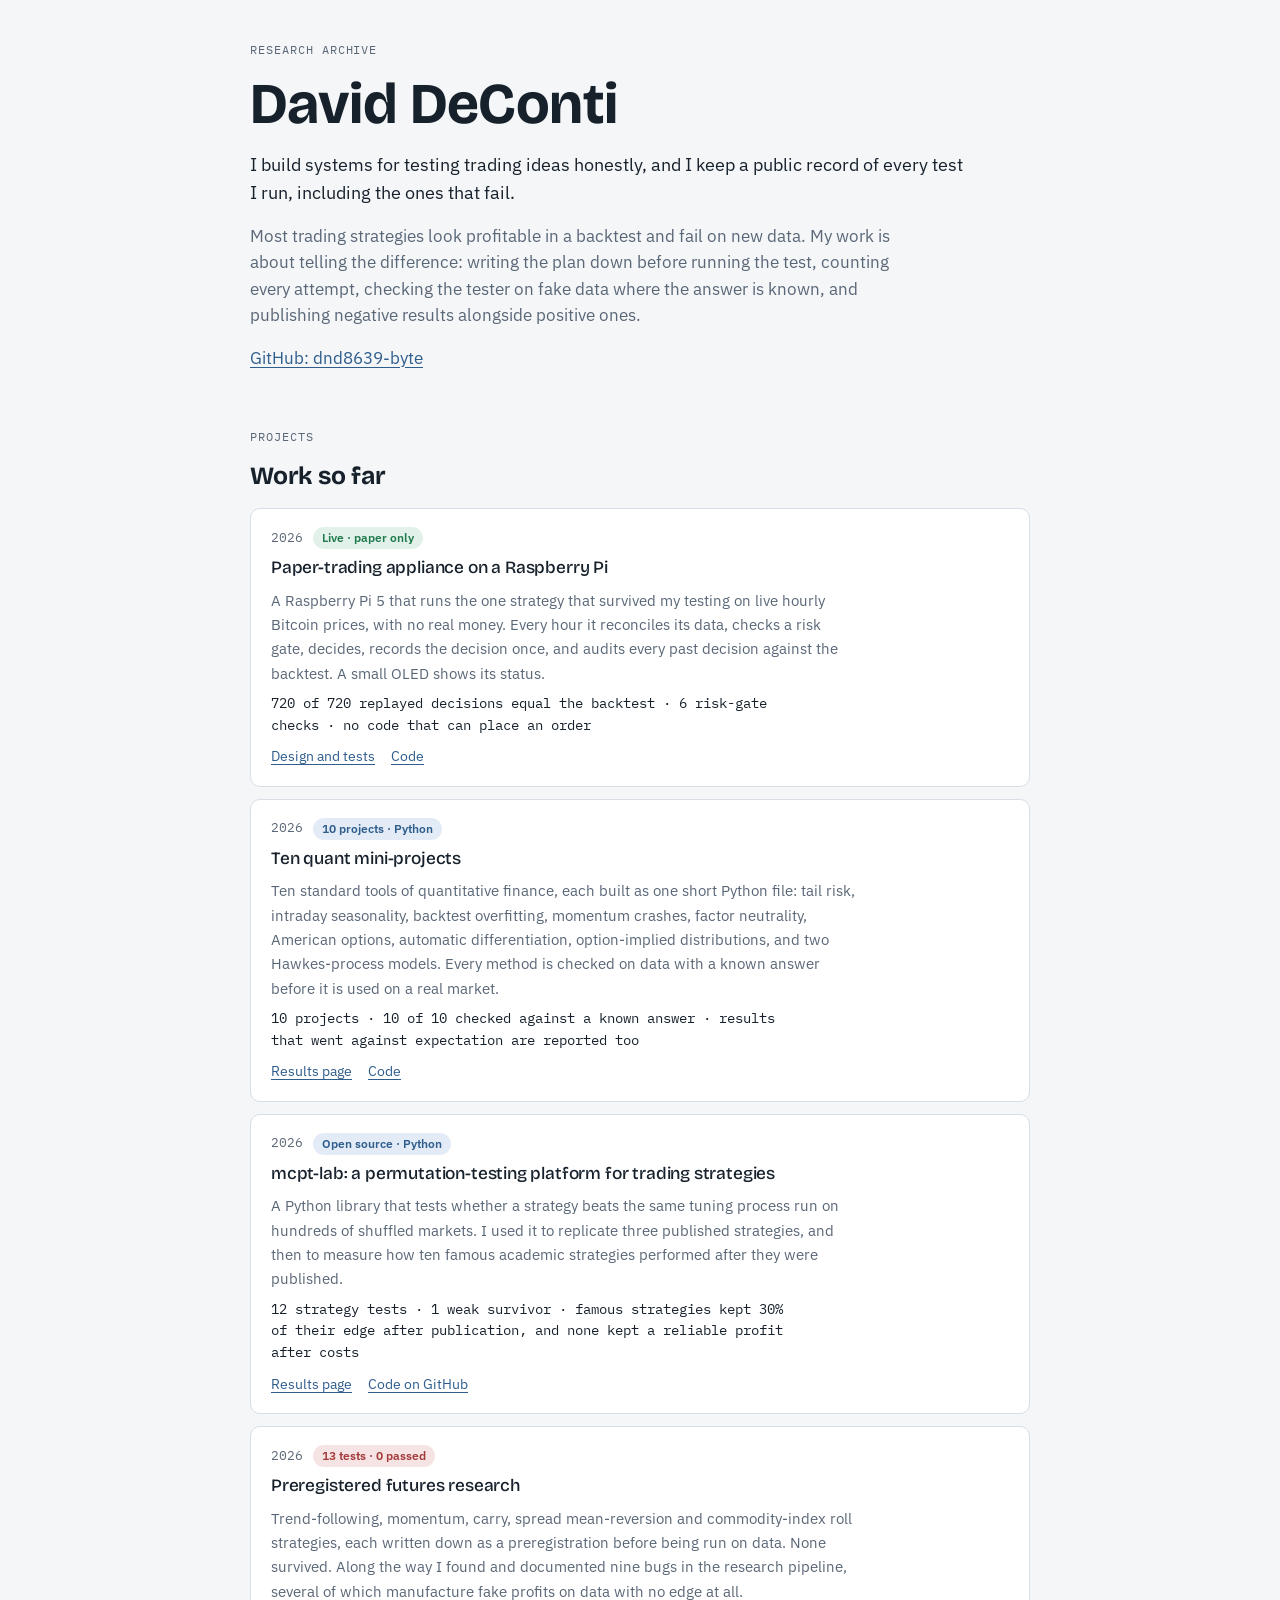
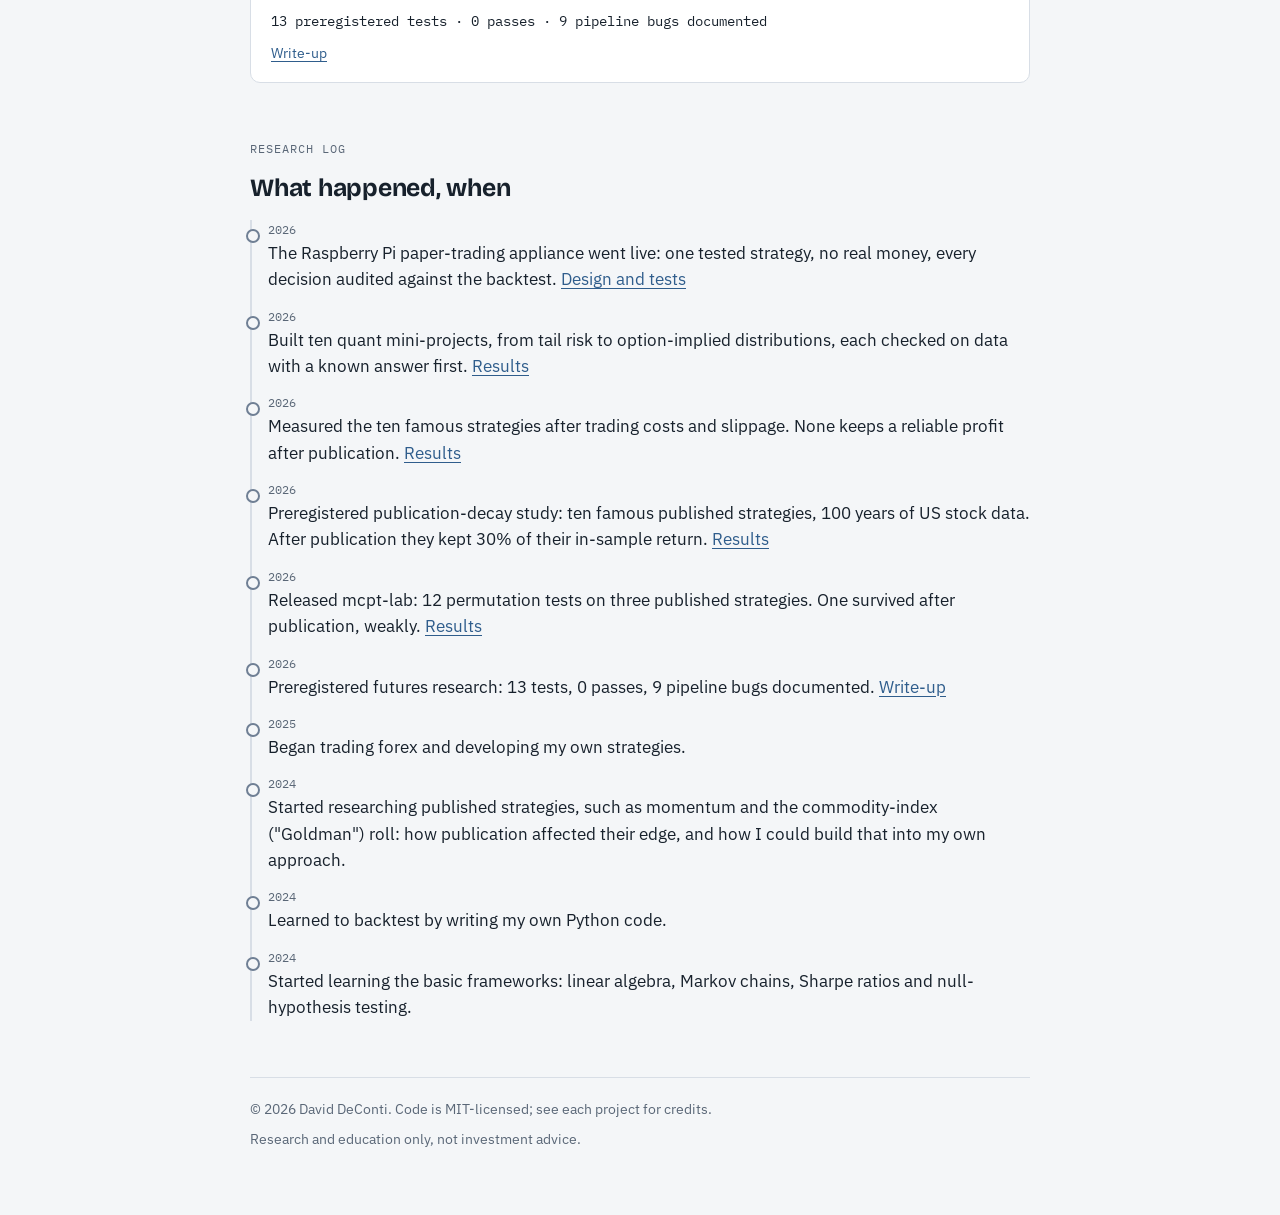
<file: index.html>
<!doctype html>
<html lang="en">
<head>
<meta charset="utf-8">
<meta name="viewport" content="width=device-width,initial-scale=1">
<title>David DeConti · Research archive</title>
<meta name="description" content="David DeConti's research archive: tools for testing trading strategies honestly, and a record of every test, including the failures.">
<link rel="preconnect" href="https://fonts.googleapis.com">
<link rel="preconnect" href="https://fonts.gstatic.com" crossorigin>
<link rel="stylesheet" href="https://fonts.googleapis.com/css2?family=Bricolage+Grotesque:opsz,wght@12..96,500;12..96,700&family=IBM+Plex+Mono:wght@400;500&family=IBM+Plex+Sans:ital,wght@0,400;0,500;0,600;1,400&display=swap">
<link rel="stylesheet" href="assets/site.css">
</head>
<body>
<main>
  <header style="display:flex;flex-direction:column;gap:16px">
    <div class="eyebrow">Research archive</div>
    <h1>David DeConti</h1>
    <!-- EDIT: add a sentence about yourself here (school, interests) whenever you like. -->
    <p class="lede">I build systems for testing trading ideas honestly, and I keep a public record of every test I run, including the ones that fail.</p>
    <p class="muted">Most trading strategies look profitable in a backtest and fail on new data. My work is about telling the difference: writing the plan down before running the test, counting every attempt, checking the tester on fake data where the answer is known, and publishing negative results alongside positive ones.</p>
    <p><a href="https://github.com/dnd8639-byte">GitHub: dnd8639-byte</a></p>
  </header>

  <section aria-labelledby="proj-h">
    <div class="eyebrow">Projects</div>
    <h2 id="proj-h">Work so far</h2>
    <ul class="projects">
      <!-- To add a project: copy one <li class="project"> block, paste it at the top, and edit it.
           New project pages go in their own folder; start from _template/index.html. -->
      <li class="project">
        <div class="meta"><span class="mono">2026</span><span class="pill pass">Live · paper only</span></div>
        <h3><a href="paper-trader/">Paper-trading appliance on a Raspberry Pi</a></h3>
        <p>A Raspberry Pi 5 that runs the one strategy that survived my testing on live hourly Bitcoin prices, with no real money. Every hour it reconciles its data, checks a risk gate, decides, records the decision once, and audits every past decision against the backtest. A small OLED shows its status.</p>
        <p class="stat">720 of 720 replayed decisions equal the backtest · 6 risk-gate checks · no code that can place an order</p>
        <div class="links"><a href="paper-trader/">Design and tests</a><a href="https://github.com/dnd8639-byte/dnd8639-byte.github.io/tree/main/paper-trader/code">Code</a></div>
      </li>
      <li class="project">
        <div class="meta"><span class="mono">2026</span><span class="pill info">10 projects · Python</span></div>
        <h3><a href="quant-projects/">Ten quant mini-projects</a></h3>
        <p>Ten standard tools of quantitative finance, each built as one short Python file: tail risk, intraday seasonality, backtest overfitting, momentum crashes, factor neutrality, American options, automatic differentiation, option-implied distributions, and two Hawkes-process models. Every method is checked on data with a known answer before it is used on a real market.</p>
        <p class="stat">10 projects · 10 of 10 checked against a known answer · results that went against expectation are reported too</p>
        <div class="links"><a href="quant-projects/">Results page</a><a href="https://github.com/dnd8639-byte/dnd8639-byte.github.io/tree/main/quant-projects/code">Code</a></div>
      </li>
      <li class="project">
        <div class="meta"><span class="mono">2026</span><span class="pill info">Open source · Python</span></div>
        <h3><a href="mcpt-lab/">mcpt-lab: a permutation-testing platform for trading strategies</a></h3>
        <p>A Python library that tests whether a strategy beats the same tuning process run on hundreds of shuffled markets. I used it to replicate three published strategies, and then to measure how ten famous academic strategies performed after they were published.</p>
        <p class="stat">12 strategy tests · 1 weak survivor · famous strategies kept 30% of their edge after publication, and none kept a reliable profit after costs</p>
        <div class="links"><a href="mcpt-lab/">Results page</a><a href="https://github.com/dnd8639-byte/mcpt-lab">Code on GitHub</a></div>
      </li>
      <li class="project">
        <div class="meta"><span class="mono">2026</span><span class="pill fail">13 tests · 0 passed</span></div>
        <h3><a href="futures-research/">Preregistered futures research</a></h3>
        <p>Trend-following, momentum, carry, spread mean-reversion and commodity-index roll strategies, each written down as a preregistration before being run on data. None survived. Along the way I found and documented nine bugs in the research pipeline, several of which manufacture fake profits on data with no edge at all.</p>
        <p class="stat">13 preregistered tests · 0 passes · 9 pipeline bugs documented</p>
        <div class="links"><a href="futures-research/">Write-up</a></div>
      </li>
    </ul>
  </section>

  <section aria-labelledby="log-h">
    <div class="eyebrow">Research log</div>
    <h2 id="log-h">What happened, when</h2>
    <!-- To add an entry: copy one <li> and put it at the top. Newest first. -->
    <ol class="log" reversed>
      <li><time datetime="2026">2026</time>The Raspberry Pi paper-trading appliance went live: one tested strategy, no real money, every decision audited against the backtest. <a href="paper-trader/">Design and tests</a></li>
      <li><time datetime="2026">2026</time>Built ten quant mini-projects, from tail risk to option-implied distributions, each checked on data with a known answer first. <a href="quant-projects/">Results</a></li>
      <li><time datetime="2026">2026</time>Measured the ten famous strategies after trading costs and slippage. None keeps a reliable profit after publication. <a href="mcpt-lab/#decay-h">Results</a></li>
      <li><time datetime="2026">2026</time>Preregistered publication-decay study: ten famous published strategies, 100 years of US stock data. After publication they kept 30% of their in-sample return. <a href="mcpt-lab/#decay-h">Results</a></li>
      <li><time datetime="2026">2026</time>Released mcpt-lab: 12 permutation tests on three published strategies. One survived after publication, weakly. <a href="mcpt-lab/">Results</a></li>
      <li><time datetime="2026">2026</time>Preregistered futures research: 13 tests, 0 passes, 9 pipeline bugs documented. <a href="futures-research/">Write-up</a></li>
      <li><time datetime="2025">2025</time>Began trading forex and developing my own strategies.</li>
      <li><time datetime="2024">2024</time>Started researching published strategies, such as momentum and the commodity-index ("Goldman") roll: how publication affected their edge, and how I could build that into my own approach.</li>
      <li><time datetime="2024">2024</time>Learned to backtest by writing my own Python code.</li>
      <li><time datetime="2024">2024</time>Started learning the basic frameworks: linear algebra, Markov chains, Sharpe ratios and null-hypothesis testing.</li>
    </ol>
  </section>

  <footer>
    <p>© 2026 David DeConti. Code is MIT-licensed; see each project for credits.</p>
    <p>Research and education only, not investment advice.</p>
  </footer>
</main>
</body>
</html>
</file>
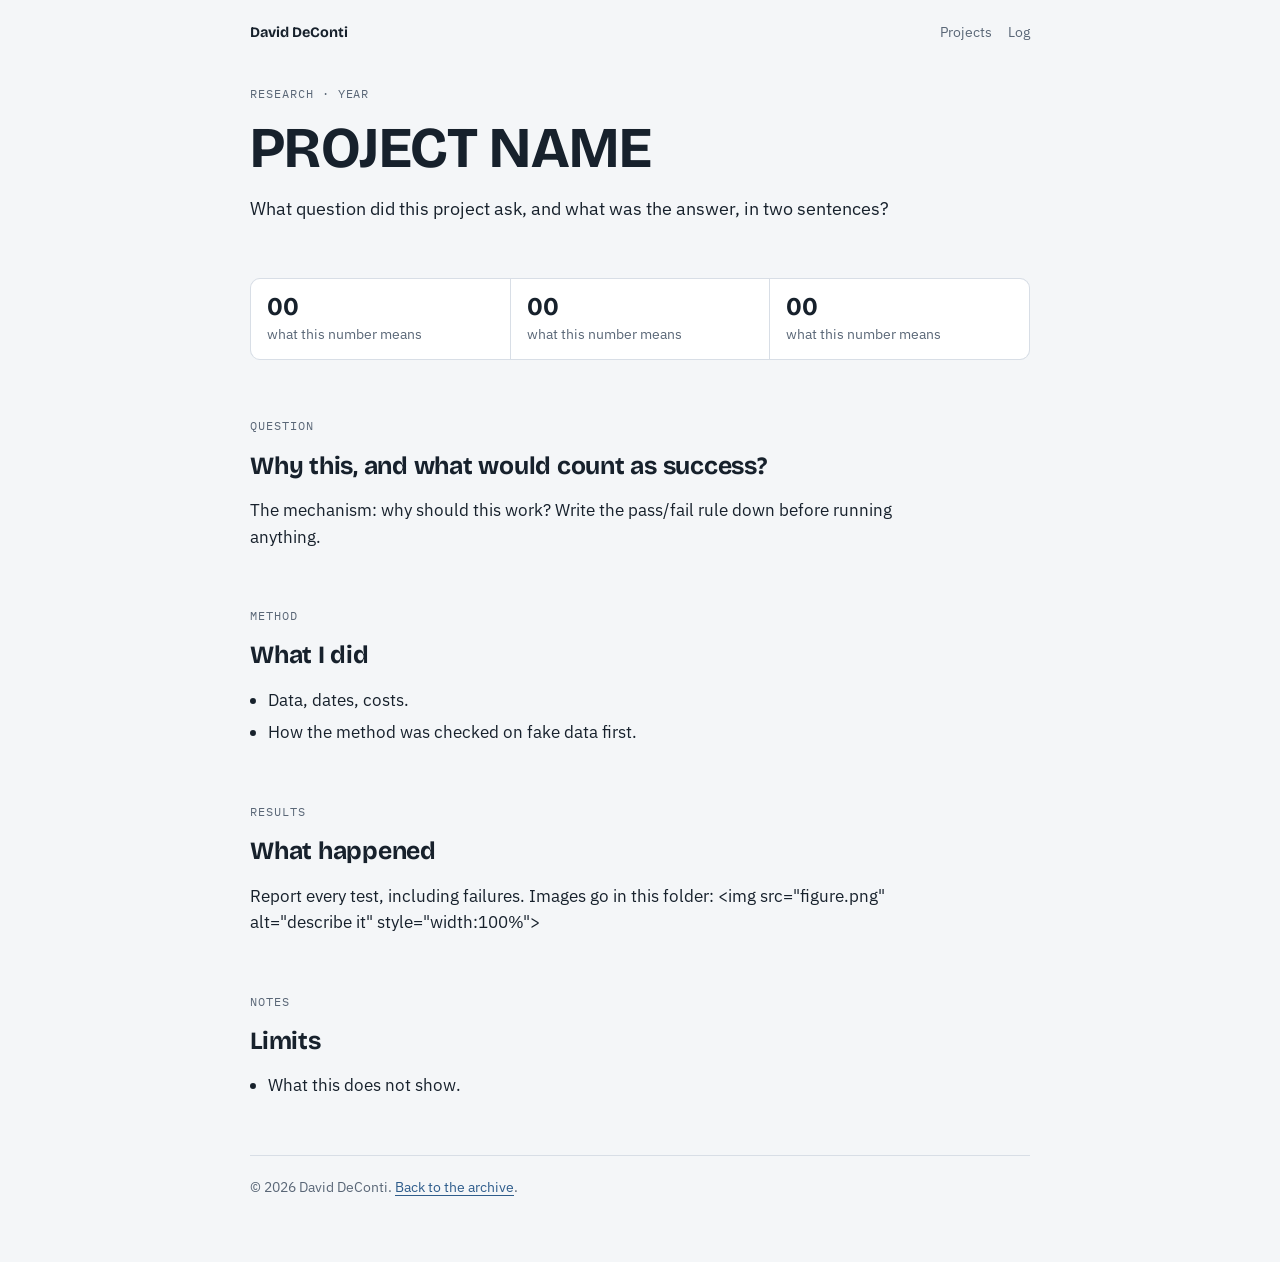
<file: _template/index.html>
<!doctype html>
<html lang="en">
<head>
<meta charset="utf-8">
<meta name="viewport" content="width=device-width,initial-scale=1">
<!-- EDIT: page title and one-sentence description -->
<title>PROJECT NAME · David DeConti</title>
<meta name="description" content="One sentence about this project.">
<link rel="preconnect" href="https://fonts.googleapis.com">
<link rel="preconnect" href="https://fonts.gstatic.com" crossorigin>
<link rel="stylesheet" href="https://fonts.googleapis.com/css2?family=Bricolage+Grotesque:opsz,wght@12..96,500;12..96,700&family=IBM+Plex+Mono:wght@400;500&family=IBM+Plex+Sans:ital,wght@0,400;0,500;0,600;1,400&display=swap">
<link rel="stylesheet" href="../assets/site.css">
</head>
<body>
<div class="topbar"><a href="../">David DeConti</a><nav><a href="../#proj-h">Projects</a><a href="../#log-h">Log</a></nav></div>
<main>
  <header style="display:flex;flex-direction:column;gap:16px">
    <div class="eyebrow">Research · YEAR</div>
    <h1>PROJECT NAME</h1>
    <p class="lede">What question did this project ask, and what was the answer, in two sentences?</p>
  </header>

  <!-- Optional: three headline numbers -->
  <div class="facts">
    <div class="fact"><b class="mono">00</b><span>what this number means</span></div>
    <div class="fact"><b class="mono">00</b><span>what this number means</span></div>
    <div class="fact"><b class="mono">00</b><span>what this number means</span></div>
  </div>

  <section aria-labelledby="q-h">
    <div class="eyebrow">Question</div>
    <h2 id="q-h">Why this, and what would count as success?</h2>
    <p>The mechanism: why should this work? Write the pass/fail rule down before running anything.</p>
  </section>

  <section aria-labelledby="m-h">
    <div class="eyebrow">Method</div>
    <h2 id="m-h">What I did</h2>
    <ul class="plain">
      <li>Data, dates, costs.</li>
      <li>How the method was checked on fake data first.</li>
    </ul>
  </section>

  <section aria-labelledby="r-h">
    <div class="eyebrow">Results</div>
    <h2 id="r-h">What happened</h2>
    <p>Report every test, including failures. Images go in this folder: &lt;img src="figure.png" alt="describe it" style="width:100%"&gt;</p>
  </section>

  <section aria-labelledby="l-h">
    <div class="eyebrow">Notes</div>
    <h2 id="l-h">Limits</h2>
    <ul class="plain"><li>What this does not show.</li></ul>
  </section>

  <footer>
    <p>© 2026 David DeConti. <a href="../">Back to the archive</a>.</p>
  </footer>
</main>
</body>
</html>
</file>
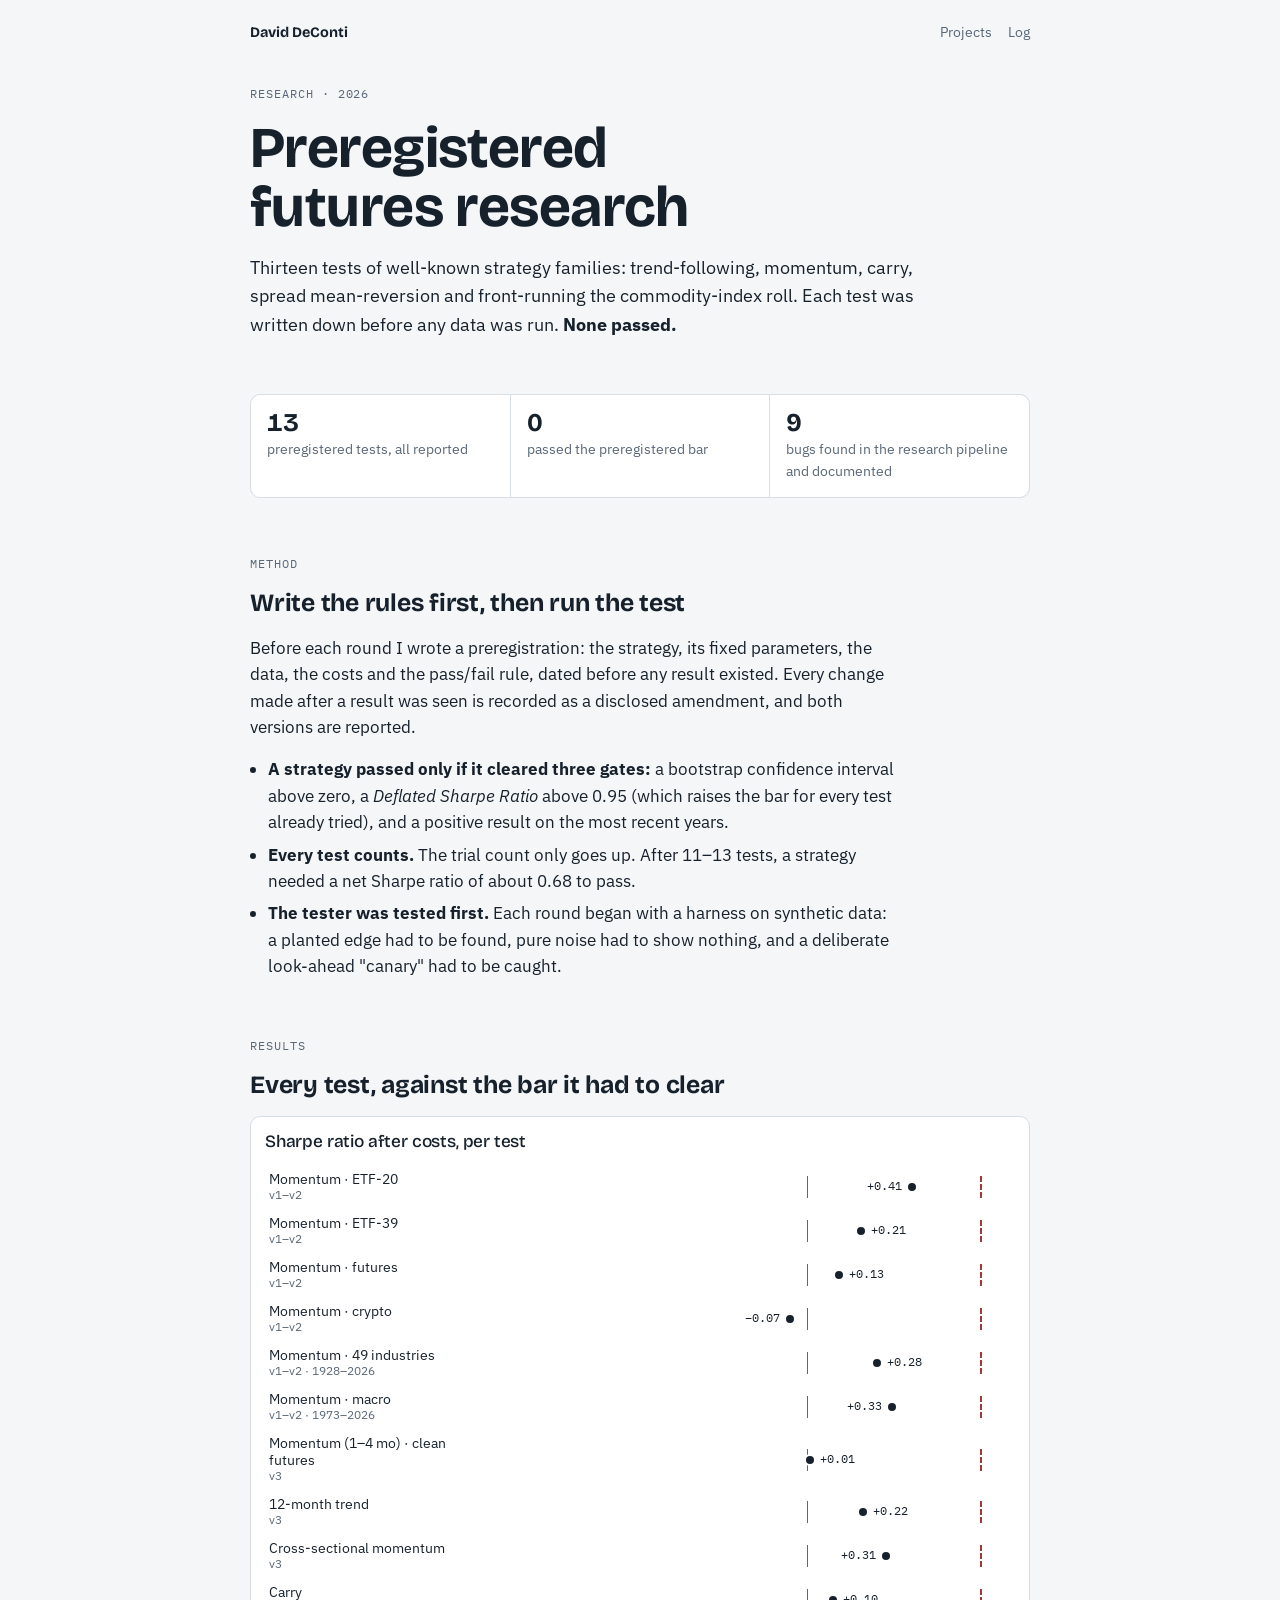
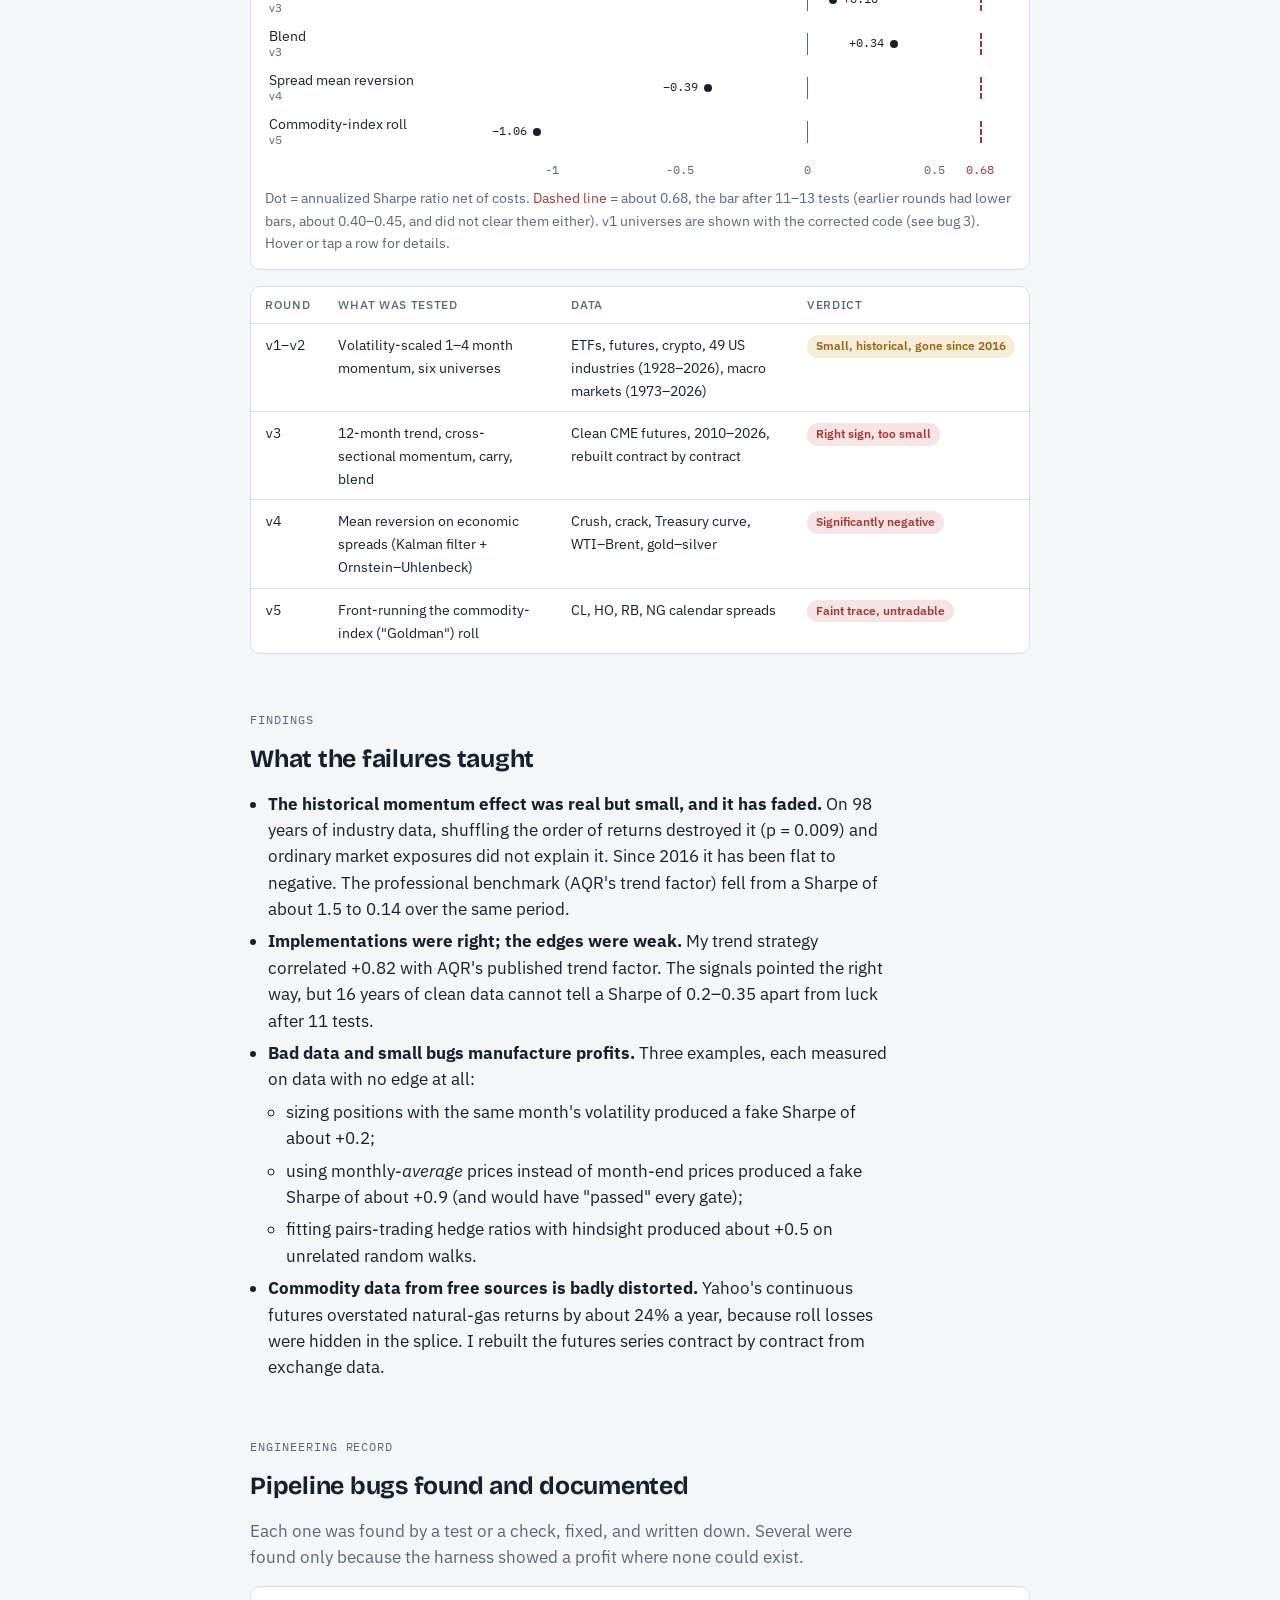
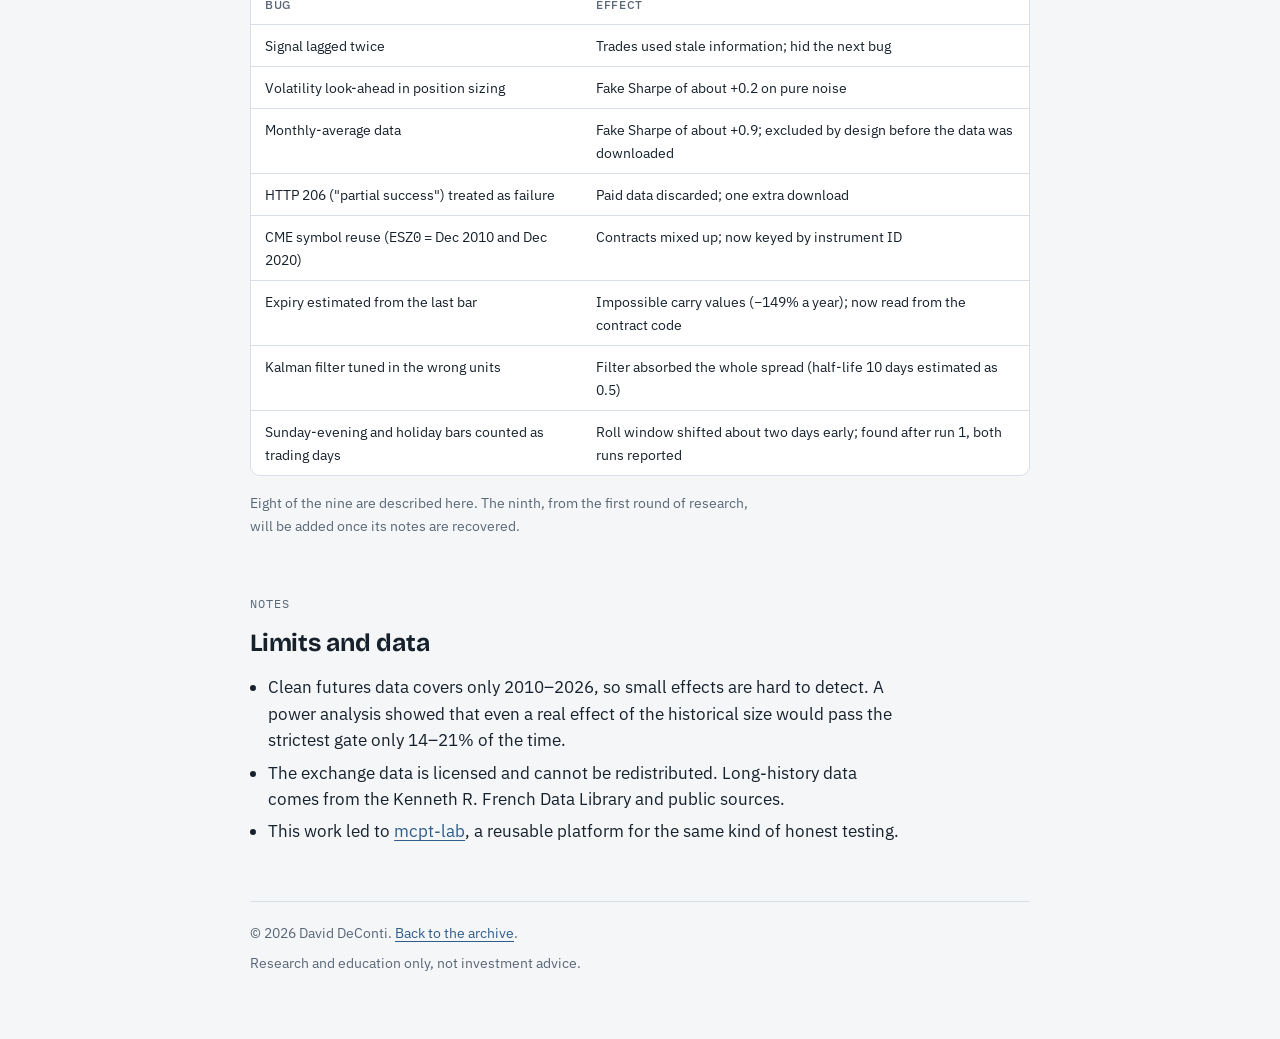
<file: futures-research/index.html>
<!doctype html>
<html lang="en">
<head>
<meta charset="utf-8">
<meta name="viewport" content="width=device-width,initial-scale=1">
<title>Preregistered futures research · David DeConti</title>
<meta name="description" content="Thirteen preregistered tests of trend, momentum, carry, spread and roll strategies on futures and long-history data. None passed. Nine pipeline bugs documented.">
<link rel="preconnect" href="https://fonts.googleapis.com">
<link rel="preconnect" href="https://fonts.gstatic.com" crossorigin>
<link rel="stylesheet" href="https://fonts.googleapis.com/css2?family=Bricolage+Grotesque:opsz,wght@12..96,500;12..96,700&family=IBM+Plex+Mono:wght@400;500&family=IBM+Plex+Sans:ital,wght@0,400;0,500;0,600;1,400&display=swap">
<link rel="stylesheet" href="../assets/site.css">
<style>
.srows{display:flex;flex-direction:column;gap:2px;margin-top:4px}
.srow{display:grid;grid-template-columns:minmax(150px,220px) 1fr;gap:12px;align-items:center;padding:5px 4px;border-radius:6px;outline:none}
.srow:hover,.srow:focus-visible{background:var(--accent-soft)}
.srow .nm{font-size:.86rem;line-height:1.25}
.srow .nm small{display:block;color:var(--muted);font-size:.74rem}
.track{position:relative;height:22px}
.track .zero{position:absolute;top:0;bottom:0;width:1px;background:var(--muted)}
.track .bar{position:absolute;top:0;bottom:0;width:0;border-left:2px dashed var(--fail)}
.track .dot{position:absolute;top:50%;width:12px;height:12px;margin:-6px 0 0 -6px;border-radius:50%;background:var(--ink);border:2px solid var(--surface)}
.track .val{position:absolute;top:1px;font-family:var(--mono);font-size:.72rem;color:var(--ink);white-space:nowrap}
.axis{display:grid;grid-template-columns:minmax(150px,220px) 1fr;gap:12px;padding:0 4px}
.axis .ticks{position:relative;height:18px;font-family:var(--mono);font-size:.72rem;color:var(--muted)}
.axis .ticks span{position:absolute;transform:translateX(-50%)}
@media (max-width:640px){.srow,.axis{grid-template-columns:1fr;gap:2px}.axis>div:first-child{display:none}}
</style>
</head>
<body>
<div class="topbar"><a href="../">David DeConti</a><nav><a href="../#proj-h">Projects</a><a href="../#log-h">Log</a></nav></div>
<main>
  <header style="display:flex;flex-direction:column;gap:16px">
    <div class="eyebrow">Research · 2026</div>
    <h1>Preregistered futures research</h1>
    <p class="lede">Thirteen tests of well-known strategy families: trend-following, momentum, carry, spread mean-reversion and front-running the commodity-index roll. Each test was written down before any data was run. <strong>None passed.</strong></p>
  </header>

  <div class="facts">
    <div class="fact"><b class="mono">13</b><span>preregistered tests, all reported</span></div>
    <div class="fact"><b class="mono">0</b><span>passed the preregistered bar</span></div>
    <div class="fact"><b class="mono">9</b><span>bugs found in the research pipeline and documented</span></div>
  </div>

  <section aria-labelledby="how-h">
    <div class="eyebrow">Method</div>
    <h2 id="how-h">Write the rules first, then run the test</h2>
    <p>Before each round I wrote a preregistration: the strategy, its fixed parameters, the data, the costs and the pass/fail rule, dated before any result existed. Every change made after a result was seen is recorded as a disclosed amendment, and both versions are reported.</p>
    <ul class="plain">
      <li><strong>A strategy passed only if it cleared three gates:</strong> a bootstrap confidence interval above zero, a <em>Deflated Sharpe Ratio</em> above 0.95 (which raises the bar for every test already tried), and a positive result on the most recent years.</li>
      <li><strong>Every test counts.</strong> The trial count only goes up. After 11–13 tests, a strategy needed a net Sharpe ratio of about 0.68 to pass.</li>
      <li><strong>The tester was tested first.</strong> Each round began with a harness on synthetic data: a planted edge had to be found, pure noise had to show nothing, and a deliberate look-ahead "canary" had to be caught.</li>
    </ul>
  </section>

  <section aria-labelledby="res-h">
    <div class="eyebrow">Results</div>
    <h2 id="res-h">Every test, against the bar it had to clear</h2>
    <div class="chart">
      <h3>Sharpe ratio after costs, per test</h3>
      <div class="srows" id="srows" role="list"></div>
      <div class="axis"><div></div><div class="ticks" id="ticks"></div></div>
      <div class="tip" id="stip" hidden></div>
      <div class="caption">Dot = annualized Sharpe ratio net of costs. <span style="color:var(--fail)">Dashed line</span> = about 0.68, the bar after 11–13 tests (earlier rounds had lower bars, about 0.40–0.45, and did not clear them either). v1 universes are shown with the corrected code (see bug 3). Hover or tap a row for details.</div>
    </div>
    <div class="tablewrap"><table>
      <thead><tr><th>Round</th><th>What was tested</th><th>Data</th><th>Verdict</th></tr></thead>
      <tbody>
        <tr><td class="mono">v1–v2</td><td>Volatility-scaled 1–4 month momentum, six universes</td><td>ETFs, futures, crypto, 49 US industries (1928–2026), macro markets (1973–2026)</td><td><span class="pill warn">Small, historical, gone since 2016</span></td></tr>
        <tr><td class="mono">v3</td><td>12-month trend, cross-sectional momentum, carry, blend</td><td>Clean CME futures, 2010–2026, rebuilt contract by contract</td><td><span class="pill fail">Right sign, too small</span></td></tr>
        <tr><td class="mono">v4</td><td>Mean reversion on economic spreads (Kalman filter + Ornstein–Uhlenbeck)</td><td>Crush, crack, Treasury curve, WTI–Brent, gold–silver</td><td><span class="pill fail">Significantly negative</span></td></tr>
        <tr><td class="mono">v5</td><td>Front-running the commodity-index ("Goldman") roll</td><td>CL, HO, RB, NG calendar spreads</td><td><span class="pill fail">Faint trace, untradable</span></td></tr>
      </tbody>
    </table></div>
  </section>

  <section aria-labelledby="learn-h">
    <div class="eyebrow">Findings</div>
    <h2 id="learn-h">What the failures taught</h2>
    <ul class="plain">
      <li><strong>The historical momentum effect was real but small, and it has faded.</strong> On 98 years of industry data, shuffling the order of returns destroyed it (p = 0.009) and ordinary market exposures did not explain it. Since 2016 it has been flat to negative. The professional benchmark (AQR's trend factor) fell from a Sharpe of about 1.5 to 0.14 over the same period.</li>
      <li><strong>Implementations were right; the edges were weak.</strong> My trend strategy correlated +0.82 with AQR's published trend factor. The signals pointed the right way, but 16 years of clean data cannot tell a Sharpe of 0.2–0.35 apart from luck after 11 tests.</li>
      <li><strong>Bad data and small bugs manufacture profits.</strong> Three examples, each measured on data with no edge at all:
        <ul class="plain" style="margin-top:6px">
          <li>sizing positions with the same month's volatility produced a fake Sharpe of about +0.2;</li>
          <li>using monthly-<em>average</em> prices instead of month-end prices produced a fake Sharpe of about +0.9 (and would have "passed" every gate);</li>
          <li>fitting pairs-trading hedge ratios with hindsight produced about +0.5 on unrelated random walks.</li>
        </ul>
      </li>
      <li><strong>Commodity data from free sources is badly distorted.</strong> Yahoo's continuous futures overstated natural-gas returns by about 24% a year, because roll losses were hidden in the splice. I rebuilt the futures series contract by contract from exchange data.</li>
    </ul>
  </section>

  <section aria-labelledby="bugs-h">
    <div class="eyebrow">Engineering record</div>
    <h2 id="bugs-h">Pipeline bugs found and documented</h2>
    <p class="muted">Each one was found by a test or a check, fixed, and written down. Several were found only because the harness showed a profit where none could exist.</p>
    <div class="tablewrap"><table>
      <thead><tr><th>Bug</th><th>Effect</th></tr></thead>
      <tbody>
        <tr><td>Signal lagged twice</td><td>Trades used stale information; hid the next bug</td></tr>
        <tr><td>Volatility look-ahead in position sizing</td><td>Fake Sharpe of about +0.2 on pure noise</td></tr>
        <tr><td>Monthly-average data</td><td>Fake Sharpe of about +0.9; excluded by design before the data was downloaded</td></tr>
        <tr><td>HTTP 206 ("partial success") treated as failure</td><td>Paid data discarded; one extra download</td></tr>
        <tr><td>CME symbol reuse (<span class="mono">ESZ0</span> = Dec 2010 and Dec 2020)</td><td>Contracts mixed up; now keyed by instrument ID</td></tr>
        <tr><td>Expiry estimated from the last bar</td><td>Impossible carry values (−149% a year); now read from the contract code</td></tr>
        <tr><td>Kalman filter tuned in the wrong units</td><td>Filter absorbed the whole spread (half-life 10 days estimated as 0.5)</td></tr>
        <tr><td>Sunday-evening and holiday bars counted as trading days</td><td>Roll window shifted about two days early; found after run 1, both runs reported</td></tr>
      </tbody>
    </table></div>
    <p class="caption">Eight of the nine are described here. The ninth, from the first round of research, will be added once its notes are recovered.</p>
  </section>

  <section aria-labelledby="notes-h">
    <div class="eyebrow">Notes</div>
    <h2 id="notes-h">Limits and data</h2>
    <ul class="plain">
      <li>Clean futures data covers only 2010–2026, so small effects are hard to detect. A power analysis showed that even a real effect of the historical size would pass the strictest gate only 14–21% of the time.</li>
      <li>The exchange data is licensed and cannot be redistributed. Long-history data comes from the Kenneth R. French Data Library and public sources.</li>
      <li>This work led to <a href="../mcpt-lab/">mcpt-lab</a>, a reusable platform for the same kind of honest testing.</li>
    </ul>
  </section>

  <footer>
    <p>© 2026 David DeConti. <a href="../">Back to the archive</a>.</p>
    <p>Research and education only, not investment advice.</p>
  </footer>
</main>
<script>
// Net Sharpe per preregistered test. Source: RESULTS_v2.md ... RESULTS_v5.md
const TESTS = [
  ["v1–v2", "Momentum · ETF-20", "", 0.411, "v1 universe, rerun with corrected (causal) code"],
  ["v1–v2", "Momentum · ETF-39", "", 0.213, "v1 universe, corrected code"],
  ["v1–v2", "Momentum · futures", "", 0.127, "v1 universe, corrected code"],
  ["v1–v2", "Momentum · crypto", "", -0.065, "v1 universe, corrected code"],
  ["v1–v2", "Momentum · 49 industries", "1928–2026", 0.275, "95% CI +0.05 to +0.50; Deflated Sharpe 0.70 (needed 0.95); −0.14 since 2016"],
  ["v1–v2", "Momentum · macro", "1973–2026", 0.334, "95% CI +0.06 to +0.60; Deflated Sharpe 0.80; −0.35 since 2016"],
  ["v3", "Momentum (1–4 mo) · clean futures", "", 0.01, "Same strategy on clean CME data: gone"],
  ["v3", "12-month trend", "", 0.22, "+0.42 before costs; correlates +0.82 with AQR's trend factor"],
  ["v3", "Cross-sectional momentum", "", 0.31, "+0.50 before costs"],
  ["v3", "Carry", "", 0.10, "+0.40 before costs"],
  ["v3", "Blend", "", 0.34, "Best of the round; needed about 0.68"],
  ["v4", "Spread mean reversion", "", -0.39, "−0.07 before costs; significantly negative after"],
  ["v5", "Commodity-index roll", "", -1.06, "+0.18 before costs; the corrected run (run 1: −1.76)"],
];
const lo = -1.2, hi = 0.8, BAR = 0.68, pct = v => (v - lo) / (hi - lo) * 100;
const box = document.getElementById("srows"), tip = document.getElementById("stip"), wrap = box.parentElement;
const fmt = v => (v >= 0 ? "+" : "−") + Math.abs(v).toFixed(2);
TESTS.forEach(([round, name, sub, v, note]) => {
  const r = document.createElement("div"); r.className = "srow"; r.tabIndex = 0; r.setAttribute("role", "listitem");
  r.setAttribute("aria-label", `${round} ${name}: Sharpe ${fmt(v)}. ${note}`);
  const right = v < 0 || v > 0.3;     // label left of the dot when it would hit the zero line or the bar
  r.innerHTML = `<div class="nm">${name}<small>${round}${sub ? " · " + sub : ""}</small></div>
    <div class="track"><div class="zero" style="left:${pct(0)}%"></div><div class="bar" style="left:${pct(BAR)}%"></div>
    <div class="dot" style="left:${pct(v)}%"></div>
    <span class="val" style="${right ? `right:calc(${100 - pct(v)}% + 10px)` : `left:calc(${pct(v)}% + 10px)`}">${fmt(v)}</span></div>`;
  const show = e => {
    tip.innerHTML = `<b>${name}</b> · ${round}<br><span class="mono">net Sharpe ${fmt(v)}</span><br>${note}`;
    tip.hidden = false;
    const wb = wrap.getBoundingClientRect(), rb = r.getBoundingClientRect();
    const x = (e && e.clientX ? e.clientX : rb.left + 60) - wb.left, y = (e && e.clientY ? e.clientY : rb.bottom - 8) - wb.top;
    tip.style.left = Math.max(4, Math.min(wrap.clientWidth - tip.offsetWidth - 4, x + 14)) + "px";
    tip.style.top = (y + 14) + "px";
  };
  r.addEventListener("pointermove", show); r.addEventListener("focus", () => show());
  r.addEventListener("pointerleave", () => tip.hidden = true); r.addEventListener("blur", () => tip.hidden = true);
  box.appendChild(r);
});
const ticks = document.getElementById("ticks");
[-1, -0.5, 0, 0.5].forEach(v => ticks.insertAdjacentHTML("beforeend", `<span style="left:${pct(v)}%">${v}</span>`));
ticks.insertAdjacentHTML("beforeend", `<span style="left:${pct(BAR)}%;color:var(--fail)">0.68</span>`);
</script>
</body>
</html>
</file>
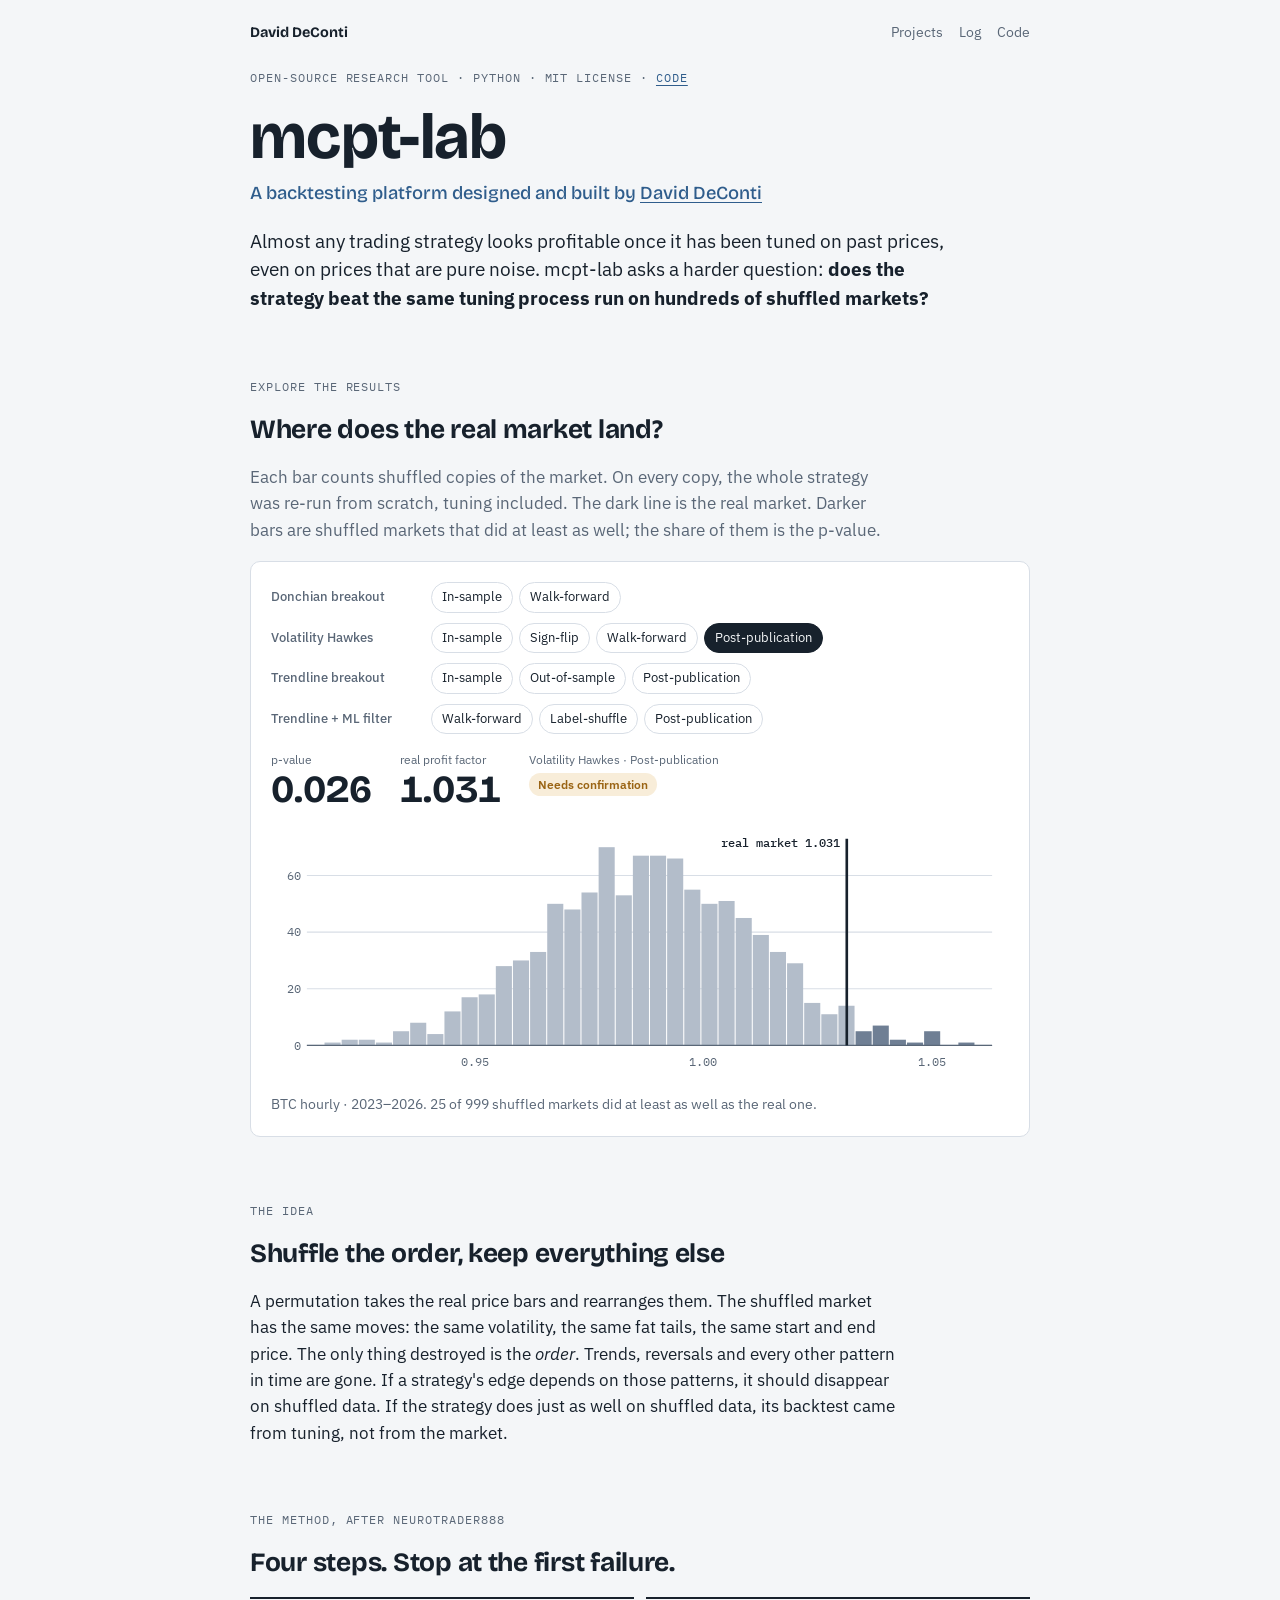
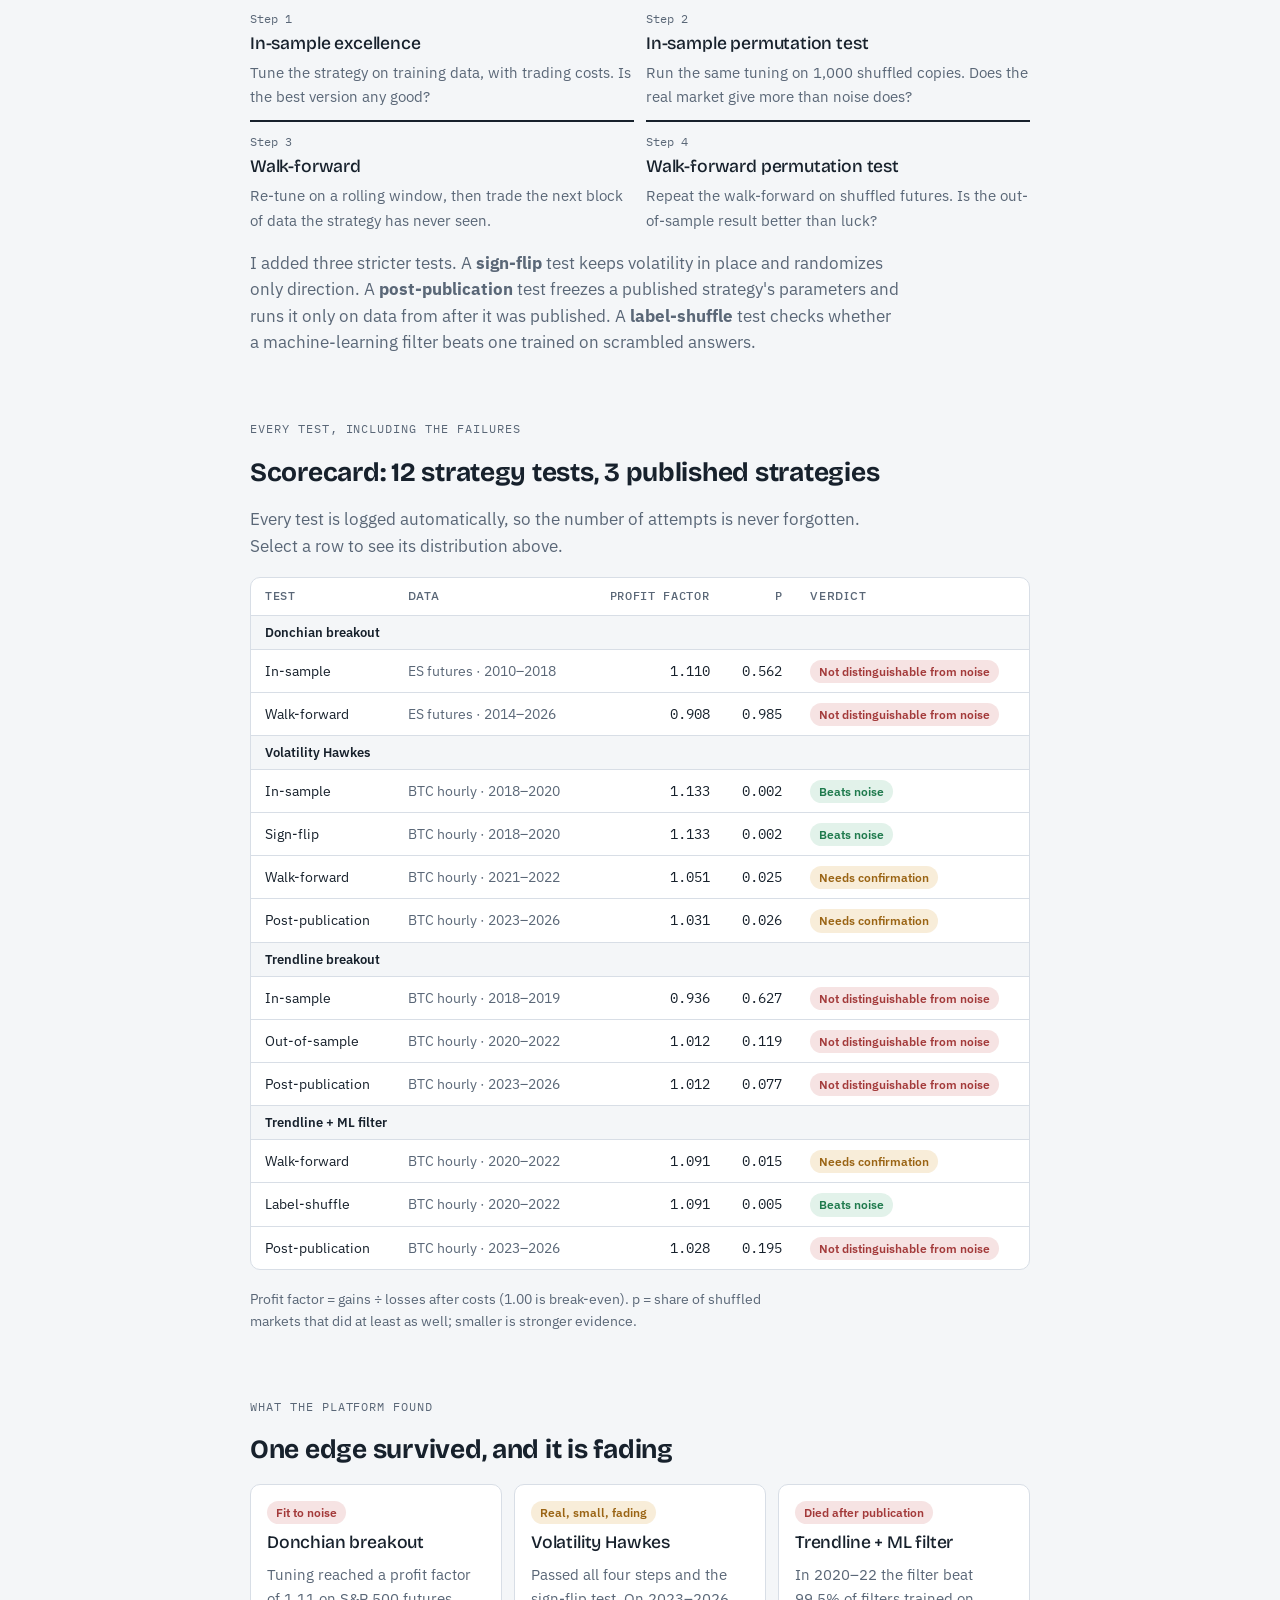
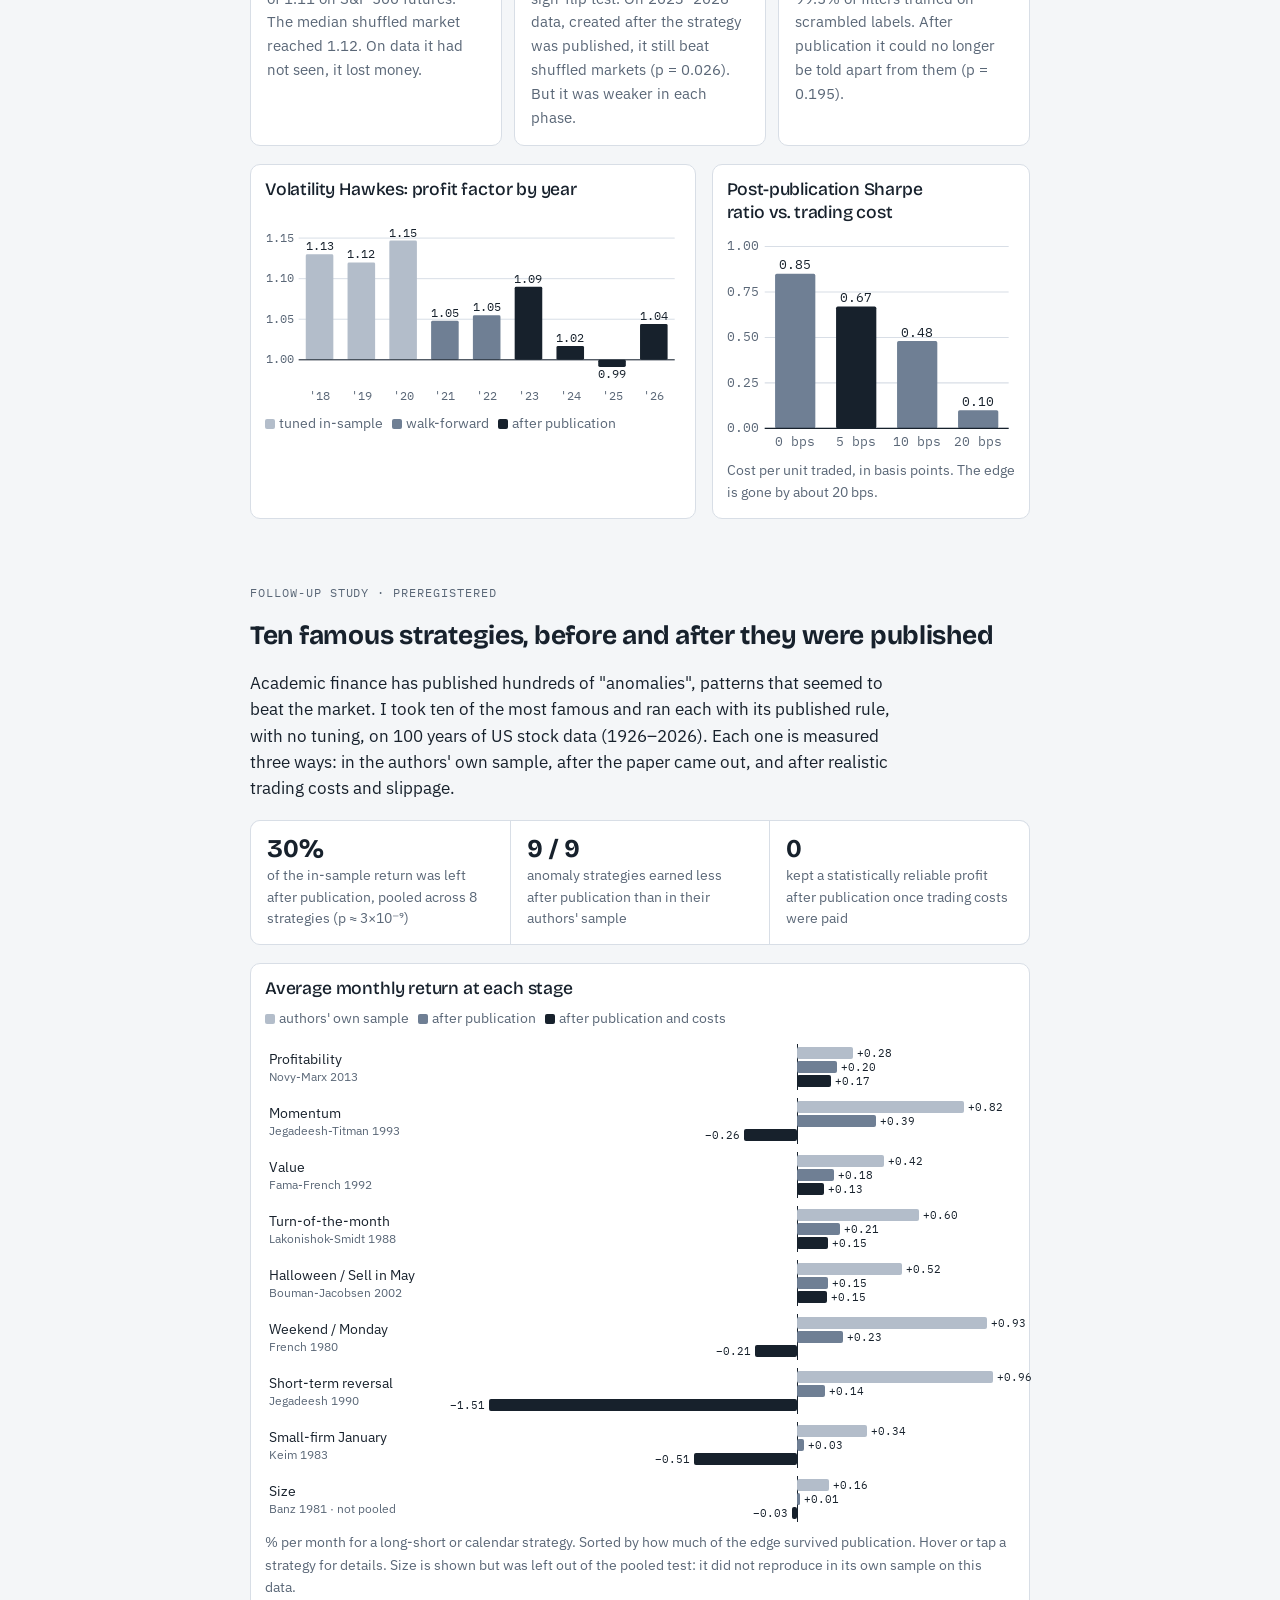
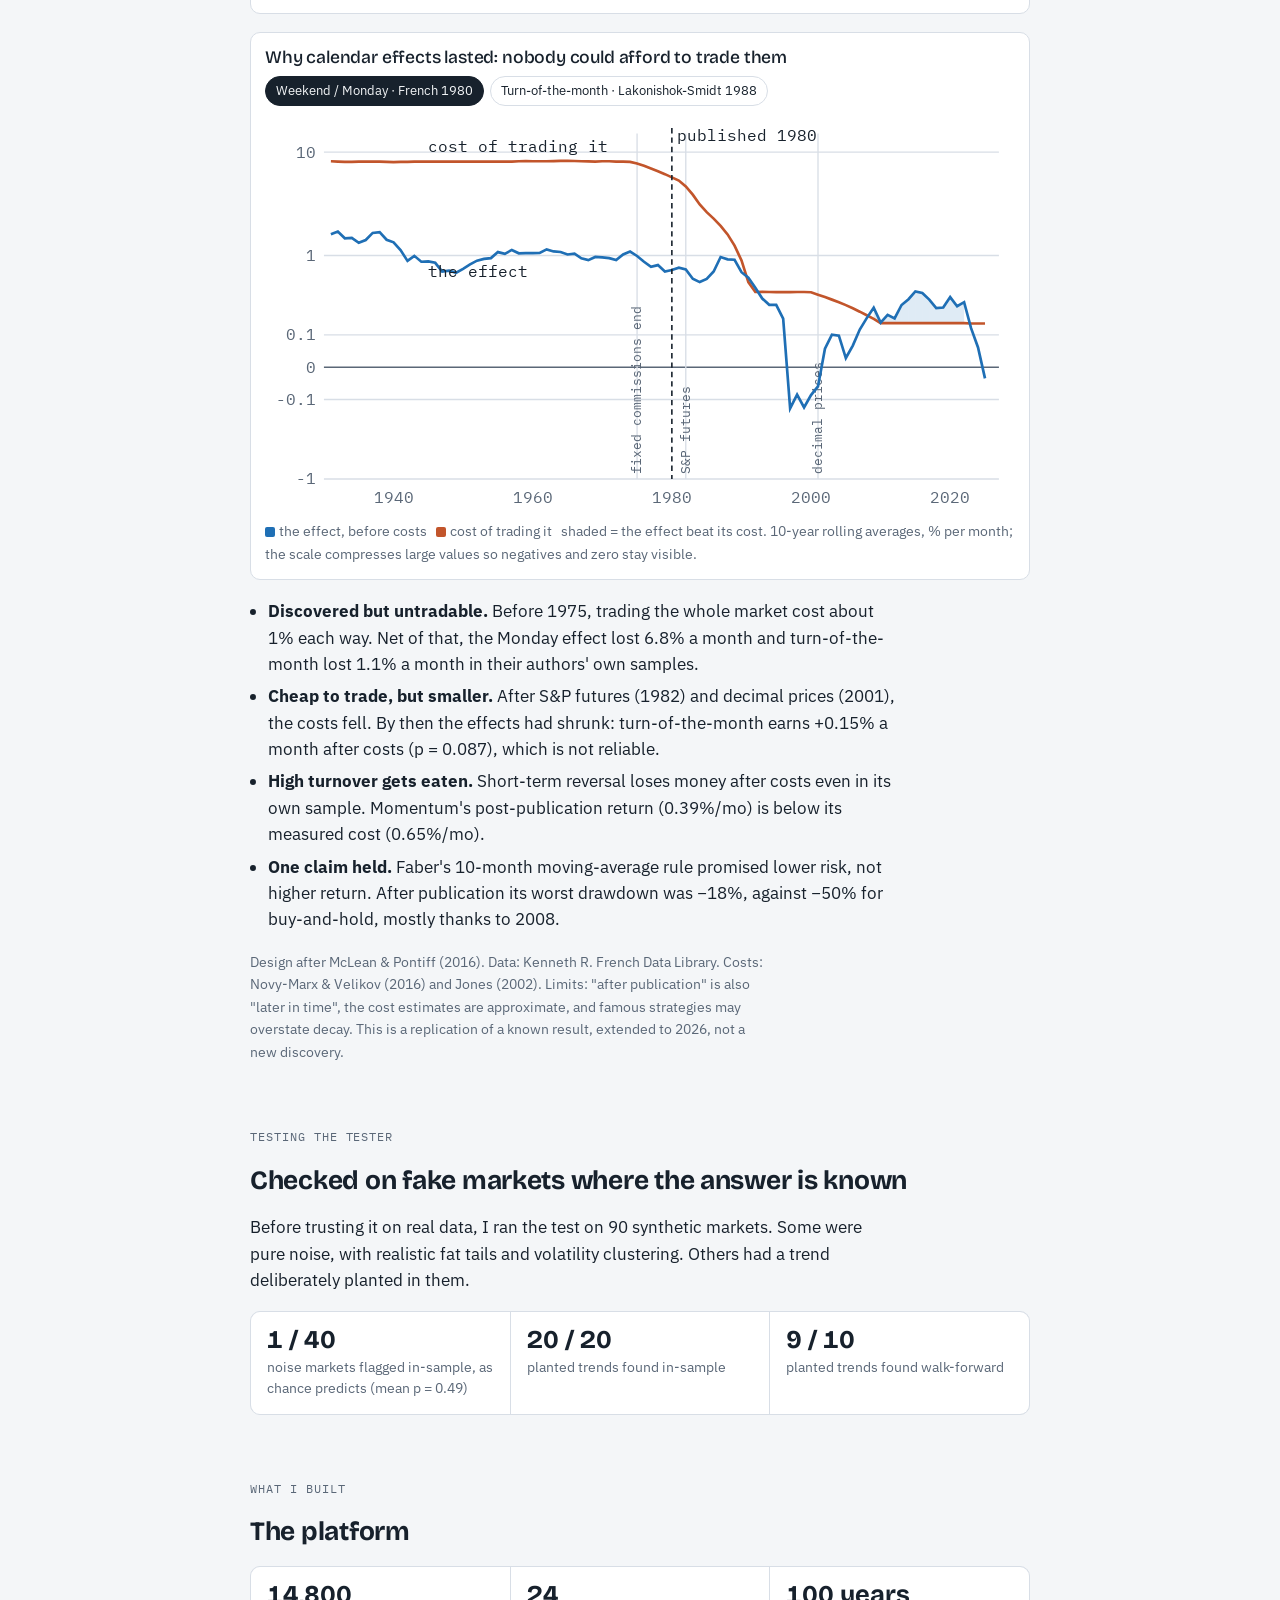
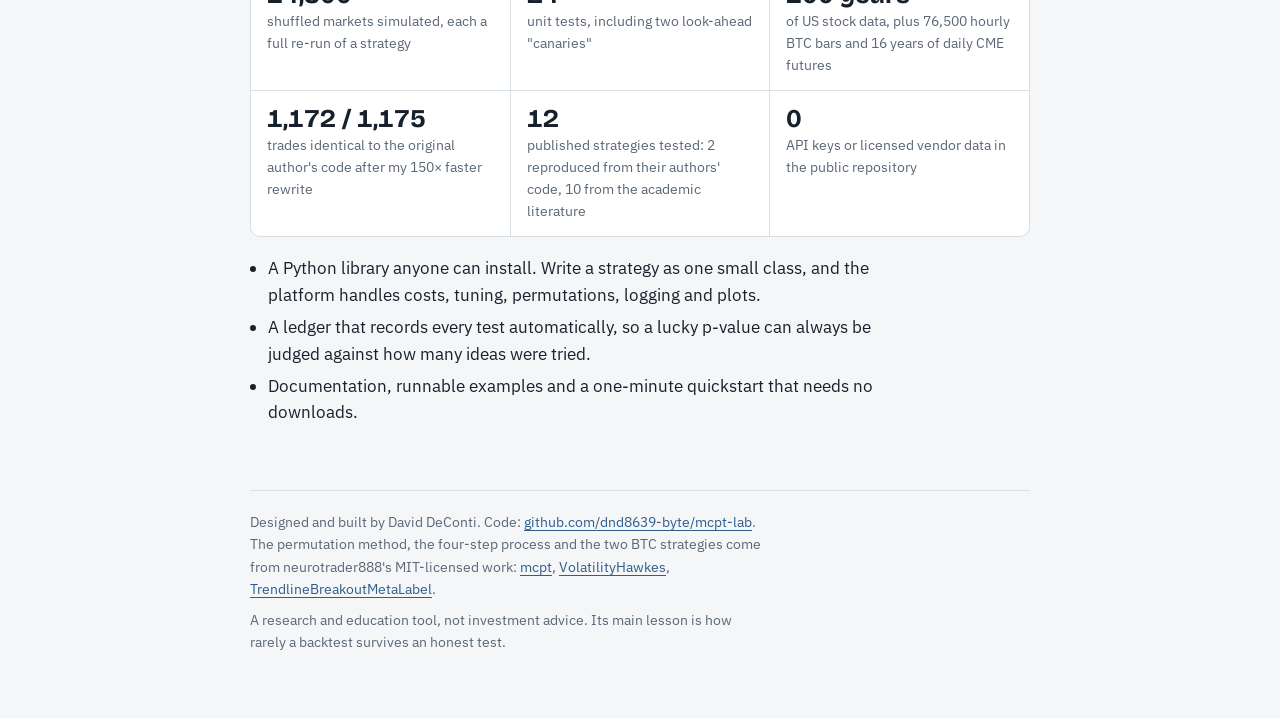
<file: mcpt-lab/index.html>
<!doctype html>
<html lang="en">
<head>
<meta charset="utf-8">
<meta name="viewport" content="width=device-width,initial-scale=1">
<title>mcpt-lab · David DeConti</title>
<meta name="description" content="mcpt-lab: a permutation-testing platform for trading strategies, with 12 strategy tests and a preregistered study of how ten famous published strategies decayed after publication.">
<link rel="stylesheet" href="../assets/site.css">
<link rel="preconnect" href="https://fonts.googleapis.com">
<link rel="preconnect" href="https://fonts.gstatic.com" crossorigin>
<link rel="stylesheet" href="https://fonts.googleapis.com/css2?family=Bricolage+Grotesque:opsz,wght@12..96,500;12..96,700&family=IBM+Plex+Mono:wght@400;500&family=IBM+Plex+Sans:ital,wght@0,400;0,500;0,600;1,400&display=swap">
<style>
:root{
  --paper:#F4F6F8; --surface:#FFFFFF; --ink:#17212C; --muted:#5A6777; --rule:#D8DEE6;
  --noise:#B3BDCA; --noise-hot:#6F7F94; --accent:#2F5D8C; --accent-soft:#E3ECF6;
  --pass:#1F7A4D; --pass-bg:#E2F2EA; --warn:#9A6414; --warn-bg:#F8EDD9; --fail:#A33A3A; --fail-bg:#F6E3E3;
  --display:"Bricolage Grotesque", "Avenir Next", "Segoe UI", sans-serif;
  --body:"IBM Plex Sans", "Helvetica Neue", Arial, sans-serif;
  --mono:"IBM Plex Mono", ui-monospace, "SF Mono", Menlo, monospace;
}
@media (prefers-color-scheme: dark){
  :root:not([data-theme="light"]){
    color-scheme:dark;
    --paper:#0F141B; --surface:#161E29; --ink:#E6EBF1; --muted:#95A2B3; --rule:#283341;
    --noise:#3E4B5D; --noise-hot:#8494AA; --accent:#86AEDB; --accent-soft:#1C2A3B;
    --pass:#5CC08D; --pass-bg:#16291F; --warn:#E3AE55; --warn-bg:#2D2413; --fail:#E57C7C; --fail-bg:#301A1B;
  }
}
:root[data-theme="dark"]{
  color-scheme:dark;
  --paper:#0F141B; --surface:#161E29; --ink:#E6EBF1; --muted:#95A2B3; --rule:#283341;
  --noise:#3E4B5D; --noise-hot:#8494AA; --accent:#86AEDB; --accent-soft:#1C2A3B;
  --pass:#5CC08D; --pass-bg:#16291F; --warn:#E3AE55; --warn-bg:#2D2413; --fail:#E57C7C; --fail-bg:#301A1B;
}
*{box-sizing:border-box}
body{background:var(--paper);color:var(--ink);font-family:var(--body);font-size:16.5px;line-height:1.6;padding-inline:20px}
main{max-width:780px;margin:0 auto;padding-block:48px 64px;display:flex;flex-direction:column;gap:64px}
h1,h2,h3{font-family:var(--display);text-wrap:balance;margin:0;letter-spacing:-0.01em}
h1{font-size:clamp(2.6rem,7vw,4rem);line-height:1;font-weight:700}
h2{font-size:1.65rem;line-height:1.2;font-weight:700}
h3{font-size:1.1rem;font-weight:500}
p{margin:0;max-width:65ch}
a{color:var(--accent);text-underline-offset:3px}
a:focus-visible,button:focus-visible{outline:2px solid var(--accent);outline-offset:2px}
.eyebrow{font-family:var(--mono);font-size:.75rem;letter-spacing:.08em;text-transform:uppercase;color:var(--muted)}
.mono{font-family:var(--mono);font-variant-numeric:tabular-nums}
section{display:flex;flex-direction:column;gap:18px}
.lede{font-size:1.2rem;line-height:1.5;color:var(--ink)}
.muted{color:var(--muted)}
header{display:flex;flex-direction:column;gap:18px}
.byline{font-family:var(--display);font-size:1.15rem;font-weight:500;color:var(--accent);margin-top:-8px}

/* explorer */
.lab{background:var(--surface);border:1px solid var(--rule);border-radius:10px;padding:20px;display:flex;flex-direction:column;gap:16px}
.picker{display:flex;flex-direction:column;gap:10px}
.prow{display:grid;grid-template-columns:150px 1fr;gap:10px;align-items:baseline}
.prow .g{font-size:.82rem;color:var(--muted);font-weight:500}
.chips{display:flex;flex-wrap:wrap;gap:6px}
.chip{font:inherit;font-size:.8rem;padding:4px 10px;border-radius:999px;border:1px solid var(--rule);background:transparent;color:var(--ink);cursor:pointer}
.chip:hover{border-color:var(--accent)}
.chip[aria-pressed="true"]{background:var(--ink);color:var(--paper);border-color:var(--ink)}
.readout{display:flex;flex-wrap:wrap;gap:8px 28px;align-items:baseline}
.readout .big{font-family:var(--display);font-size:2.4rem;font-weight:700;line-height:1}
.readout .k{font-size:.78rem;color:var(--muted)}
.hist{width:100%;height:auto;display:block}
.hist text{font-family:var(--mono);font-size:11px;fill:var(--muted)}
.hist .reallab{fill:var(--ink);font-weight:500}
.caption{font-size:.88rem;color:var(--muted)}
.key{display:inline-block;width:10px;height:10px;border-radius:2px;vertical-align:-1px;margin-right:4px}

.pill{display:inline-block;font-size:.75rem;font-weight:600;padding:2px 9px;border-radius:999px;white-space:nowrap}
.pill.pass{color:var(--pass);background:var(--pass-bg)}
.pill.warn{color:var(--warn);background:var(--warn-bg)}
.pill.fail{color:var(--fail);background:var(--fail-bg)}

/* steps */
ol.steps{list-style:none;margin:0;padding:0;display:grid;grid-template-columns:repeat(2,1fr);gap:12px}
ol.steps li{border-top:2px solid var(--ink);padding-top:10px;display:flex;flex-direction:column;gap:4px}
ol.steps .n{font-family:var(--mono);font-size:.78rem;color:var(--muted)}
ol.steps p{font-size:.95rem;color:var(--muted)}

/* table */
.tablewrap{overflow-x:auto;border:1px solid var(--rule);border-radius:10px;background:var(--surface)}
table{border-collapse:collapse;width:100%;min-width:600px;font-size:.9rem}
th,td{text-align:left;padding:9px 14px;border-bottom:1px solid var(--rule);vertical-align:baseline}
th{font-size:.72rem;letter-spacing:.06em;text-transform:uppercase;color:var(--muted);font-weight:500}
td.num{font-family:var(--mono);text-align:right;font-variant-numeric:tabular-nums}
th.num{text-align:right}
tr.grp td{background:var(--paper);font-weight:600;font-size:.82rem;padding-block:6px}
tbody tr:last-child td{border-bottom:0}
tr.row{cursor:pointer}
tr.row:hover td{background:var(--accent-soft)}

/* findings */
.cards{display:grid;grid-template-columns:repeat(3,1fr);gap:12px}
.card{border:1px solid var(--rule);border-radius:10px;padding:16px;background:var(--surface);display:flex;flex-direction:column;gap:8px}
.card p{font-size:.93rem;color:var(--muted)}
.card .pill{align-self:flex-start}
.charts{display:grid;grid-template-columns:1.4fr 1fr;gap:16px}
.chart{background:var(--surface);border:1px solid var(--rule);border-radius:10px;padding:14px;display:flex;flex-direction:column;gap:6px}
.chart svg{width:100%;height:auto;display:block}
.chart text{font-family:var(--mono);font-size:10.5px;fill:var(--muted)}
.chart .v{fill:var(--ink)}
.facts{display:grid;grid-template-columns:repeat(3,1fr);gap:1px;background:var(--rule);border:1px solid var(--rule);border-radius:10px;overflow:hidden}
.fact{background:var(--surface);padding:14px 16px;display:flex;flex-direction:column;gap:2px}
.fact b{font-family:var(--display);font-size:1.6rem;font-weight:700;line-height:1.1}
.fact span{font-size:.85rem;color:var(--muted)}
ul.plain{margin:0;padding-left:1.1em;display:flex;flex-direction:column;gap:6px;max-width:65ch}
footer{border-top:1px solid var(--rule);padding-top:20px;font-size:.88rem;color:var(--muted);display:flex;flex-direction:column;gap:8px}
@media (max-width:640px){
  .prow{grid-template-columns:1fr;gap:4px}
  ol.steps,.cards,.charts{grid-template-columns:1fr}
  .facts{grid-template-columns:1fr 1fr}
  main{gap:52px;padding-block:32px 48px}
}
:root{--effect:#1f6fb5;--cost:#c2552b}
@media (prefers-color-scheme: dark){:root:not([data-theme="light"]){--effect:#4a8fd0;--cost:#d8703f}}
:root[data-theme="dark"]{--effect:#4a8fd0;--cost:#d8703f}
.chart{position:relative}
.drows{display:flex;flex-direction:column;gap:2px;margin-top:6px}
.drow{display:grid;grid-template-columns:minmax(120px,190px) 1fr;gap:12px;align-items:center;padding:6px 4px;border-radius:6px;cursor:default;outline:none}
.drow:hover,.drow:focus-visible{background:var(--accent-soft)}
.drow .nm{font-size:.88rem;line-height:1.25}
.drow .nm small{display:block;color:var(--muted);font-size:.76rem}
.dbars{position:relative;display:flex;flex-direction:column;gap:2px}
.dbar{position:relative;height:12px}
.dbar i{position:absolute;top:0;height:12px;border-radius:2px}
.dbar span{position:absolute;top:-2px;font-family:var(--mono);font-size:.7rem;color:var(--ink);white-space:nowrap}
.zero{position:absolute;top:-3px;bottom:-3px;width:1px;background:var(--ink)}
.tip{position:absolute;z-index:5;pointer-events:none;background:var(--surface);border:1px solid var(--rule);border-radius:8px;padding:8px 10px;font-size:.8rem;line-height:1.45;box-shadow:0 4px 14px rgba(0,0,0,.12);max-width:260px}
.tip b{font-weight:600}
.tip .mono{font-size:.76rem}
#cal text{font-family:var(--mono);font-size:12px;fill:var(--muted)}
#cal .lbl{fill:var(--ink)}
@media (max-width:640px){.drow{grid-template-columns:1fr;gap:4px}}

@media (prefers-reduced-motion:no-preference){ .hist rect{transition:y .25s ease,height .25s ease} }
</style>
<style>body{padding-inline:16px}main{padding-top:24px}</style>
</head>
<body>
<div class="topbar"><a href="../">David DeConti</a><nav><a href="../#proj-h">Projects</a><a href="../#log-h">Log</a><a href="https://github.com/dnd8639-byte/mcpt-lab">Code</a></nav></div>
<main>
  <header>
    <div class="eyebrow">Open-source research tool · Python · MIT license · <a href="https://github.com/dnd8639-byte/mcpt-lab">code</a></div>
    <h1>mcpt-lab</h1>
    <p class="byline">A backtesting platform designed and built by <a href="../" style="color:inherit">David DeConti</a></p>
    <p class="lede">Almost any trading strategy looks profitable once it has been tuned on past prices, even on prices that are pure noise. mcpt-lab asks a harder question: <strong>does the strategy beat the same tuning process run on hundreds of shuffled markets?</strong></p>
  </header>

  <section aria-labelledby="lab-h">
    <div class="eyebrow">Explore the results</div>
    <h2 id="lab-h">Where does the real market land?</h2>
    <p class="muted">Each bar counts shuffled copies of the market. On every copy, the whole strategy was re-run from scratch, tuning included. The dark line is the real market. Darker bars are shuffled markets that did at least as well; the share of them is the p-value.</p>
    <div class="lab">
      <div class="picker" id="picker"></div>
      <div class="readout" id="readout"></div>
      <svg class="hist" id="hist" viewBox="0 0 700 240" role="img" aria-label="Histogram of shuffled-market results with the real result marked"></svg>
      <div class="caption" id="cap"></div>
    </div>
  </section>

  <section aria-labelledby="why-h">
    <div class="eyebrow">The idea</div>
    <h2 id="why-h">Shuffle the order, keep everything else</h2>
    <p>A permutation takes the real price bars and rearranges them. The shuffled market has the same moves: the same volatility, the same fat tails, the same start and end price. The only thing destroyed is the <em>order</em>. Trends, reversals and every other pattern in time are gone. If a strategy's edge depends on those patterns, it should disappear on shuffled data. If the strategy does just as well on shuffled data, its backtest came from tuning, not from the market.</p>
  </section>

  <section aria-labelledby="steps-h">
    <div class="eyebrow">The method, after neurotrader888</div>
    <h2 id="steps-h">Four steps. Stop at the first failure.</h2>
    <ol class="steps">
      <li><span class="n">Step 1</span><h3>In-sample excellence</h3><p>Tune the strategy on training data, with trading costs. Is the best version any good?</p></li>
      <li><span class="n">Step 2</span><h3>In-sample permutation test</h3><p>Run the same tuning on 1,000 shuffled copies. Does the real market give more than noise does?</p></li>
      <li><span class="n">Step 3</span><h3>Walk-forward</h3><p>Re-tune on a rolling window, then trade the next block of data the strategy has never seen.</p></li>
      <li><span class="n">Step 4</span><h3>Walk-forward permutation test</h3><p>Repeat the walk-forward on shuffled futures. Is the out-of-sample result better than luck?</p></li>
    </ol>
    <p class="muted">I added three stricter tests. A <strong>sign-flip</strong> test keeps volatility in place and randomizes only direction. A <strong>post-publication</strong> test freezes a published strategy's parameters and runs it only on data from after it was published. A <strong>label-shuffle</strong> test checks whether a machine-learning filter beats one trained on scrambled answers.</p>
  </section>

  <section aria-labelledby="score-h">
    <div class="eyebrow">Every test, including the failures</div>
    <h2 id="score-h">Scorecard: 12 strategy tests, 3 published strategies</h2>
    <p class="muted">Every test is logged automatically, so the number of attempts is never forgotten. Select a row to see its distribution above.</p>
    <div class="tablewrap"><table>
      <thead><tr><th>Test</th><th>Data</th><th class="num">Profit factor</th><th class="num">p</th><th>Verdict</th></tr></thead>
      <tbody id="score"></tbody>
    </table></div>
    <p class="caption">Profit factor = gains ÷ losses after costs (1.00 is break-even). p = share of shuffled markets that did at least as well; smaller is stronger evidence.</p>
  </section>

  <section aria-labelledby="find-h">
    <div class="eyebrow">What the platform found</div>
    <h2 id="find-h">One edge survived, and it is fading</h2>
    <div class="cards">
      <div class="card"><span class="pill fail">Fit to noise</span><h3>Donchian breakout</h3><p>Tuning reached a profit factor of 1.11 on S&amp;P 500 futures. The median shuffled market reached 1.12. On data it had not seen, it lost money.</p></div>
      <div class="card"><span class="pill warn">Real, small, fading</span><h3>Volatility Hawkes</h3><p>Passed all four steps and the sign-flip test. On 2023–2026 data, created after the strategy was published, it still beat shuffled markets (p = 0.026). But it was weaker in each phase.</p></div>
      <div class="card"><span class="pill fail">Died after publication</span><h3>Trendline + ML filter</h3><p>In 2020–22 the filter beat 99.5% of filters trained on scrambled labels. After publication it could no longer be told apart from them (p = 0.195).</p></div>
    </div>
    <div class="charts">
      <div class="chart">
        <h3>Volatility Hawkes: profit factor by year</h3>
        <svg id="years" viewBox="0 0 420 200" role="img" aria-label="Profit factor by year, 2018 to 2026"></svg>
        <div class="caption"><span class="key" style="background:var(--noise)"></span>tuned in-sample &nbsp; <span class="key" style="background:var(--noise-hot)"></span>walk-forward &nbsp; <span class="key" style="background:var(--ink)"></span>after publication</div>
      </div>
      <div class="chart">
        <h3>Post-publication Sharpe ratio vs. trading cost</h3>
        <svg id="costs" viewBox="0 0 260 200" role="img" aria-label="Sharpe ratio at 0, 5, 10 and 20 basis points of cost"></svg>
        <div class="caption">Cost per unit traded, in basis points. The edge is gone by about 20 bps.</div>
      </div>
    </div>
  </section>

  <section aria-labelledby="decay-h">
    <div class="eyebrow">Follow-up study · preregistered</div>
    <h2 id="decay-h">Ten famous strategies, before and after they were published</h2>
    <p>Academic finance has published hundreds of "anomalies", patterns that seemed to beat the market. I took ten of the most famous and ran each with its published rule, with no tuning, on 100 years of US stock data (1926–2026). Each one is measured three ways: in the authors' own sample, after the paper came out, and after realistic trading costs and slippage.</p>
    <div class="facts">
      <div class="fact"><b class="mono" id="f-pooled">30%</b><span>of the in-sample return was left after publication, pooled across 8 strategies (p ≈ 3×10⁻⁹)</span></div>
      <div class="fact"><b class="mono">9 / 9</b><span>anomaly strategies earned less after publication than in their authors' sample</span></div>
      <div class="fact"><b class="mono">0</b><span>kept a statistically reliable profit after publication once trading costs were paid</span></div>
    </div>
    <div class="chart dchart">
      <h3>Average monthly return at each stage</h3>
      <div class="caption"><span class="key" style="background:var(--noise)"></span>authors' own sample &nbsp; <span class="key" style="background:var(--noise-hot)"></span>after publication &nbsp; <span class="key" style="background:var(--ink)"></span>after publication and costs</div>
      <div id="decay" class="drows" role="list"></div>
      <div class="tip" id="dtip" hidden></div>
      <div class="caption">% per month for a long-short or calendar strategy. Sorted by how much of the edge survived publication. Hover or tap a strategy for details. Size is shown but was left out of the pooled test: it did not reproduce in its own sample on this data.</div>
    </div>
    <div class="chart">
      <h3>Why calendar effects lasted: nobody could afford to trade them</h3>
      <div class="chips" id="calpick"></div>
      <svg id="cal" viewBox="0 0 560 300" role="img" aria-label="Rolling 10-year size of a calendar effect compared with the cost of trading it, 1935 to 2026"></svg>
      <div class="tip" id="ctip" hidden></div>
      <div class="caption"><span class="key" style="background:var(--effect)"></span>the effect, before costs &nbsp; <span class="key" style="background:var(--cost)"></span>cost of trading it &nbsp; shaded = the effect beat its cost. 10-year rolling averages, % per month; the scale compresses large values so negatives and zero stay visible.</div>
    </div>
    <ul class="plain">
      <li><strong>Discovered but untradable.</strong> Before 1975, trading the whole market cost about 1% each way. Net of that, the Monday effect lost 6.8% a month and turn-of-the-month lost 1.1% a month in their authors' own samples.</li>
      <li><strong>Cheap to trade, but smaller.</strong> After S&amp;P futures (1982) and decimal prices (2001), the costs fell. By then the effects had shrunk: turn-of-the-month earns +0.15% a month after costs (p = 0.087), which is not reliable.</li>
      <li><strong>High turnover gets eaten.</strong> Short-term reversal loses money after costs even in its own sample. Momentum's post-publication return (0.39%/mo) is below its measured cost (0.65%/mo).</li>
      <li><strong>One claim held.</strong> Faber's 10-month moving-average rule promised lower risk, not higher return. After publication its worst drawdown was −18%, against −50% for buy-and-hold, mostly thanks to 2008.</li>
    </ul>
    <p class="caption">Design after McLean &amp; Pontiff (2016). Data: Kenneth R. French Data Library. Costs: Novy-Marx &amp; Velikov (2016) and Jones (2002). Limits: "after publication" is also "later in time", the cost estimates are approximate, and famous strategies may overstate decay. This is a replication of a known result, extended to 2026, not a new discovery.</p>
  </section>

  <section aria-labelledby="val-h">
    <div class="eyebrow">Testing the tester</div>
    <h2 id="val-h">Checked on fake markets where the answer is known</h2>
    <p>Before trusting it on real data, I ran the test on 90 synthetic markets. Some were pure noise, with realistic fat tails and volatility clustering. Others had a trend deliberately planted in them.</p>
    <div class="facts">
      <div class="fact"><b class="mono">1 / 40</b><span>noise markets flagged in-sample, as chance predicts (mean p = 0.49)</span></div>
      <div class="fact"><b class="mono">20 / 20</b><span>planted trends found in-sample</span></div>
      <div class="fact"><b class="mono">9 / 10</b><span>planted trends found walk-forward</span></div>
    </div>
  </section>

  <section aria-labelledby="built-h">
    <div class="eyebrow">What I built</div>
    <h2 id="built-h">The platform</h2>
    <div class="facts">
      <div class="fact"><b class="mono">14,800</b><span>shuffled markets simulated, each a full re-run of a strategy</span></div>
      <div class="fact"><b class="mono">24</b><span>unit tests, including two look-ahead "canaries"</span></div>
      <div class="fact"><b class="mono">100 years</b><span>of US stock data, plus 76,500 hourly BTC bars and 16 years of daily CME futures</span></div>
      <div class="fact"><b class="mono">1,172 / 1,175</b><span>trades identical to the original author's code after my 150× faster rewrite</span></div>
      <div class="fact"><b class="mono">12</b><span>published strategies tested: 2 reproduced from their authors' code, 10 from the academic literature</span></div>
      <div class="fact"><b class="mono">0</b><span>API keys or licensed vendor data in the public repository</span></div>
    </div>
    <ul class="plain">
      <li>A Python library anyone can install. Write a strategy as one small class, and the platform handles costs, tuning, permutations, logging and plots.</li>
      <li>A ledger that records every test automatically, so a lucky p-value can always be judged against how many ideas were tried.</li>
      <li>Documentation, runnable examples and a one-minute quickstart that needs no downloads.</li>
    </ul>
  </section>

  <footer>
    <p>Designed and built by David DeConti. Code: <a href="https://github.com/dnd8639-byte/mcpt-lab">github.com/dnd8639-byte/mcpt-lab</a>. The permutation method, the four-step process and the two BTC strategies come from neurotrader888's MIT-licensed work: <a href="https://github.com/neurotrader888/mcpt">mcpt</a>, <a href="https://github.com/neurotrader888/VolatilityHawkes">VolatilityHawkes</a>, <a href="https://github.com/neurotrader888/TrendlineBreakoutMetaLabel">TrendlineBreakoutMetaLabel</a>.</p>
    <p>A research and education tool, not investment advice. Its main lesson is how rarely a backtest survives an honest test.</p>
  </footer>
</main>

<script>
const TESTS = [{"group":"Donchian breakout","label":"In-sample","market":"ES futures \u00b7 2010\u20132018","real":1.1104,"null":[1.0707,1.1611,1.1294,1.1622,1.1712,1.0935,1.1417,1.0938,1.0922,1.1034,1.2302,1.0828,1.125,1.2566,1.1631,1.1347,1.1126,1.0494,1.1259,1.1587,1.095,1.0701,1.1477,1.1682,1.0754,1.0878,1.0933,1.0831,1.1572,1.0701,1.1106,1.0956,1.1457,1.1043,1.0979,1.1609,1.1231,1.0841,1.1068,1.0842,1.1327,1.1046,1.1168,1.0997,1.0827,1.0717,1.0939,1.0306,1.1089,1.1615,1.0756,1.1864,1.1772,1.1395,1.0998,1.0707,1.1459,1.2657,1.1961,1.151,1.1436,1.1533,1.1403,1.215,1.1087,1.1375,1.0826,1.1703,1.1143,1.0554,1.0141,1.2254,1.0919,1.1842,1.1578,1.2335,1.1315,1.1357,1.1501,1.1118,1.0725,1.1305,1.1102,1.1078,1.1223,1.1509,1.1231,1.1682,1.1988,1.1317,1.1405,1.0892,1.0489,1.1569,1.0836,1.1383,1.0735,1.062,1.1379,1.0958,1.1504,1.0817,1.084,1.1347,1.106,1.2601,1.1563,1.0577,1.1579,1.2199,1.0996,1.1074,1.204,1.1284,1.1985,1.0454,1.2077,1.1075,1.1607,1.2089,1.1197,1.0855,1.0816,1.124,1.2205,1.198,1.126,1.1616,1.1396,1.1326,1.2042,1.1944,1.136,1.0595,1.1098,1.1094,1.1064,1.1157,1.1698,1.0645,1.1279,1.1607,1.2171,1.1253,1.141,1.1031,1.2599,1.0988,1.1054,1.1809,1.1559,1.1019,1.2241,1.0895,1.0848,1.1792,1.0888,1.1243,1.139,1.1211,1.0881,1.1267,1.1638,1.0769,1.1731,1.0984,1.1232,1.1017,1.0648,1.1252,1.1824,1.0925,1.0799,1.0894,1.0951,1.1252,1.1259,1.0995,1.0976,1.0965,1.0929,1.0244,1.1737,1.0698,1.1063,1.0731,1.0785,1.0968,1.0936,1.1185,1.1304,1.1049,1.1169,1.1581,1.1013,1.176,1.1192,1.073,1.1147,1.0633,1.0791,1.214,1.1867,1.1878,1.079,1.1085,1.1349,1.2097,1.1197,1.1537,1.132,1.1292,1.0926,1.103,1.1269,1.0621,1.1679,1.1209,1.0653,1.1121,1.1346,1.0542,1.2068,1.1511,1.1765,1.143,1.1225,1.1886,1.1055,1.0764,1.159,1.1331,1.0694,1.1106,1.1869,1.1011,1.1928,1.1375,1.1339,1.1906,1.1661,1.0956,1.1368,1.1413,1.1365,1.1011,1.0943,1.165,1.0774,1.1328,1.1103,1.0827,1.1786,1.1585,1.1133,1.1795,1.0759,1.102,1.0942,1.0739,1.0234,1.0985,1.126,1.0615,1.1562,1.1255,1.1524,1.1728,1.1332,1.1288,1.0701,1.1848,1.1251,1.0446,1.0572,1.2159,1.1618,1.1083,1.1432,1.0355,1.1161,1.0824,1.2036,1.1019,1.0174,1.094,1.1059,1.0835,1.1284,1.091,1.1053,1.1189,1.0751,1.166,1.1596,1.1467,1.1849,1.1561,1.2203,1.1158,1.1112,1.086,1.121,1.1122,1.1049,1.1082,1.1567,1.0903,1.1838,1.0605,1.0499,1.1229,1.0375,1.1425,1.1012,1.1426,1.1712,1.087,1.2607,1.1015,1.1075,1.035,1.1334,1.0786,1.1018,1.1786,1.1662,1.1662,1.1594,1.0722,1.1903,1.1014,1.1526,1.0471,1.1194,1.1495,1.1249,1.0747,1.1302,1.0965,1.0996,1.2239,1.154,1.1418,1.1125,1.1024,1.0923,1.0903,1.185,1.1513,1.0705,1.1174,1.1573,1.11,1.1397,1.0467,1.1051,1.1292,1.0693,1.0979,1.0703,1.1257,1.1676,1.1581,1.0425,1.1316,1.1061,1.0729,1.0662,1.1322,1.1173,1.0557,1.0874,1.0454,1.1617,1.1998,1.1598,1.1456,1.1954,1.1125,1.1313,1.0992,1.1179,1.158,1.0784,1.178,1.0863,1.0713,1.0929,1.102,1.1091,1.1363,1.2333,1.1438,1.0856,1.066,1.0901,1.1072,1.0781,1.2129,1.0828,1.2181,1.1646,1.1215,1.1472,1.0488,1.1796,1.128,1.1338,1.0938,1.0643,1.0838,1.0762,1.2313,1.1572,1.041,1.1794,1.1539,1.1108,1.1094,1.1907,1.1573,1.1899,1.1571,1.0865,1.0998,1.1607,1.1293,1.1127,1.0374,1.1945,1.0976,1.1004,1.1068,1.0828,1.0669,1.1165,1.0514,1.173,1.0454,1.0786,1.1846,1.0555,1.1237,1.1054,1.0751,1.1205,1.1022,1.1048,1.1124,1.115,1.1547,1.0657,1.0931,1.0632,1.0834,1.1676,1.1681,1.0831,1.2385,1.1111,1.0734,1.1807,1.145,1.1843,1.1366,1.1305,1.1086,1.1319,1.1465,1.1491,1.1388,1.1168,1.1724,1.199,1.1233,1.0904,1.0526,1.1187,1.1697,1.1876,1.0289,1.1192,1.0667,1.1398,1.1516,1.0682,1.0997,1.1403,1.1688,1.1043,1.0879,1.132,1.146,1.0963,1.0691,1.0759,1.1829,1.153,1.1039,1.1192,1.141,1.1492,1.0378,1.1491,1.11,1.1269,1.1171,1.1351,1.0859,1.0963,1.1795,1.1118,1.0786,1.1037,1.1764,1.0682,1.097,1.1599,1.1686,1.1679,1.1067,1.2713,1.038,1.1051,1.0854,1.1031,1.1228,1.1544,1.0766,1.1264,1.198,1.1282,1.0707,1.1474,1.1211,1.0691,1.1395,1.0866,1.1407,1.1049,1.1421,1.0995,1.0938,1.0783,1.1746,1.1054,1.0798,1.1101,1.0835,1.1585,1.0759,1.0433,1.0989,1.1353,1.1356,1.1453,1.1649,1.1886,1.1866,1.0982,1.2113,1.1475,1.1349,1.1076,1.2169,1.0834,1.1276,1.1037,1.1588,1.0232,1.1913,1.2173,1.0808,1.143,1.1448,1.1555,1.1149,1.1269,1.0872,1.12,1.1837,1.0927,1.1282,1.1339,1.1204,1.1692,1.121,1.2028,1.097,1.115,1.1901,1.1323,1.1563,1.1688,1.2516,1.154,1.0899,1.0623,1.2001,1.2305,1.1161,1.0694,1.1106,1.1342,1.1063,1.0859,1.0689,1.1614,1.166,1.0695,1.1587,1.0803,1.1336,1.0994,1.09,1.0988,1.1934,1.1111,1.1547,1.1337,1.1394,1.1088,1.1074,1.211,1.1397,1.2514,1.1005,1.1102,1.1258,1.1472,1.056,1.0962,1.094,1.1472,1.0885,1.1973,1.1094,1.0479,1.079,1.0823,1.1514,1.1553,1.064,1.1791,1.061,1.1487,1.1756,1.1234,1.1113,1.1055,1.1281,1.1242,1.1748,1.0769,1.0448,1.0441,1.1637,1.1088,1.0687,1.0953,1.1096,1.0672,1.1002,1.1492,1.0864,1.0997,1.1592,1.0881,1.1127,1.0782,1.1443,1.076,1.1049,1.1338,1.0497,1.1349,1.1627,1.1042,1.0979,1.1568,1.134,1.0492,1.129,1.1635,1.099,1.1258,1.1141,1.0792,1.1466,1.1996,1.1543,1.1349,1.1345,1.0529,1.1676,1.0931,1.1182,1.1744,1.0381,1.0872,1.0627,1.0419,1.1559,1.0758,1.1806,1.1013,1.1143,1.065,1.1588,1.1607,1.1882,1.1474,1.0948,1.1806,1.0886,1.0446,1.0678,1.0866,1.1046,1.0725,1.0961,1.1523,1.1968,1.0823,1.0862,1.0706,1.154,1.1064,1.0999,1.1082,1.1023,1.1355,1.1857,1.0901,1.138,1.1584,1.1109,1.0536,1.0824,1.1267,1.1609,1.0938,1.1822,1.1977,1.0898,1.1105,1.1998,1.1019,1.1503,1.0828,1.1874,1.0015,1.1066,1.1451,1.1834,1.0663,1.0975,1.2898,1.1734,1.1119,1.154,1.2526,1.1002,1.0891,1.1646,1.1236,1.0606,1.089,1.1137,1.1789,1.2074,1.0142,1.1095,1.1324,1.0721,1.1082,1.0932,1.149,1.0732,1.0857,1.0576,1.1457,1.1335,1.1558,1.0972,1.2125,1.047,1.0739,1.0186,1.1291,1.1522,1.1268,1.1154,1.0958,1.1075,1.2145,1.0668,1.2239,1.0802,1.1214,1.1471,1.0948,1.0942,1.1714,1.1017,1.1198,1.2363,1.0831,1.0657,1.1355,1.1038,1.0986,1.0864,1.187,1.1041,1.0546,1.0836,1.0742,1.0602,1.0903,1.0815,1.1588,1.0755,1.1407,1.0783,1.0779,1.1124,1.1537,1.1045,1.2383,1.1134,1.0563,1.0674,1.1424,1.102,1.1005,1.1065,1.1159,1.1759,1.1488,1.1185,1.1452,1.1216,1.1085,1.1628,1.1489,1.1523,1.0821,1.1821,1.1185,1.1434,1.1693,1.1119,1.0795,1.0762,1.1273,1.1635,1.1119,1.0591,1.1948,1.1124,1.1649,1.0854,1.1153,1.206,1.0905,1.1112,1.1603,1.0643,1.1312,1.1174,1.1207,1.124,1.1328,1.2094,1.1056,1.1393,1.0853,1.1995,1.1057,1.1503,1.121,1.1343,1.0701,1.2661,1.1174,1.0929,1.1193,1.0885,1.096,1.1339,1.1387,1.1577,1.1194,1.0679,1.0596,1.1047,1.1239,1.123,1.2004,1.2123,1.1366,1.0508,1.1875,1.1389,1.0675,1.1392,1.0969,1.1149,1.1483,1.1176,1.0838,1.1413,1.0503,1.0886,1.1571,1.0643,1.1519,1.0979,1.0686,1.1592,1.0694,1.1119,1.1269,1.1963,1.115,1.1394,1.0938,1.0703,1.1191,1.1138,1.0923,1.1986,1.149,1.1155,1.1004,1.1321,1.1017,1.1,1.1938,1.1456,1.1249,1.1655,1.1456,1.0558,1.1144,1.207,1.1675,1.0456,1.0832,1.1287,1.0843,1.0643,1.1423,1.1304,1.0948,1.1213,1.1534,1.2005,1.1497,1.1083,1.1006,1.1382,1.1778,1.1667,1.1202,1.1126,1.151,1.0458,1.1167,1.1158,1.0941,1.0862,1.1594,1.1656,1.1248,1.1488,1.115,1.0414,1.1256,1.1478,1.1588,1.1327,1.1254,1.101,1.0991,1.2149,1.1732,1.0991,1.109,1.0755,1.0692,1.1574,1.2363,1.1324,1.0656,1.1396,1.0151]},{"group":"Donchian breakout","label":"Walk-forward","market":"ES futures \u00b7 2014\u20132026","real":0.9083,"null":[1.1324,1.029,1.0796,1.0015,1.0374,1.0363,1.0604,1.0651,1.0741,1.0389,0.9906,1.0233,1.0367,0.9359,1.1242,1.0702,0.9016,1.1137,0.998,1.0335,0.9658,0.9956,1.016,0.9884,1.0355,1.0507,1.0158,1.018,1.0486,1.0706,1.0321,0.9415,1.0426,1.0676,1.0822,0.9556,1.0287,1.1261,1.0832,1.0104,1.1384,1.0738,0.9771,0.9688,0.9679,1.0678,0.9721,1.0517,1.0803,0.9633,0.9856,1.0131,1.1044,0.9738,1.0102,0.9938,1.0051,1.0193,1.0602,1.074,1.1076,1.0778,1.0437,1.0615,1.0898,0.9781,0.9807,1.0602,0.9749,1.0073,0.9685,1.0198,1.1966,1.0554,1.0164,1.0488,0.9808,1.0005,1.042,1.063,1.0719,1.0371,0.9842,0.964,0.9515,1.1111,1.0291,1.0764,1.0626,1.0094,1.0608,0.9572,1.0955,1.0286,1.0847,1.016,1.0681,1.1022,0.9138,0.9006,1.0346,0.9372,1.0329,1.0245,1.0423,1.0723,0.9897,1.1014,0.9878,1.0499,1.0305,1.0273,1.0617,1.0726,0.9809,0.9909,1.025,1.0705,0.933,1.0867,1.0334,1.04,0.9983,1.0414,1.0187,1.0659,0.9787,0.981,0.9368,0.9605,0.9904,0.9413,1.0884,0.9932,1.1326,0.9547,1.0105,0.9564,1.0158,1.0671,1.0595,1.0556,1.0286,1.0621,1.0714,0.9811,1.0928,0.9462,0.9638,1.0086,1.0968,0.984,0.9586,1.113,1.0015,0.9896,1.0821,1.0993,1.1191,1.0427,1.1559,1.064,1.0287,0.8734,1.1268,1.0359,1.1188,1.0413,0.9779,1.0024,0.9755,1.0444,0.9884,0.9759,1.0422,0.9375,1.0797,1.0591,1.01,1.0055,1.0604,0.9656,1.1685,1.0171,0.9975,0.9852,1.1506,1.0474,1.0814,1.0185,1.1121,1.1371,1.083,1.0784,1.056,0.989,1.1341,1.1278,1.0044]},{"group":"Volatility Hawkes","label":"In-sample","market":"BTC hourly \u00b7 2018\u20132020","real":1.1325,"null":[1.0633,1.0586,1.0172,1.0464,1.0637,1.0695,1.0201,1.0428,1.0658,0.9779,1.0331,1.0417,1.0253,1.0593,1.0642,1.0124,1.0345,1.0354,1.0273,1.0213,1.0257,1.0276,1.0519,1.0463,1.0305,1.0327,1.035,1.0045,1.0161,1.0209,1.0303,1.0092,1.0229,1.072,1.0975,1.0102,1.0373,1.0928,1.0419,1.0206,1.0226,1.0485,1.0226,1.0204,1.0243,1.0553,0.9834,1.0087,1.0675,1.0181,1.0338,1.0331,1.0916,1.0386,1.0271,1.0564,1.0248,0.998,1.0454,1.0667,1.0329,0.9988,1.0774,1.0474,1.0466,1.0308,1.0292,1.0354,1.0582,1.0773,1.0505,1.0532,1.0512,1.0243,1.006,1.037,1.027,1.0747,1.0271,1.0267,1.0309,1.0518,1.0132,0.999,1.056,1.0294,1.0328,1.0447,1.0392,0.9932,1.0347,0.9931,1.0124,1.0186,1.0033,1.0081,1.0702,1.0265,1.0859,1.0131,1.0404,1.0329,1.0323,1.0057,1.0177,1.0821,1.0102,1.0205,1.0213,1.0083,1.0475,1.0119,0.9895,1.0344,1.0274,0.9965,1.0415,1.0499,1.0081,1.0563,1.0124,1.0156,0.987,1.0071,1.0309,1.0609,1.0431,1.0503,1.0214,1.0261,1.0409,1.0408,1.0495,1.0117,1.0232,1.0746,1.0266,1.0188,1.0426,1.0696,1.0538,1.024,1.0073,1.0395,0.9859,1.0373,1.0537,1.0269,1.021,1.0272,1.0161,1.0286,1.0972,1.0251,1.0573,1.0296,1.0527,1.0006,1.0259,1.0152,1.0237,1.01,1.052,1.0435,1.0233,1.0334,1.0499,1.0357,1.0485,1.0459,1.0028,1.049,1.0349,1.0507,1.013,1.0465,1.0783,1.0299,1.0368,1.025,1.0373,1.0098,1.0457,1.0475,1.0422,1.0554,1.0626,1.0248,1.0309,1.0068,1.0396,1.0429,1.049,1.0451,1.0109,1.047,1.0048,1.0029,1.0448,1.0147,1.0471,1.0574,1.0055,1.0791,1.0219,1.0436,1.055,1.0226,1.0778,1.0299,1.0532,1.0568,0.9986,1.0596,1.0269,1.0219,1.0446,1.0542,1.0395,1.0062,1.0355,1.0019,0.9985,1.0729,1.0291,1.0243,1.0701,1.0134,1.0255,1.0207,1.0246,1.0178,1.0962,1.0474,1.0465,1.0191,1.0234,0.9909,1.0415,1.0363,1.0293,1.0597,1.0744,1.0752,1.0139,1.0363,1.0208,1.042,1.0415,1.04,1.0429,0.9964,1.0609,0.9994,1.0187,1.0665,1.0371,1.025,1.0639,1.0168,1.0385,1.0315,1.0003,1.0075,1.0106,1.0325,0.997,1.0217,1.0258,1.0436,1.0449,0.9993,1.0722,1.0253,1.0613,1.0381,1.0331,1.0108,1.053,1.0501,1.0062,1.0195,1.0434,1.027,1.0437,1.0619,1.0253,1.0315,1.0101,1.0242,1.013,1.0489,1.0036,1.0609,0.9964,1.0298,1.03,1.0463,1.0483,0.9993,1.097,1.0968,1.0137,1.0647,1.0141,0.9967,1.0089,1.0034,1.0455,1.0332,1.0003,1.0439,1.0503,1.0536,1.0405,1.0426,1.0301,1.0098,1.0259,1.026,1.0095,1.0034,1.0174,0.9673,1.0389,1.0327,1.0477,1.0147,1.0357,1.0348,1.0624,0.9894,1.0783,0.9987,1.0703,1.0315,1.0492,1.0257,1.0264,1.0233,1.0499,1.0298,1.0295,1.0196,1.0335,1.0853,1.0389,1.0822,1.0656,1.0428,1.0414,1.0353,1.0471,1.0387,1.0384,1.0473,1.0296,1.0814,1.0557,1.0165,1.0427,0.9977,1.0308,1.0923,1.0251,1.0237,1.078,1.0008,1.0284,1.0263,1.0235,1.0438,1.0325,1.0702,1.0627,1.0535,1.0277,1.0471,1.0344,1.0317,1.0671,0.9956,1.0517,1.0074,1.0349,1.0378,1.0529,1.0086,1.0218,1.0342,1.0423,1.0191,1.0517,1.0438,1.04,1.0722,1.028,1.0224,1.0077,1.0502,1.0647,1.021,1.0607,1.0738,1.0282,1.0227,1.0476,1.0159,1.0161,1.0551,1.0281,1.0546,1.0511,1.0128,1.0476,1.0433,1.0379,1.0703,1.0215,1.0303,1.0383,1.0134,1.0276,1.0342,1.0337,1.0154,1.0568,1.0561,1.0406,1.0135,1.0086,1.0559,1.0241,1.0301,1.0618,1.0378,1.0356,1.0526,1.0471,1.0499,1.0277,1.0291,1.0313,1.0233,1.0776,1.0242,1.0018,1.035,1.0139,1.0038,1.0205,1.034,1.0424,1.0286,1.0415,1.0092,1.0533,1.0381,1.0367,1.0078,1.0437,1.0579,0.9962,1.0513,1.0107,1.004,1.0381,1.0223,1.064,1.0278,1.0293,1.0712,1.0231,1.043,1.0394,1.0434,0.9881,1.021,1.0081,1.0083,1.0377,1.0004,1.0219,1.0652,1.0308,1.0394,1.0256,1.0465,1.0307,1.0859,1.0281,1.0393,1.068,1.0579,1.0233,1.0104,1.0429,1.0752,1.0223,1.0323,0.99,1.0592,1.0649,0.9999,1.0071,1.041,1.0724,1.0655,1.0776,1.0288,1.0604,1.1023,1.0452,1.1401,1.0327,1.0163,1.0369,1.0107,1.0639,1.0694,1.0222,1.0489,1.0887,1.0373,1.0456,1.03,1.0216,1.0259,1.0054,1.0286,1.0619,1.0221,0.992,1.0563,1.0827,1.047,1.0635,1.0925,1.0551,1.0233,1.0165,1.024,1.0193,1.0813,0.9957,1.0111,1.0602,1.0752,1.0016,1.0575,1.0304,1.0316,1.0205,1.0577,1.0401,1.0246,1.0239,1.0277,1.0327,1.0231,1.086,1.0286,1.0447,1.0815,1.0668,1.063,1.0173,1.0817,1.0772,1.0625,1.0521,1.065,1.0199,1.0182,1.0765,0.9732,1.0532,1.1077,1.0327,1.0715,1.0633,1.069,1.0378,1.0646,1.0697,1.0709,0.9994,1.0338,1.0671,0.9928,1.0495,0.9729,1.0378,1.0016,1.0474,1.0191,1.0161,1.0511,1.0047,1.0377,1.0366,1.0108,1.0126,1.0133,1.0364,1.0005,1.0034,1.0194,1.0242,1.0174,0.9922,1.0656,1.022,1.0522,1.0741,0.9984,1.0115,1.0739,1.0286,0.9985,1.025,0.9983,1.004,1.0329,1.0583,1.0148,1.0354,1.0155,1.0355,1.0278,1.054,1.042,1.0235,1.0517,1.0236,1.0703,1.0656,1.0376,1.0745,1.0186,1.0319,1.0509,1.0703,1.0159,1.0457,1.0543,1.049,1.0727,0.9964,1.0387,1.0153,1.023,0.9949,0.9699,1.0154,1.0499,1.0052,1.0249,1.0371,1.0476,1.0542,1.0454,1.0267,1.0481,1.0453,1.0604,1.0124,1.0705,1.0507,1.041,1.0442,1.0679,1.0282,1.0547,0.9964,1.0608,1.0535,1.0558,0.9927,1.0173,1.0494,1.0554,1.0476,0.9991,1.0527,1.0213,1.0128,1.0235,1.0496,1.031,1.0569,1.0436,1.0446,1.0394,1.009,1.0451,1.0254,1.0458,1.0379,1.0203,1.0431,1.0283,1.042,1.0176,1.0605,1.024,1.0329,1.0235,1.0253,1.0264,1.025,1.062,1.0345,1.0959,1.0682,1.0088,1.0623,0.9837,1.0279,1.0264,1.0049,1.0506,1.0466,1.0488,1.0737,1.0197,1.01,1.0184,1.0057,1.0093,1.0555,1.0058,1.049,1.0102,1.0453,1.0728,1.0153,1.0261,1.0715,1.021,0.9956,1.0787,1.0905,0.9743,1.0247,1.0724,1.0465,1.0462,1.0493,1.0377,1.0791,1.0298,0.9984,1.0042,1.0343,1.0413,1.0392,0.9975,1.0613,1.0205,1.0414,0.9979,1.062,1.0107,1.0436,1.0311,1.0076,1.0049,1.0154,1.0003,0.9684,1.0696,1.0375,1.014,1.0455,1.0245,1.0134,1.0246,1.0461,1.0859,1.0402,1.0346,0.9896,1.0615,1.0698,1.0301,1.0184,1.0221,0.9883,1.064,1.088,1.0005,1.0342,1.0526,1.0234,1.0555,1.0278,1.0679,1.0266,1.0428,1.0404,1.0139,1.0447,1.09,1.0212,1.0494,1.0918,1.0248,1.0542,1.0609,1.0188,1.0552,1.0589,1.0366,1.014,1.0274,1.0483,1.0234,1.0428,1.0472,1.0252,0.9927,1.0074,1.0385,1.0101,1.0662,1.0106,1.0403,0.9927,0.982,1.0081,1.0005,1.0727,0.9885,1.0736,1.0047,1.0561,1.0214,1.02,1.0473,0.9827,1.049,1.0244,1.0014,1.0456,1.0133,1.0075,1.0299,1.0501,1.0298,1.0788,1.0562,1.0601,1.0173,1.0254,1.028,1.0108,0.9797,1.0311,1.0295,1.0395,1.0327,1.0011,1.0321,1.0416,1.054,1.0518,1.0225,1.0273,1.0487,1.0824,1.021,1.0591,1.0363,1.0199,1.0266,1.0027,1.038,1.0099,1.0503,1.0276,1.029,1.0126,1.0547,1.0305,1.0136,1.0143,1.0499,1.0126,1.0171,1.0097,1.0212,1.0863,1.0618,1.0088,1.0506,1.0572,1.0468,1.0398,1.0023,1.0367,1.0434,1.0466,1.0047,1.0148,1.0523,1.0418,1.0864,1.037,1.0437,0.9962,1.0659,1.0309,1.0443,1.0127,1.0065,1.0115,1.0081,1.0288,1.0376,1.0519,1.0202,1.003,1.013,1.0232,1.0346,1.0365,1.0655,1.0047,1.0308,1.0562,1.0045,1.0324,1.0693,1.0415,1.059,1.0149,1.0151,1.0436,1.009,1.0372,1.0028,1.0224,1.0455,1.0864,1.1,1.0365,1.0394,1.0143,0.9816,1.0294,1.0087,1.0374,1.0667,1.0403,1.0602,1.0684,1.0255,1.0521,1.0072,1.0548,1.0291,1.0504,0.9849,1.0191,1.0191,1.0306,1.005,1.0368,1.0006,1.0128,1.0557,1.0716,1.0332,1.0308,1.0567,1.0187,1.0276,1.0145,1.0475,1.0362,1.0444,1.0684,1.019,1.0287,1.028,1.0704,1.0392,1.0308,1.0757,1.0576,1.022,1.0163,1.0509,1.0433,1.0557,1.004,1.0258,1.0096]},{"group":"Volatility Hawkes","label":"Sign-flip","market":"BTC hourly \u00b7 2018\u20132020","real":1.1325,"null":[1.069,1.04,1.022,1.0818,1.0812,1.0514,1.0136,1.0406,1.0414,1.0745,0.9762,1.0377,1.0701,0.9968,1.0636,1.019,0.9938,1.0052,1.0348,1.0298,1.0441,1.0579,1.0243,1.0619,1.0243,1.0564,1.0058,1.0667,1.0635,1.0235,1.0447,1.0455,1.0455,0.9957,1.071,1.0374,1.03,1.0078,1.0213,1.0602,1.0427,1.0355,1.0609,1.0915,1.0621,1.0184,1.0312,1.0727,1.0765,1.0291,1.0754,1.0944,1.0597,1.0462,0.9867,1.0072,1.0069,1.0069,1.0397,1.0775,1.0382,0.9956,1.0032,1.02,1.0273,1.027,1.044,1.0331,1.0333,1.0097,1.0064,1.0571,1.0602,1.0448,1.0676,1.1138,1.0349,1.0375,1.1485,1.0504,1.04,1.0833,1.0302,1.0453,1.0306,1.0211,1.0291,1.051,1.0783,1.0302,1.036,1.0328,0.9928,1.0666,0.9775,1.0466,1.0175,1.0267,1.0048,1.0634,1.0818,1.0231,1.0256,1.0305,1.0465,1.0445,1.0446,1.0461,1.1026,1.0243,1.0153,1.0517,1.0436,1.0536,1.0054,1.0155,1.0478,1.0677,1.0636,1.0324,1.0183,1.0134,1.0792,1.021,0.989,1.05,1.0334,1.0235,1.0236,1.0695,1.012,1.0574,1.0491,1.0368,1.0376,1.0213,1.0498,1.0847,1.0325,0.9878,1.0072,1.0486,1.0371,0.9867,1.0323,1.0867,1.0384,1.0021,1.0303,1.016,1.0664,1.0382,1.0324,1.0293,1.0443,1.048,1.0459,1.0439,1.0243,1.0338,1.025,1.0381,1.09,1.1008,1.0699,1.0167,1.0429,1.0475,1.0179,1.0724,1.0514,1.0149,1.0365,1.0153,1.0425,1.0435,1.0855,1.0284,1.0331,1.0853,1.027,1.021,1.1042,1.077,1.0558,1.0351,1.0729,1.0576,1.0018,1.0225,1.0154,1.0625,1.0592,1.009,1.0374,1.0188,1.0104,1.0429,1.084,1.0368,1.0289,1.081,1.049,1.049,1.051,1.029,1.0085,1.0295,1.0351,1.0502,1.0561,1.078,1.0646,1.0656,1.0229,1.0283,1.0233,1.0467,1.0797,1.0249,1.0668,1.0193,1.0115,0.9904,1.0417,1.0478,1.0398,1.055,1.0455,1.0469,1.0589,1.0372,1.042,1.009,1.0326,1.0529,1.0509,1.0557,1.0237,0.9993,1.0143,1.0646,1.0376,1.0502,1.0461,1.0298,1.0083,1.0254,1.0296,1.0144,1.0484,1.0469,1.0617,1.0248,1.0498,1.0068,1.0186,1.0423,1.0192,1.0245,1.0057,1.0391,1.0308,1.0227,1.05,1.0296,1.0371,1.0472,1.0233,1.0433,1.0413,1.0402,1.0197,1.0797,1.0622,1.0269,1.0397,1.0521,1.0427,0.9987,1.0418,1.0781,1.0319,1.0381,1.0439,1.0665,1.0172,1.0576,1.0399,1.0529,1.0129,1.0607,1.0501,1.0672,1.0476,0.998,1.0418,1.0431,1.0367,1.0821,1.0643,1.0492,1.0433,1.0255,1.0256,1.0625,1.0377,1.0519,1.0314,1.064,1.0574,1.044,1.0581,1.0652,1.0139,1.0829,1.0553,1.0471,1.0098,1.0311,1.0328,1.0104,1.0619,1.0561,1.0658,1.0093,1.0868,1.0119,1.0411,1.044,1.028,1.06,1.0435,1.0545,1.0109,1.0353,1.0829,1.0744,1.0111,1.0446,1.0182,1.0524,1.0062,1.1039,1.0188,1.0306,1.0533,1.0309,1.0498,1.0018,1.0299,1.0019,1.0638,1.0357,1.0313,0.9845,1.0577,1.0708,1.0498,1.0418,1.0411,1.0324,0.9716,1.0201,1.0365,1.0024,1.0063,1.0879,1.0163,1.103,0.9902,1.0531,1.0633,1.036,1.0319,1.0291,1.0622,1.0574,1.0343,1.0086,1.0415,1.0314,1.0535,1.0521,1.0057,1.0106,1.0557,1.0315,1.0336,1.0137,1.0418,1.0837,1.0046,1.0587,1.0895,1.051,1.0382,1.0981,1.0251,1.0611,1.0307,1.0656,1.0489,1.0523,1.0395,1.0207,1.0123,1.0168,1.0444,1.0188,1.0685,1.0445,1.0583,1.0351,1.0006,1.0175,1.0265,1.0184,1.0142,1.0509,1.0789,1.0054,1.0216,1.0314,1.0524,1.0388,1.0242,1.0183,1.0655,1.0191,1.0044,1.0312,1.0282,1.0553,1.0302,1.0352,1.0715,1.0438,1.0364,1.0505,1.0072,1.1022,1.0531,1.0338,1.0013,1.0317,1.0552,1.0478,1.0468,1.0425,1.0322,1.0123,1.0385,1.0426,1.0635,1.123,1.0847,1.0747,1.0506,1.0491,1.041,1.0116,1.0173,1.0165,1.0731,1.0043,1.045,1.0593,1.0322,1.01,1.0048,1.0123,1.0355,1.0311,1.0299,1.0171,1.091,1.0274,0.9992,1.036,1.0111,1.0595,1.0008,1.0467,1.0355,1.0303,1.0815,0.9974,1.0409,1.0528,1.0156,1.019,1.0323,1.0359,1.0795,1.0548,1.044,1.0217,1.0303,1.0418,1.018,0.9954,1.017,1.0186,1.0602,1.0545,1.0268,1.0255,1.0452,1.0309,1.0486,1.0589,1.0493,1.0548,1.0294,1.0516,1.0616,1.0822,1.0384,1.0604,1.0285,1.0689,1.0219,0.9944,1.038,1.0151,1.0756,1.044,1.0509,1.018,1.0461,1.0221,1.0296,1.0686,1.0698,1.0769,1.0297,1.032,1.0083,1.0187,1.0007,1.0898,1.034,1.0151,1.0601,1.0018,1.0309,1.0487,1.0549,1.0723,1.0593,1.0463,1.0082,1.0692,1.0682,1.1019,1.0328,1.0254,1.0547,1.0782,0.9935,1.0918,1.0602,1.0515,1.0547,1.0204,0.9976,1.0508,1.0802,1.0253,1.0572,1.0258,1.0041,1.0397,1.0424,1.0542,1.0534,1.0405,1.0792,1.0782,1.0563,1.0053,1.0037,1.0158,1.0414,1.0319,1.0703,1.0087,1.0361,1.0558,1.0446,1.0563,1.0332,1.0392,1.0441,1.0534,1.054,1.1009,1.0563,1.0426,0.9958,1.0261,1.0341,1.0404,1.0606,1.015,0.9914,1.03,1.0413,1.039,1.0364,1.0608,1.0477,1.0467,1.0411,1.0262,1.0689,1.0484,1.0623,1.0192,1.0479,1.0892,1.026,1.0641,1.0717,1.0163,1.0528,1.0196,1.0313,1.0867,1.0438,1.0081,1.0218,1.0364,1.0311,1.032,1.0043,0.9944,1.0615,0.9984,1.0596,1.0498,1.0633,1.0464,1.0711,1.0296,1.0371,1.0318,0.9915,1.0365,1.028,1.0435,1.0448,1.0329,1.0327,1.0652,1.0305,1.0161,1.0839,1.0559,1.0468,1.0165,1.0361,1.071,1.06,1.0391,1.0252,0.9883,1.0284,1.0614,1.0094,1.0553,1.0335,1.0627,1.0176,1.0274,1.0312,1.0455,0.9885,1.0621,1.0342,1.0153,1.0144,1.0462,1.0193,1.0345,1.0681,1.022,1.0396,1.09,1.0522,1.0652,1.0098,1.0656,1.0049,1.0311,1.062,1.0256,1.0081,1.1249,1.0546,0.9955,1.0283,1.0597,1.0459,1.0278,1.0237,1.0405,1.0388,1.074,1.056,1.0528,1.029,0.9913,1.0403,1.023,1.0055,1.0304,1.033,1.0378,1.0465,1.0321,1.0428,1.0192,1.039,1.0122,1.0645,1.0617,1.032,1.0843,1.0021,1.0888,1.0234,1.0362,1.0554,1.0374,1.0206,1.0003,1.0621,1.0331,1.0187,1.0686,1.0542,1.0754,1.0162,1.0119,1.0234,1.091,1.0094,1.0248,1.0696,1.0551,1.0807,1.0486,1.0458,1.0908,1.0672,1.0498,1.0628,1.0585,1.0616,1.053,1.0332,1.0266,1.0209,1.065,1.0522,1.0223,1.0362,1.019,1.0319,1.0618,1.0914,0.987,1.0321,1.0399,1.027,1.0441,1.0732,1.0378,1.0194,1.0652,1.0287,1.0856,1.0147,1.0207,1.042,1.066,1.0267,1.0889,1.0579,1.0361,1.0544,1.0666,1.0311,1.0397,1.0463,1.0291,1.0082,1.0375,1.0509,0.9774,1.0585,1.0154,1.049,1.0568,1.0388,1.0531,1.0255,1.0747,1.0068,1.0859,0.9971,1.0739,1.0477,1.026,0.997,1.0673,1.0336,1.0278,1.0455,1.0183,1.0252,1.0538,1.0518,1.0173,1.0494,1.0316,1.0809,1.0113,1.0272,1.0146,1.0047,0.9979,1.0298,1.063,1.0594,1.0361,1.0323,1.0542,1.0057,0.9963,1.0008,1.0251,1.013,1.0603,1.0261,1.0316,1.0544,1.0125,1.0244,1.0229,1.0572,1.0467,1.043,1.0306,1.0641,1.0748,1.0447,1.0261,1.0257,1.0759,1.0342,1.0748,1.0692,1.0335,1.0656,1.0169,1.029,1.0435,1.0033,1.0433,1.0381,1.0609,1.0415,1.0759,1.0421,1.0857,1.0346,1.042,1.0446,1.0194,1.059,1.0006,1.0068,1.018,1.0153,1.0553,1.0087,1.0853,1.0783,1.0365,1.0167,1.0607,1.0329,1.0467,1.0525,1.0174,1.0507,1.0289,0.9906,1.0238,1.0069,1.0498,1.0352,1.0097,1.019,1.0554,1.0174,1.0241,1.038,1.0592,1.0008,1.0601,1.0512,1.0629,1.0162,1.0358,1.0421,1.0141,1.0151,1.0156,1.0757,1.0747,1.0163,0.9948,1.0337,1.0589,1.0472,0.9857,1.0361,1.0822,1.0474,1.0424,1.0212,0.983,1.0104,1.0547,0.9955,1.0251,1.0006,0.9912,1.0416,1.0355,1.0149,1.0653,1.0565,1.0093,1.01,1.0231,1.0428,1.0294,1.0356,1.0489,1.0358,1.0422,1.0714,1.016,1.01,1.0336,1.0391,1.031,1.0318,1.0085,1.04,1.0501,1.0427,1.0016,1.0257,1.046,0.9951,1.0714,1.0397,1.013,1.0371,1.0471,1.0651,1.0222,0.9922,0.9962,1.0474,1.0138,1.0285,1.0963,1.0227,1.045,1.0994,1.0667,1.0246,1.0254,1.0399,1.0296,1.0828,1.0313,1.0084,1.0544,1.0873,1.0331,1.0655]},{"group":"Volatility Hawkes","label":"Walk-forward","market":"BTC hourly \u00b7 2021\u20132022","real":1.0511,"null":[1.0184,1.0512,0.9713,1.0175,0.9747,0.9681,1.0083,0.9739,0.9512,0.9877,1.0171,1.0146,1.0141,0.9834,1.0399,0.9593,0.9895,0.9886,0.995,0.9698,1.0041,0.9798,0.9661,1.0348,0.9931,1.0115,0.9598,1.0618,0.9824,1.0213,0.9502,1.0154,0.9554,0.9874,0.9215,1.0276,0.989,0.9402,1.0198,1.0588,1.0097,0.9823,0.9888,0.9862,0.9924,0.999,0.9692,0.9735,0.9838,0.9649,0.9801,1.0376,0.983,1.0264,1.0415,1.0052,0.9581,1.0351,0.9777,1.0012,0.9758,1.0107,1.0082,0.9554,1.0072,0.9916,0.9081,0.9945,1.0233,1.0064,1.0111,1.0046,1.0299,1.0236,1.0149,0.9942,1.0215,0.9799,0.9606,1.0219,0.9895,0.9949,1.0075,1.039,1.002,1.0219,0.9785,1.0252,1.012,1.0696,1.0254,0.9994,0.9608,0.9573,1.0238,1.0481,1.0266,0.9183,0.9602,0.9234,0.9493,1.0146,0.9661,0.9271,1.0224,1.0024,0.969,1.0167,0.9963,1.0072,0.9605,0.9284,1.0367,1.0362,0.9703,1.0134,1.0135,1.0013,0.942,1.0287,0.9449,1.0177,0.9974,0.9814,0.9897,0.9848,0.9636,0.9647,0.9719,1.0095,1.0329,1.0289,1.0361,0.9714,0.9862,0.9885,0.9935,0.9514,1.0179,0.9825,1.0397,1.0077,1.0186,0.976,0.9922,0.9881,0.9762,0.9557,0.943,1.0157,0.9483,0.9546,0.9834,0.9775,0.9457,1.0327,1.0493,0.9286,1.006,1.0219,1.012,1.0256,1.0409,0.9719,0.962,0.9347,0.98,0.9705,1.0004,1.0278,1.0338,0.9894,0.9748,1.037,1.0452,0.9703,0.9925,0.9976,1.0101,0.9614,0.9592,1.0354,0.9522,0.985,1.0138,0.9496,1.005,1.0163,0.9788,0.9879,0.9985,0.976,1.049,0.994,0.9878,1.0029,0.9954,1.0109,1.0223]},{"group":"Volatility Hawkes","label":"Post-publication","market":"BTC hourly \u00b7 2023\u20132026","real":1.0314,"null":[0.9887,0.9635,0.9702,0.974,0.9858,0.9812,0.978,0.9803,1.0095,0.9466,0.9818,1.0092,0.9844,1.0108,1.0093,0.9804,0.9707,0.9878,1.0079,0.9437,0.9894,0.9865,0.9967,0.9793,0.9648,0.9524,0.9625,0.9776,1.0091,1.0188,0.9899,0.9689,0.9984,1.0012,0.9682,0.9851,0.9991,0.9849,0.9754,0.9796,0.9881,1.0101,0.9846,1.0179,0.9731,0.9781,0.966,0.9374,0.9943,0.985,0.9647,0.9974,0.9998,0.9796,1.0149,0.9855,0.9838,0.9635,0.9861,0.9911,0.9925,0.9885,1.0209,1.0113,0.979,0.9788,1.0239,0.9901,0.9734,0.9731,0.9989,0.983,0.9734,1.0067,0.9736,1.0106,0.9326,0.9673,0.9898,0.9724,0.9914,0.9936,0.9958,0.9673,1.0269,0.9908,1.0067,1.0295,0.9924,0.9846,0.9688,0.9994,0.9772,0.945,0.957,0.9558,0.9498,0.9905,0.9671,0.9773,0.9548,0.967,0.9474,0.9794,1.0037,0.9888,0.9596,1.0214,0.9858,0.9983,1.0208,0.9728,0.9495,0.9845,1.0399,0.9887,0.9381,1.0004,0.9677,1.013,0.988,1.0089,0.9996,1.0064,0.9915,0.9791,0.9983,0.9904,0.9906,0.9466,0.9913,1.0089,0.9634,1.017,0.9375,1.0383,0.9931,0.9835,0.9465,0.9611,0.9892,0.9606,0.9649,0.9595,0.9619,0.9728,0.9748,0.9804,0.9669,0.9834,1.0486,0.9895,0.969,0.9984,0.9822,0.948,0.9952,0.9958,0.9857,0.9594,1.021,1.0097,0.9777,0.9485,0.9945,0.9512,0.9721,1.0079,1.0255,0.9783,1.0009,1.0012,0.9561,0.9773,1.011,1.0117,0.9889,1.0161,0.9536,1.0227,0.9915,0.9543,0.9878,0.9994,0.9434,0.9929,0.9508,1.0087,0.9972,0.981,1.0096,1.0126,0.9748,0.9733,0.9872,0.9663,0.9839,0.9646,0.9926,1.0099,0.9372,0.9553,1.0219,0.9843,0.9966,0.9715,0.9987,1.0002,0.9738,1.005,0.9571,0.9636,0.9987,0.9763,0.9865,1.0222,0.97,0.9797,1.0269,0.9894,0.9758,0.9765,0.9866,0.9289,0.9615,1.0043,0.9932,0.9836,0.9694,0.9449,0.9985,1.0035,1.0033,0.9716,0.9863,0.994,0.9921,0.9631,0.9968,0.9628,1.0185,0.9755,0.9865,1.009,1.0044,0.966,0.968,1.0402,1.0063,0.9503,1.004,1.0138,0.9749,0.9659,1.0193,0.9797,1.0054,0.9918,0.9981,0.9888,1.0131,0.995,0.9898,1.0037,0.9953,1.0331,0.9927,0.9467,1.012,0.997,0.989,0.9818,0.9795,0.9914,0.9941,0.9755,0.9767,0.9701,1.0018,0.9928,0.9643,1.0328,0.9992,0.9781,0.9712,1.0003,0.9859,0.988,1.0074,0.9702,0.9913,0.993,0.9834,0.9771,1.0056,0.9757,1.0025,0.9909,0.9753,0.9824,1.0285,0.9706,0.9792,1.0161,0.9709,0.9785,0.9956,0.9758,0.9744,1.009,0.9626,0.9912,0.9778,1.0235,0.9934,0.9758,0.9406,0.9628,0.9805,0.9709,0.9848,0.9985,0.9881,1.0047,0.9817,0.9702,0.9808,0.9934,0.9928,0.9804,0.9797,0.98,0.9661,0.9582,0.9752,0.9894,0.985,0.9777,1.0347,0.9569,0.9978,1.0037,0.9697,0.9825,0.9607,1.0301,0.9914,0.9611,1.0118,0.9618,0.9207,0.9752,0.9955,0.9711,0.9622,1.0016,0.9635,1.0053,0.9855,0.9896,0.9639,1.0254,0.9723,1.0128,0.9783,0.9882,0.9574,1.0094,0.9799,1.0411,0.987,0.9978,0.9385,1.0065,1.0153,1.0151,1.0305,0.9718,0.9968,0.9664,0.9393,0.9632,0.9739,0.9584,1.0035,0.9955,0.9817,0.977,0.9873,0.9557,0.975,0.9871,1.012,1.0024,1.012,0.9713,0.9817,0.978,0.9969,0.9884,0.9809,0.9867,0.9609,1.0157,0.9816,1.0003,1.0023,0.9987,1.0061,0.9996,0.9934,1.0079,1.0116,0.99,0.9673,1.0379,0.9546,0.9582,1.0068,1.0031,0.9928,1.0091,0.961,0.9484,0.9822,0.9922,0.9728,0.9768,1.0097,0.9751,0.9933,0.9629,0.9439,0.9776,0.9906,0.9731,0.9703,0.9774,0.9896,1.0126,1.0052,0.9932,0.9834,0.9761,0.9947,0.9413,0.9694,0.9589,1.0214,0.9719,0.9774,0.9764,0.982,0.9526,1.0248,0.9759,0.9953,1.0106,0.9652,1.02,1.018,0.9934,1.0089,0.988,0.9914,0.9864,1.0303,0.9733,1.0059,0.972,0.9681,1.0019,0.9957,0.9864,1.0155,1.0111,1.0273,1.0019,1.0003,0.9751,0.9797,1.0197,1.0207,1.0023,0.9859,1.0189,1.0298,0.9709,0.9853,1.0148,1.0134,0.979,0.982,1.0022,1.0162,0.9655,0.9744,0.9741,0.9693,0.9623,0.952,1.0162,1.0037,1.0122,0.9663,1.0029,0.9996,0.9983,1.015,1.017,1.0139,1.0123,0.9662,0.9825,1.0065,0.9596,0.9575,1.0353,0.977,0.9981,0.9796,1.0007,0.9887,1.0052,0.9994,0.96,1.0306,0.9672,0.9545,0.9841,0.9631,0.9544,1.0316,1.0083,1.0185,0.9498,1.0071,0.9716,0.9851,1.0077,0.9791,0.9972,0.9808,1.0209,1.0234,0.981,1.0013,0.9769,0.963,1.0069,0.982,1.0098,1.0112,0.9739,0.9946,0.9951,0.9935,0.9898,0.9891,0.9536,0.997,0.9925,0.9856,1.014,0.995,0.9843,0.9969,1.026,1.0106,1.0166,0.9865,0.9932,1.0024,1.0082,0.9967,0.9218,1.0202,1.0065,1.0046,1.0148,1.0046,0.9448,0.9518,0.961,0.9764,1.01,0.974,1.0491,0.9914,0.9769,0.9985,1.0045,0.9721,0.9835,1.0093,0.975,0.9753,0.9986,0.9363,0.9923,0.9944,1.0164,0.9832,1.0031,0.9793,1.0308,1.0094,0.978,0.9843,0.9786,0.9968,1.0217,1.0051,0.967,1.0376,0.9724,0.9871,1.0001,0.977,1.0139,1.0046,0.9962,0.9885,0.9868,1.0041,0.9812,1.0003,0.9789,0.9938,0.978,0.9959,1.0123,1.0135,0.9768,1.015,1.0067,0.9608,0.9491,0.9703,1.0233,0.997,0.9612,0.959,1.0259,0.9959,1.0181,0.9944,0.9877,0.9637,1.0128,0.9266,0.9764,0.9852,0.9785,0.9877,1.0045,0.9989,0.9572,0.9868,1.0124,1.0161,1.0005,1.006,0.92,1.0032,1.0116,1.0503,1.0036,0.9865,0.9631,0.9247,0.9714,0.9564,0.9349,0.9687,0.9752,0.9541,0.9554,0.9694,0.9901,1.0042,0.9899,0.968,0.9746,0.9975,0.9633,0.9687,0.9726,1.0127,1.0207,0.9607,0.978,0.997,1.0132,0.9853,0.9754,0.9575,0.9612,0.9768,1.017,0.9532,0.9819,0.9624,0.9728,0.9763,0.9557,1.0193,0.9947,0.9654,0.9889,0.9576,0.9492,1.0285,0.9883,1.0446,0.9333,1.0129,0.9848,0.9891,0.9939,1.0487,1.023,0.9701,0.9899,1.0315,0.977,0.9673,0.9944,0.9664,0.9493,0.9585,0.9959,1.0062,1.0564,1.0068,0.9897,0.9643,0.9821,0.9906,1.0193,0.9417,1.0216,1.009,1.0023,1.0394,1.01,1.0026,1.0266,0.9863,0.9897,1.0166,1.0269,0.9859,1.0113,0.9665,0.9647,0.9828,0.9779,0.995,0.9473,1.0236,1.0192,0.983,0.9969,0.9548,0.9827,0.9688,0.9849,1.0074,0.9329,0.9713,0.9998,0.98,0.9538,0.9866,0.9493,1.0129,0.988,0.9694,1.0421,0.9783,1.003,0.9471,0.9922,0.9433,0.9671,0.9878,0.986,0.9588,1.0211,1.0106,0.9865,0.9522,1.0075,1.0053,0.9715,0.9716,0.9619,1.021,1.0382,0.9956,0.9925,1.0259,1.0103,1.0338,0.9558,0.9935,0.9688,0.9893,0.9819,0.9693,1.0009,1.0069,1.0017,0.9704,0.9943,1.0007,1.0268,0.9755,1.0004,0.9578,0.9833,1.022,1.0189,1.0094,1.0224,0.992,0.9842,0.986,1.0146,0.9324,1.0239,0.9604,0.9864,0.9785,0.9885,0.985,1.013,1.0137,0.9904,0.9833,0.9723,0.9371,1.0044,0.9799,0.9879,1.0229,0.9799,0.9839,0.9721,0.9812,0.9947,1.0303,1.0016,0.9678,0.9508,1.0057,0.9664,1.005,0.992,0.9563,0.9941,0.9986,0.9958,1.0165,1.007,1.0093,0.9908,0.9885,0.978,1.0164,0.998,1.0132,0.9903,1.0068,1.0215,0.9741,1.0001,0.9926,0.998,0.9666,0.9998,0.9666,0.987,1.0516,0.9865,0.9619,0.9773,0.9576,0.9397,0.9704,0.9533,0.9867,0.9797,0.9886,0.9549,0.9937,0.9664,0.9891,0.9781,1.0205,0.9503,1.0004,0.9986,0.9939,1.0057,1.0113,0.9467,1.0115,0.9794,1.0122,0.9936,0.9888,0.9786,1.0,0.9731,0.9882,1.0162,1.0024,0.9805,0.9695,0.9917,1.0024,0.9871,0.9615,0.9908,0.9474,1.0154,0.9673,1.0168,1.0177,1.0304,0.9953,0.9729,0.9535,0.9947,0.977,1.0339,1.0049,1.0062,0.9804,1.0179,0.9658,0.9503,0.9936,1.0013,0.9775,0.9658,0.9892,0.9538,0.998,0.9983,0.991,0.9831,1.0156,0.957,0.9676,0.9631,1.0074,0.9958,0.9998,0.9962,0.9806,1.0192,0.9762,0.9562,0.9651,0.9702,1.0098,0.9574,0.9901,0.9942,1.0197,1.0308,1.0104,0.9767,0.9951,0.9918,1.0172,0.9742,1.0003,1.0357,0.9942,0.9822,0.9828,0.9832,0.9687,0.9812,0.9773,0.9809,0.9672,0.9673,0.9999,1.0076,0.9857,0.9742,0.9547,0.9902,1.0051]},{"group":"Trendline breakout","label":"In-sample","market":"BTC hourly \u00b7 2018\u20132019","real":0.9365,"null":[0.954,0.9582,0.9556,0.9426,1.009,0.9102,0.9884,0.9161,0.9322,1.0048,0.9395,0.9542,0.8995,0.967,0.8715,0.9762,1.009,0.9144,0.9457,0.9444,0.9594,0.9234,0.9311,0.9542,0.9218,1.0408,0.9656,0.9869,0.8452,0.9071,0.9176,0.9861,0.8972,0.9837,0.9593,0.9477,0.8832,0.9134,0.9132,0.9472,0.9196,0.9411,0.9582,0.9705,0.9711,0.9368,0.989,1.0519,0.9646,0.9618,0.8951,0.9634,0.9572,0.9887,0.9296,0.9961,1.0101,0.9566,0.9515,0.9948,0.9516,0.9194,0.9548,0.9976,1.0104,1.0651,0.9773,0.9874,0.9586,0.9142,0.9385,1.0221,0.9237,0.9719,0.9318,0.9828,0.8782,0.9527,0.9658,0.9358,0.9624,0.9438,0.9463,0.9467,0.9177,0.9145,0.9438,0.9446,0.9264,0.9588,0.954,0.9461,0.9228,0.9352,0.9636,0.9282,0.9004,0.9302,0.9033,0.917,0.9688,0.9392,0.9499,0.9376,0.9442,0.9279,1.0651,0.8995,0.9707,0.9698,0.9162,0.9614,0.9701,0.9667,0.9651,0.9217,0.9609,0.9623,0.9901,0.9635,1.0019,0.9298,0.9141,0.9893,0.9813,0.9379,0.9488,0.9973,0.923,1.0752,0.9438,0.8101,0.9243,0.909,0.9253,0.9036,0.9493,0.9486,0.9603,0.9229,1.0648,0.9171,0.9371,0.9534,0.9277,0.9479,0.9079,0.9068,0.9616,0.9459,0.9207,0.9126,0.9944,1.0242,0.9444,1.0277,0.9659,0.9558,0.9213,0.955,0.9597,0.9515,0.9306,0.9691,0.987,0.9835,0.9265,0.9019,0.9778,0.9662,1.0092,1.0229,0.923,0.9199,0.8924,0.9585,0.9451,0.8921,0.8783,0.9465,1.0094,0.9706,0.9174,0.927,0.9862,0.9626,0.9942,0.8955,0.9265,0.9119,0.9956,0.969,1.0222,0.9767,0.9143,0.9629,0.9221,0.945,0.9618,0.8628,0.9643,1.0109,0.913,0.8909,0.9649,0.9464,0.8925,0.8895,0.9139,0.9325,0.9811,0.9701,0.9358,0.9068,0.9566,0.9681,0.9951,0.943,0.9008,0.9881,1.0014,0.9921,0.9688,0.9441,0.981,1.0125,0.9612,0.9357,0.9362,0.9133,0.9909,0.9099,0.9358,0.963,1.0075,0.9158,0.9227,0.9494,0.9383,0.9265,0.9295,0.8902,0.9687,0.8926,0.9376,0.9595,0.9294,1.024,0.8899,0.9293,0.9026,0.9089,0.9628,0.9992,0.9389,0.9533,0.908,0.9068,0.9032,0.9943,0.9931,0.977,0.9323,0.9059,0.9264,0.867,0.95,0.9396,1.0145,0.9675,0.9667,0.9737,0.9101,0.9732,0.9523,0.8631,0.9934,0.9723,0.9352,0.9129,0.9895,0.9667,0.9687,0.9755,0.9501,0.9187,0.8767,0.9808,0.9526,0.9818,0.8894,0.963,0.9468,1.0011,0.9898,1.001,0.9633,0.9271,0.9378,0.926,0.9808,1.0094,0.9193,0.9299,0.9001,0.9699,0.9183,0.9615,0.9883,0.9936,0.9027,0.9961,0.8424,0.914,0.9188,0.9099,0.9525,0.9505,0.9051,0.9791,0.9889,0.9068,0.8478,0.8604,0.9465,0.9557,1.0171,0.9543,0.9096,0.9529,0.8831,0.9374,0.9366,0.8923,0.9687,0.9621,0.9213,0.9315,0.9264,0.9848,0.9505,0.9289,1.0595,0.9918,0.9832,0.9562,0.9884,0.988,0.9961,0.9414,0.9525,0.9394,0.9606,0.9659,0.9217,0.9521,0.9564,0.8846,0.9859,0.9906,0.9853,0.934,0.9511,1.0416,0.905,0.9761,0.9894,0.8974,1.0204,0.9896,0.9128,0.997,0.9621,0.959,0.9275,0.9588,0.951,0.9447,0.9343,0.9376,0.9926,0.9737,0.9275,0.9515,0.9707,0.9928,0.9868,1.0109,0.9777,0.9298,0.9571,0.9735,0.9659,0.8969,0.9057,0.8958,0.9311,1.0358,0.9315,0.9497,0.9545,0.9225,0.9462,0.9664,0.9794,0.8863,0.9498,0.9321,0.9406,0.9943,0.8736,0.9229,0.8791,0.9076,1.0449,0.8955,0.9206,0.9181,0.8967,0.9893,0.9303,0.9195,0.9108,0.8799,0.9333,0.9311,0.9117,0.9476,0.9727,0.9516,0.9817,0.9709,0.8508,0.8417,0.9812,0.9311,0.8845,0.9301,0.9107,0.9994,0.9596,0.9808,0.9701,0.9676,0.9463,0.976,0.8992,0.9631,0.9761,0.9753,0.9503,0.9432,0.9968,1.0082,1.025,0.9449,1.001,0.8894,0.9798,0.9598,0.9472,0.9558,0.9851,0.9881,0.9668,0.9718,1.0026,0.8918,0.9894,0.9765,0.9144,0.929,0.9463,0.9376,0.9076,0.9412,0.9273,0.8921,0.9315,0.9518,1.0017,0.8763,0.9549,0.9238,0.959,0.93,0.9296,0.9524,0.9649,0.8987,0.9411,0.9513,0.8917,0.9599,0.8852,0.9521,0.925,0.979,0.9425,0.9606,0.8804,0.9551,0.9294,0.9487,0.9291,0.985,0.9277,0.9982,0.9304,0.9409,0.9143,0.9462,0.9507,0.9625,0.9983,0.9135,0.9612,0.8949,0.9716,0.9167,0.9323,0.9545,0.9177,0.9874,0.989,0.864,0.977,0.9504,1.0448,0.9762,0.9766,0.9067,1.0134,0.9364,0.9614,0.9111,1.0087,0.9702,0.9632,0.9908,0.9583,1.0296,0.9349,0.9543,0.9755,0.9426,1.0103,0.9522,0.8945,0.9666,0.9889,0.9587,0.9134,0.9114,0.8976,1.0017,0.9102,0.9428,1.0415,0.9494,0.9276,0.8708,0.9491,0.9783,0.8988,0.9388,0.9312,0.9924,0.9034,0.9017,0.9323,0.9069,0.9737,0.9536,0.9898,0.9076,0.9584,0.915,0.9283,1.0042,0.9209,0.9648,1.0206,1.0056,0.948,0.9005,0.9345,0.916,0.9061,0.9719,0.9374,0.9383,0.9361,0.9717,0.9681,0.924,0.9181,0.9654,0.9223,0.9386,0.9354,1.0587,0.9269,0.984,0.9654,1.0475,0.9597,0.9252,0.9567,1.0145,0.9274,0.9634,1.0197,0.9226,0.9176,0.9683,0.9743,1.0181,0.9328,0.9566,0.9592,0.9602,1.0108,0.95,0.951,0.8914,0.9774,0.9685,0.9875,0.9994,0.9349,0.9484,0.9944,0.9433,1.0014,0.9834,0.9426,0.9299,0.967,0.9971,0.9574,0.9021,1.0059,0.9795,1.0598,0.9479,0.8897,0.9326,0.9403,0.9045,0.871,0.8888,0.925,0.9099,0.9507,0.9947,0.8693,0.9293,0.9461,0.8893,0.9618,0.9183,0.8251,0.9314,0.9587,0.8707,0.9537,0.8545,1.0314,0.9594,0.9288,0.995,0.9385,0.9815,0.9857,0.951,0.9297,0.9421,0.9578,0.8984,0.837,0.9051,0.9402,0.9502,0.97,0.9116,0.9073,1.0164,0.9592,1.0344,0.9073,0.9329,1.0224,0.9219,0.9389,1.0024,0.938,1.0235,0.9309,0.9091,0.9545,0.9906,0.9878,0.9517,0.8736,0.9619,0.9591,0.92,0.9484,0.9083,1.0121,0.9609,1.0144,0.9272,0.9984,0.9749,0.9351,0.9009,0.9589,0.9834,0.9778,0.9472,0.9834,0.9075,0.984,1.0119,0.9148,0.9066,0.8885,0.8932,0.9446,0.9951,0.9262,0.8899,0.9559,0.9298,1.0467,0.9676,0.93,0.9516,0.9316,0.9337,0.9333,1.0184,0.9538,1.0153,0.8706,1.011,0.9262,0.9425,0.878,0.9395,0.9701,0.9782,1.0141,0.958,0.9533,0.9738,0.9041,0.9921,1.0063,0.9327,0.898,0.8897,0.9229,0.9851,0.9794,0.9941,1.0088,0.8789,1.0071,0.9152,0.9668,0.9858,0.9136,1.0511,0.9269,0.987,0.9762,0.8766,0.949,0.8895,0.944,0.9087,1.0188,0.9561,1.021,0.9486,0.9455,1.0014,0.9784,0.9685,0.9408,1.0429,0.9569,0.9407,0.9673,0.9077,0.9434,0.9774,0.8752,0.9174,0.9697,0.9603,0.9429,0.9348,0.9217,0.9991,0.9532,0.9025,1.0024,1.0157,0.9637,0.9773,0.9139,0.9579,0.9512,0.9674,0.9214,0.9282,0.8926,0.8983,0.9,0.8749,0.9138,0.9629,0.9377,0.8955,0.9299,1.0029,0.9844,0.8912,0.9972,0.9483,0.9327,0.8759,0.9534,0.9275,0.952,0.958,0.9272,0.9926,1.0346,0.9421,0.9958,0.9116,0.9949,0.9449,0.895,1.0664,0.9787,0.918,0.9371,0.9397,0.959,0.9002,0.9965,0.9866,0.9426,1.0292,0.9657,0.9283,0.9499,1.0057,0.9279,0.953,0.957,0.9672,0.915,0.9019,1.0691,0.9149,0.9391,0.9241,0.9231,0.9344,1.0271,0.9929,0.9106,0.9916,0.9538,0.9842,0.8972,0.985,0.961,0.9933,0.9668,0.9518,0.9474,0.9864,0.9444,0.961,0.9687,0.9316,0.9586,0.9408,0.9746,0.9292,0.9074,0.988,0.9795,0.9061,0.9994,0.9961,0.9604,0.9733,0.9712,0.9404,0.9134,0.9517,0.9106,0.9308,0.9309,0.9581,1.0021,1.0082,0.9737,0.9375,1.0022,0.921,0.9892,0.9904,0.8822,0.9419,0.9323,0.9778,0.9405,1.0295,0.9587,0.9782,0.9287,0.936,0.9749,0.94,0.938,0.8686,0.9885,0.993,0.9695,1.039,1.0175,0.9752,0.9598,0.9457,0.9688,1.0127,1.0003,0.8968,0.9381,0.9765,1.0003,0.8961,0.9199,0.9857,0.9004,0.924,0.9669,0.9479,0.9127,0.9574,1.0059,0.9202,0.9485,0.8887,1.0099,0.919,0.9308,0.8985,0.9362,0.9739,0.9007,0.9186,0.9758,0.9942,0.8895,0.8844,0.9857,0.9959,0.9885,0.952,0.9814,0.974,0.9247,0.9322,0.9347,0.8783,0.9166,0.9445,0.9111,1.0452,0.951,0.9275,0.9791,0.9514,0.9608,0.9899,0.9121,0.9408,0.9586]},{"group":"Trendline breakout","label":"Out-of-sample","market":"BTC hourly \u00b7 2020\u20132022","real":1.0123,"null":[0.9425,0.9669,0.9656,0.9582,0.9423,0.9562,1.0206,0.936,0.9759,0.9851,0.9891,0.9776,0.9406,0.9849,0.98,0.9373,0.9811,0.9672,0.9573,0.9779,0.9622,0.985,0.9248,0.9951,0.9618,0.9848,0.9881,1.0197,0.9998,0.9545,0.956,0.9906,1.0142,0.9632,0.9565,0.9634,1.006,0.9749,0.9911,0.9863,1.0299,0.9482,1.0611,0.9819,1.0593,0.919,0.9934,0.9513,1.0096,0.9744,0.9495,0.9439,0.9748,0.9809,0.9803,1.0704,0.9818,1.0018,0.9771,0.948,0.9974,1.02,0.9794,0.9371,0.9886,0.988,0.9739,1.0027,0.8993,1.0239,0.977,0.9512,1.0038,1.019,0.9787,0.9653,0.9607,0.9443,1.0074,0.9593,1.0079,0.9611,0.9851,1.0135,0.9341,0.9825,0.9843,0.9497,0.9841,1.0031,0.9662,0.9847,0.9661,0.9535,0.9446,0.9266,0.9752,0.979,0.9607,0.8721,0.9913,0.9107,0.9548,0.9434,0.9649,0.9621,1.0049,0.9685,1.0318,0.9842,0.9991,0.9745,0.9775,1.007,1.0109,1.0317,1.0333,1.0142,0.9913,0.9465,0.9921,0.938,0.9792,1.0084,0.9747,0.977,0.9871,0.9661,0.9806,0.9793,0.9542,0.9704,1.0288,0.9726,0.9224,0.9567,0.9726,0.9462,1.006,0.9547,0.9569,0.9585,0.9738,1.0102,1.016,0.9217,0.9966,1.051,0.983,1.0108,1.0014,0.9614,0.9895,0.9514,0.9543,0.9643,0.9578,0.9758,0.9628,0.9421,0.9684,0.9456,0.9502,1.0151,0.9786,1.0154,0.9727,0.9124,1.0519,0.9675,0.9329,1.0022,0.9388,1.0658,0.9953,0.9454,0.9889,0.9602,0.9636,0.9404,0.9521,0.9776,0.9685,0.9557,0.9499,0.9799,0.9853,0.9938,1.0606,0.9948,1.011,0.9845,0.9785,1.0088,0.984,0.9939,0.9873,0.972,0.9711,0.9684,0.9734,1.0034,0.9742,0.9439,0.9806,1.0172,0.9617,0.9996,0.946,0.9528,0.9582,0.9539,0.9729,1.0025,0.9423,1.0024,1.005,1.0286,0.9344,0.9395,1.0196,0.9562,0.9928,0.9466,1.0023,1.0256,0.9217,0.9376,0.9321,1.0217,1.0071,0.9535,0.944,0.9385,0.9687,0.927,0.9572,0.9781,1.0029,0.9581,0.9559,0.9771,0.9692,1.0219,0.9577,1.01,0.9597,0.98,0.9965,0.9837,0.9238,0.9749,1.0222,0.9697,1.0035,0.961,0.986,0.9877,0.9997,0.9524,0.9768,1.0244,0.994,0.8994,0.9585,1.0063,0.9305,0.9531,0.9275,1.0068,0.9484,0.9175,1.0595,0.9796,0.9761,1.0322,0.99,0.958,0.9719,1.0231,0.9418,0.9756,0.9846,0.9776,0.9369,0.9557,0.9554,0.9571,0.9224,1.0045,0.9372,0.9782,0.9351,0.9569,0.993,0.9666,0.9435,1.0185,0.9603,1.0081,0.9675,1.005,0.9956,1.0375,0.9941,1.0182,0.9968,0.9793,0.9914,1.0101,1.0093,0.9508,0.9905,1.0208,0.9954,1.0203,0.9208,0.9454,0.9626,0.9299,0.9551,0.9705,0.9791,0.953,0.9595,0.9932,0.9641,0.9873,0.9983,1.0229,0.9572,0.9956,0.9858,0.9898,1.0447,1.0574,0.9524,1.0333,0.9908,0.9736,0.9835,0.9839,0.9509,1.006,0.9723,0.9118,0.9687,0.9779,0.9725,0.9704,0.9993,1.0437,0.9546,1.0328,1.0105,0.9476,0.9895,1.0133,0.9444,0.994,0.9727,0.9626,0.9698,1.024,0.9978,0.9894,0.9201,0.9961,0.985,0.9808,0.9877,0.9362,0.9498,0.9591,0.939,1.0099,0.9692,0.9263,0.9515,0.9767,0.9453,0.9824,0.9968,0.9719,1.0133,0.9973,0.9487,0.9248,0.9506,0.9777,0.9302,1.044,0.9613,0.9801,0.9245,0.9462,0.9623,0.9586,0.9789,0.9899,0.9801,0.967,1.042,0.991,0.98,1.0001,0.9615,0.9593,0.9739,0.9436,0.9711,0.9554,0.9836,0.9921,0.988,0.9865,0.9173,0.9722,0.999,1.0103,1.015,0.9437,0.9156,0.9594,1.066,0.944,1.0017,0.9307,1.0126,0.9066,0.9233,0.9662,0.9962,1.0016,0.9467,0.9231,0.9969,0.9912,0.9215,0.9673,0.9726,1.0029,1.0022,1.0091,0.9872,0.9727,0.9714,0.9695,0.9471,0.9613,1.0334,1.0001,0.9305,0.9681,0.9254,0.9887,0.9367,1.016,0.9304,0.9445,0.9545,0.9881,0.9953,0.9933,0.982,1.0183,0.9739,1.0089,1.0446,0.9961,0.9817,0.9695,1.0394,0.9847,0.995,0.8807,0.9981,0.9182,0.9962,0.9973,0.9867,0.9848,0.9353,0.9496,0.9977,0.9213,0.9979,0.9474,0.9557,0.9704,0.9328,0.9677,0.9316,1.0101,0.9283,0.9604,0.9352,0.9419,0.9723,0.9956,0.9786,0.9792,0.9865,0.937,0.9705,1.0231,0.9505,0.934,0.9459,1.0457,1.0019,0.9243,0.9625,0.9534,0.9839,0.9866,0.9796,1.0397,1.0366,0.9344,0.9388,0.9749,0.9436,0.928,0.9357,1.018,0.9584,1.0126,0.9406,0.9502,0.9491,0.9796,0.9758,0.9754,0.9762,1.0036,0.9761,1.0025,0.9917,1.0089,0.9794,1.0076,0.9531,1.0256,0.9569,0.9656,0.9652,0.9419,0.9911,0.9462,0.9752,1.0463,0.9474,0.9903,0.9891,1.0075,0.983,0.9164,0.9914,0.9529,0.948,0.9447,0.9975,0.9892,0.9461,0.949,0.9923,0.929,0.9285,0.9776,0.9828,0.9568,0.9945,0.9868,1.0586,0.9479,0.9226,0.9273,0.9576,0.9827,0.9769,0.9639,1.0002,0.9892,1.0376,1.0057,0.9909,1.0515,0.9643,1.0441,0.982,0.9931,0.9226,0.9846,0.9451,1.0131,1.024,0.9679,0.9696,1.0051,1.0165,0.955,0.9775,0.9596,0.9755,0.9636,0.9444,1.0135,0.9508,0.9984,0.9897,0.9372,0.9692,0.9788,0.9488,0.9733,0.9706,0.9135,1.0078,0.9704,0.9498,0.9949,0.9435,0.9205,0.9551,1.0198,0.984,0.9924,0.9971,0.9487,0.9384,1.0296,0.9549,0.9092,0.9692,0.9844,0.9323,1.0275,1.004,0.9702,0.9966,0.9899,0.9679,0.9695,1.0124,0.9671,0.9737,0.9359,1.0114,0.9925,0.9763,0.934,0.9999,0.9222,0.9513,0.9534,1.0159,1.0177,0.9934,0.969,0.982,0.9344,0.9333,0.9604,0.9629,0.9899,1.0336,0.9336,1.02,0.9684,0.9495,0.9806,1.0255,0.9428,1.0064,1.029,1.0035,0.9339,1.0101,0.9629,0.9668,0.9426,0.9315,0.9887,0.947,0.9589,0.9991,0.9682,1.0032,0.9498,1.027,1.0048,0.9551,1.0064,0.957,0.97,0.9793,0.9661,0.9499,0.9314,0.9631,0.9497,0.9323,0.9445,1.0148,0.9534,0.9006,0.9286,0.9731,1.0065,0.9383,0.9542,0.9591,0.9772,1.0137,1.0284,0.9834,0.9254,0.9431,1.0018,0.9714,0.9598,0.9669,0.9662,0.9556,0.9331,0.9894,0.9251,1.0083,0.9728,0.9682,1.0203,0.962,0.9656,0.9714,1.0243,0.9234,0.9985,0.9143,1.0049,0.9993,0.9376,0.9672,0.965,0.9369,1.002,1.0029,0.9451,0.9386,0.9655,0.9267,0.9929,0.9549,0.9751,0.9863,0.9351,1.011,0.9673,1.0067,0.9535,1.0197,0.9806,0.9565,0.9436,0.9814,1.0447,0.9723,0.9358,1.0021,0.9699,0.9245,0.9912,0.9735,0.9921,0.9374,0.956,1.0037,0.9781,0.9561,0.9703,0.9342,0.92,0.9949,0.947,0.9674,1.0169,0.9739,0.9376,0.9649,0.9918,0.9511,0.9673,0.942,1.036,0.9835,1.0182,1.0135,0.9437,0.9771,0.9419,1.0122,1.003,1.0049,0.9627,0.9495,0.9362,0.9371,0.9604,0.9824,0.9382,0.9767,0.9711,0.9999,0.9451,0.9773,0.9174,0.993,1.0041,0.9341,1.0218,0.9633,0.9994,0.9671,1.0174,0.9375,1.0206,0.957,0.9887,0.9749,1.0265,0.9605,1.0127,0.9819,0.9432,1.0044,0.9648,0.9636,1.028,0.9889,0.9694,1.026,0.9802,0.9713,0.9408,0.883,0.9784,1.0114,1.0247,1.0057,0.9288,0.9671,0.9509,0.9284,0.9601,0.9818,0.9477,0.9924,1.0092,0.9517,0.984,0.9356,0.9772,1.0325,0.9753,0.9465,0.9631,0.9903,0.9669,0.9599,0.9792,0.9046,1.0077,0.946,0.9679,0.9324,1.0046,0.9816,1.0021,0.9528,0.988,0.983,0.9358,0.9292,0.9704,0.9604,0.9844,0.9987,0.9799,0.9883,1.018,0.9643,0.9889,0.9853,1.0084,0.9333,0.9666,0.9651,0.9762,0.9784,1.0122,1.0138,1.0089,0.9806,0.9819,0.9618,0.9672,0.983,1.0286,0.9581,1.0007,0.9081,1.0829,0.9274,1.0009,0.9456,0.9906,0.9709,0.9864,0.9802,0.9411,0.9674,1.0158,0.981,0.9732,1.0452,0.9512,0.9506,0.9402,0.9639,0.9848,0.9974,0.9558,1.0137,0.9109,1.0157,0.9452,0.976,0.9234,1.0133,1.0004,0.9095,0.945,0.995,0.948,0.988,0.9557,0.9371,0.9485,1.0442,0.9216,1.0084,0.9612,0.9875,0.983,0.9635,0.9341,1.0134,0.9609,0.9974,0.9998,0.9562,0.9939,0.9799,0.966,0.9806,1.0101,0.9363,1.0044,0.9545,1.0245,0.9443,0.9323,0.9686,0.966,0.9272,0.9523,0.9431,0.9459,1.0178,0.8865,0.9762,0.9936,0.9558,0.975,0.9768,1.0047,0.9541,0.9639,0.9811,0.9292,0.9646,0.9695,0.9611,0.9705,0.9934,1.001,0.9933,0.9575,0.9695]},{"group":"Trendline breakout","label":"Post-publication","market":"BTC hourly \u00b7 2023\u20132026","real":1.0115,"null":[0.9309,0.9997,1.0102,1.0255,0.9922,0.9941,1.0189,0.9498,0.95,1.0058,0.9474,0.9355,0.9845,0.991,0.9896,0.963,1.001,0.9638,0.9923,0.9489,0.9957,0.9463,0.9482,0.98,1.0194,0.9403,0.9859,0.9752,1.0313,0.9202,0.9507,0.9561,0.935,1.0031,0.9843,0.9425,0.9752,0.9567,0.9684,0.9819,1.0018,0.9737,0.9593,0.9765,0.9671,0.9747,0.9451,0.9605,0.9567,0.9515,0.9998,1.0077,0.9346,0.9415,0.9637,0.9703,0.9774,1.0041,0.9337,0.96,0.9759,0.9642,0.9621,1.0046,0.9892,0.9614,0.9677,0.9658,0.962,1.0075,1.0235,0.9689,0.955,1.0243,0.9812,0.9434,0.9711,0.9418,0.9716,0.9582,0.9718,0.9338,0.9394,0.9261,0.9895,0.9716,0.9591,1.0061,0.9891,0.9496,0.9815,0.9704,0.9635,1.0222,0.9976,0.9439,1.0294,1.0156,0.9748,0.9412,0.9682,0.9587,0.9261,0.997,1.0222,1.0117,0.9426,1.0001,0.9676,0.9727,0.9753,1.0055,0.9555,0.973,1.0023,0.9462,0.9802,0.9677,0.9532,1.0142,0.9766,0.9715,0.9211,0.9656,0.9578,0.9664,0.9711,0.975,0.9507,1.0078,0.9558,0.9612,1.0101,0.9501,0.9752,0.9576,0.9843,0.9398,0.9692,0.9574,0.9288,0.9189,0.949,1.0044,0.9558,1.0195,0.9672,0.9408,1.014,0.965,0.9604,0.9376,1.0009,0.986,0.9973,0.9557,0.9854,0.9415,0.9124,0.962,0.9909,0.9486,0.9724,0.9743,0.9892,0.9447,0.9828,0.9546,0.9743,0.9418,0.9529,1.0312,0.9594,0.9275,0.9633,1.0183,0.967,0.937,0.9747,0.9812,0.9054,0.9429,0.9551,0.9981,0.9781,0.9964,0.9659,0.9695,0.967,0.9234,0.9137,0.9711,0.96,0.9703,0.9481,0.9875,0.9608,0.9575,0.9996,0.9772,0.9427,0.9665,1.0149,0.966,0.9581,0.9777,0.9987,0.9724,0.9697,0.9633,0.933,0.9931,0.9798,0.9529,0.9531,0.9389,0.9768,1.0035,1.0529,0.9489,0.9942,0.966,0.961,1.0323,0.9279,0.9927,0.9818,1.0172,0.9424,0.9825,1.0349,0.9695,1.0244,0.9925,0.9658,0.9329,0.9848,0.9169,0.9892,0.9894,0.9158,1.0141,0.9454,1.0228,0.9594,0.9626,0.9434,0.979,0.9913,0.9857,0.9436,0.982,1.0026,0.9317,1.0063,0.9619,0.969,0.9823,1.0155,0.9662,0.9458,1.0114,0.9116,0.9723,0.9916,0.9484,0.9572,0.9544,0.9658,0.9701,0.9327,1.0168,0.9939,1.0127,0.9557,0.9324,0.9549,1.0088,1.0138,0.9538,0.9941,0.9779,0.9492,0.9618,0.9879,0.9539,0.9448,0.948,1.0104,0.9659,0.9711,0.9934,0.984,0.9596,0.9542,0.977,1.0214,0.9532,0.9789,0.9829,0.9616,0.9962,0.9467,1.0166,0.955,0.9515,0.9416,0.9822,0.9454,1.0004,0.9534,0.9689,0.9395,0.9883,0.928,0.9813,0.9973,0.9897,1.0419,0.9736,0.9816,0.982,0.9523,0.952,0.9372,1.0056,0.9658,0.9441,0.9884,0.9864,1.0,0.9403,0.9231,0.935,1.0118,1.0019,0.9557,0.9568,1.0369,0.9549,0.9846,0.9684,0.9649,1.0029,0.9834,0.9721,0.9738,0.9831,0.978,0.9364,0.9498,0.9786,0.9549,1.015,0.9846,0.9357,0.9961,0.9428,0.9318,0.9597,0.9082,0.9445,0.9986,1.0044,0.9174,0.9649,1.0092,0.9444,0.9713,0.9441,0.9615,0.9874,0.9475,1.0154,0.9735,0.9896,0.9653,1.0164,0.947,0.9895,0.9888,0.9565,0.9497,0.986,0.9893,0.9665,0.9132,0.9473,1.011,0.9507,1.0168,0.9676,0.9822,0.9817,0.9671,1.0035,0.9834,0.9383,1.0009,0.9883,0.9631,0.9582,0.9584,0.9323,0.9897,1.0175,0.9743,0.9244,0.9283,0.9506,0.9959,0.9713,0.9853,0.9798,0.9487,0.9764,0.9836,0.9812,0.9704,0.9567,0.9298,0.9778,0.9516,0.9246,0.9925,0.9649,1.008,0.9585,0.9536,0.9556,0.9661,1.0009,0.9489,0.9279,0.9904,0.9949,0.9911,0.9752,0.9698,1.006,0.9535,0.9827,0.9203,0.9679,0.9911,0.9753,0.9697,0.9513,0.9459,0.9814,0.9809,0.9572,0.9658,0.9515,0.9851,0.9497,0.9695,0.9774,0.9651,0.967,0.9426,0.9892,0.973,0.9483,0.9875,1.0209,0.9992,0.9688,0.9917,0.964,0.9931,0.9776,0.9639,0.9619,0.949,0.9783,0.9892,0.9267,0.9662,0.9621,0.9698,0.9651,0.9794,0.9989,0.9832,0.9722,0.9628,0.9844,1.0173,0.969,0.9808,0.973,0.9746,0.9175,0.9865,0.9717,0.9905,0.9379,0.9214,0.999,0.9789,0.9633,0.9385,0.9736,0.9476,0.9899,0.9542,0.9798,0.9901,0.9103,0.9761,0.993,0.964,0.985,0.9557,0.9614,0.9491,0.938,0.9949,0.9343,0.9215,0.9821,0.9805,1.0298,0.9339,1.0296,0.984,0.9839,0.941,0.9738,1.0215,0.9525,0.9916,0.9611,0.9155,0.9211,0.9798,0.9873,0.932,0.9242,1.0134,0.995,0.9926,0.9856,0.9898,0.9948,0.9497,0.9914,0.9999,0.9341,0.9654,0.9647,0.98,0.9753,0.9969,0.9519,0.9451,1.0049,0.9455,0.9985,0.9259,0.9489,0.947,1.0137,0.977,0.9307,0.9277,0.9818,0.9661,0.9811,1.0127,0.9484,0.9742,0.973,0.973,0.9785,0.9893,1.013,0.9917,0.981,0.9603,0.9334,0.9572,1.0114,0.9702,0.9533,0.9216,0.9627,0.9464,0.9642,0.9677,0.9864,0.9696,0.9924,0.962,0.9965,0.9447,0.988,0.9909,0.9314,1.0216,0.9556,0.966,0.961,0.9525,0.9459,0.9602,0.9625,0.9713,0.9722,0.977,1.0006,0.9538,1.0053,0.9682,0.9834,1.0261,0.988,0.9882,0.9669,0.9318,1.0108,0.9785,0.9508,0.9584,0.9656,0.973,1.0114,0.9565,0.9447,0.9705,0.9668,0.979,0.9715,0.9618,0.9348,0.9619,0.9286,0.9498,0.9914,0.9644,0.9818,0.9782,0.951,0.9765,0.97,0.9718,0.9847,0.9295,0.9787,1.017,0.9684,0.9302,0.9484,1.0049,0.9808,0.9766,0.9814,0.9989,0.953,0.9258,0.9711,0.9536,0.9662,0.9752,0.977,0.9867,0.9843,0.95,0.9753,0.9658,0.9963,0.9633,0.9566,0.947,0.9897,0.9678,0.9691,0.9796,0.9956,0.9892,1.0186,0.9294,0.9682,0.9524,1.0249,0.9541,0.9363,0.9663,0.9824,0.9705,1.0148,0.943,0.9612,0.9737,0.9574,0.9553,0.9671,0.9868,1.0232,0.9675,1.0015,0.9813,0.9499,0.9469,0.9543,1.0077,0.9804,1.0059,0.9816,0.9625,0.9598,0.9548,0.9681,0.9757,0.9788,0.9555,1.01,0.9817,0.975,0.9723,0.9549,1.0015,0.9588,0.9472,0.9863,0.9839,0.9665,0.9972,1.0015,0.9549,1.0184,1.0211,0.977,0.9737,1.0107,0.9347,0.9924,0.9557,0.982,0.955,0.9273,0.9182,0.9436,0.9573,0.9716,0.9993,0.9713,0.9946,0.9767,0.9682,0.9478,0.9509,1.0463,1.0164,1.0117,0.9404,0.9501,0.9902,0.9698,0.98,1.0064,0.9484,0.9605,0.9538,0.9931,0.9614,0.961,0.9711,0.9933,0.9585,0.9432,0.9619,0.9121,0.9831,0.9498,0.9947,0.9801,0.9051,0.9448,0.9401,0.9359,1.0035,0.9735,0.9903,0.9735,1.0108,0.984,1.021,0.9636,0.9712,0.9358,0.9607,0.9979,1.0054,0.9739,1.0051,1.016,0.9703,1.003,0.9625,0.9566,0.9895,0.9521,0.96,0.9959,0.974,0.945,0.9728,0.9578,0.9263,0.9982,0.9842,0.9599,0.9942,1.0059,0.9795,0.9822,0.9542,0.9448,1.0019,0.9601,0.9797,0.9446,0.9272,0.9384,0.9546,1.017,1.0081,0.9548,0.9777,0.9562,0.9501,0.9947,0.9411,0.9671,0.9879,0.9383,1.0157,0.9381,0.9788,0.974,0.9684,0.9415,0.9467,0.964,0.9749,0.9654,0.9717,0.976,0.9704,0.9144,0.9911,0.9693,0.9843,0.9738,1.0143,0.9536,0.9474,0.9565,1.0514,0.9749,0.9738,0.9211,0.9306,0.942,0.9519,0.9529,0.9579,0.9888,0.9527,0.941,0.9907,0.9747,1.0177,0.9601,0.9473,0.9804,1.0131,1.004,0.9369,1.0367,0.984,0.9858,0.9639,0.9768,0.9853,0.9667,0.9655,1.0071,0.9164,0.9367,0.9184,0.9805,0.9357,0.97,0.9539,0.9864,0.9274,0.988,0.9791,0.9416,0.9818,0.9632,0.9544,0.9663,0.9744,0.9959,1.0096,0.9308,0.9622,1.0236,0.9059,0.9671,0.9551,0.9771,0.9822,0.9572,0.9977,0.9845,1.0153,0.9722,0.9658,0.95,0.9608,1.005,0.9322,0.9801,0.9622,0.9684,0.9609,0.9829,1.0004,0.9826,0.9587,1.0145,0.9853,0.962,0.9432,0.9828,0.9847,0.9437,1.0043,0.9694,0.9695,0.9584,0.9707,0.9517,0.9703,1.0152,0.9846,0.9561,0.9607,1.0089,0.9074,1.017,0.9654,0.999,0.9969,0.987,0.9838,0.9855,0.9822,1.0241,0.9761,1.0004,1.0212,0.9672,1.0045,0.9781,0.95,0.9728,0.9548,0.9529,0.9299,0.9327,0.9982,0.9379,0.9534,0.968,1.0023,0.951,0.9829,0.9847,0.9515,0.9795,0.9361,0.976,0.9559,0.9709,1.0434,0.9534,0.9773,0.9587,0.9439,0.9402,0.9739,1.0009,0.9205]},{"group":"Trendline + ML filter","label":"Walk-forward","market":"BTC hourly \u00b7 2020\u20132022","real":1.0907,"null":[0.9096,1.0346,1.0493,0.9669,0.9357,0.9508,1.0014,0.9513,1.0018,0.9651,0.981,0.9879,1.0282,1.0679,0.9525,0.9073,1.0143,0.9419,0.9514,0.9876,0.9084,0.9757,0.949,0.9882,0.8846,0.9635,1.004,1.028,1.0128,0.8856,0.9716,0.9043,0.9623,0.9558,0.9429,0.9125,0.9907,1.0023,0.9571,0.9919,1.0471,0.9985,1.1262,0.9299,1.0556,0.9327,0.9649,0.9512,1.005,0.9591,0.9293,0.9266,1.0349,0.9396,0.9883,1.053,1.0052,1.014,0.9702,0.9344,0.9243,1.0215,0.9854,0.8947,0.964,1.0401,1.0085,1.0456,0.787,1.0006,0.9848,0.9171,0.97,1.0086,0.948,0.9153,0.9601,0.9459,1.0994,0.9974,0.9568,0.9353,0.9852,1.048,0.9776,0.9304,0.994,0.9142,0.9959,0.9947,1.0387,0.9977,0.9753,0.9184,1.0053,0.983,1.0011,0.9879,0.9611,0.7737,0.9867,0.9278,0.9981,0.932,0.9299,0.8918,0.9922,0.9485,1.0218,0.9701,1.0809,1.0475,0.9463,0.9445,0.9743,1.0478,1.049,1.0121,1.0158,0.9463,1.0371,0.9269,1.0261,0.9964,0.9788,0.9779,1.0351,0.9629,1.0159,1.0007,0.9443,0.9284,0.9781,1.01,0.9415,1.0288,0.9742,0.8387,0.9228,0.9095,0.9534,0.9583,0.9498,1.0481,1.0125,0.9952,0.9376,1.0761,0.9115,0.994,1.0674,0.9538,1.0046,0.9711,0.9273,0.8903,0.9068,0.9568,0.9447,0.9093,0.9616,0.9491,1.0024,1.0403,0.9888,0.9838,0.9609,0.9137,1.0312,0.9564,0.9477,1.0691,0.9612,1.0846,0.9929,0.8732,0.951,0.9548,0.945,0.9153,1.0179,0.953,0.96,0.9641,0.9586,0.9238,0.9893,0.9758,1.0784,1.028,0.9969,0.9806,0.9253,0.9998,0.9738,0.9871,0.9151,0.9318,1.0068]},{"group":"Trendline + ML filter","label":"Label-shuffle","market":"BTC hourly \u00b7 2020\u20132022","real":1.0907,"null":[0.9576,1.0041,1.0368,0.9849,1.0085,0.9826,0.9712,0.9832,0.9949,1.0343,0.9526,0.99,0.9844,0.976,0.9664,1.0022,1.0573,1.0255,0.9637,0.9496,0.9695,1.0313,0.9693,0.9695,1.015,0.9903,1.0059,0.9537,0.9949,0.993,0.9969,0.9946,0.9837,1.0109,1.0063,1.0107,1.0184,1.0387,0.9921,0.9898,0.971,0.9764,0.9668,1.0042,1.0169,1.0052,1.0125,0.9743,0.9785,1.0108,1.0235,1.0301,1.0015,0.975,0.9787,0.9918,1.0086,0.9903,0.9834,0.9928,1.0304,0.9819,0.9969,0.9544,0.9862,0.9915,0.9624,0.966,1.0154,0.966,0.982,0.958,0.9794,1.0113,1.0058,0.9998,1.0029,0.9841,0.986,1.002,0.9349,0.9507,0.9935,1.0395,0.977,0.9448,0.9507,0.9766,0.9883,1.0321,1.0182,1.03,0.9713,1.0268,1.0065,0.9955,0.9985,0.9703,0.9632,0.9853,1.0298,0.9844,1.0049,0.9474,1.0088,0.9803,0.9848,0.9519,1.016,0.9936,1.0124,1.0528,0.9785,1.0036,0.9763,0.9715,0.9864,1.031,1.0075,1.0181,0.9979,0.9383,1.0372,1.0064,1.0323,0.9894,0.9973,0.9696,0.9579,1.0329,0.9645,1.0391,0.9631,1.0091,0.9888,0.9805,0.9835,0.9672,1.008,1.0257,0.9693,0.9754,1.0067,0.9294,0.9692,1.0049,1.0496,0.9705,0.9953,0.9938,0.9551,1.0202,0.9641,1.0172,0.9578,0.9702,1.0736,0.9734,0.9929,1.0353,1.0179,0.9533,1.0189,0.957,0.99,1.0009,0.9693,1.0187,0.966,1.044,1.0052,0.9797,0.991,0.985,0.9716,0.9489,0.994,1.0258,0.9696,1.0099,0.9922,1.0341,1.0161,0.9828,0.9981,1.0047,0.9919,1.0166,0.9864,1.0038,0.9931,0.9879,0.9601,0.9874,0.9739,0.9673,0.9779,0.9981,1.0047]},{"group":"Trendline + ML filter","label":"Post-publication","market":"BTC hourly \u00b7 2023\u20132026","real":1.0277,"null":[1.0168,1.022,1.0605,0.9822,0.968,1.0324,0.9437,1.0502,1.0512,1.127,0.9396,1.0059,0.9545,0.9529,0.9986,1.0234,0.9414,1.0358,0.9447,1.0327,1.004,1.0144,1.0438,0.9664,0.9829,1.0359,0.9174,0.9837,0.9822,1.0291,0.9787,0.9925,1.031,1.0402,0.9433,1.079,0.9909,1.0351,0.9607,0.9298,0.9925,0.9977,1.0195,0.9584,0.97,0.9599,0.9537,0.9946,1.0092,1.0154,0.9923,0.9475,0.9616,1.0275,0.9968,0.9688,1.0148,0.9326,0.9496,0.9962,0.9822,1.0673,0.9109,0.9748,0.9468,1.01,0.9951,1.017,0.982,0.9143,0.9942,1.0036,1.0815,0.983,1.0116,0.9156,1.036,0.942,0.9447,0.997,0.9679,0.9551,0.9547,1.0008,0.954,1.018,1.0512,0.9584,0.9854,0.9846,0.9503,0.9794,0.9195,0.9556,1.0442,0.9856,0.9915,1.078,1.0237,0.9868,0.9659,1.0102,0.9833,1.0598,1.0799,0.997,0.9797,0.999,0.9926,1.0302,0.9628,1.0249,0.9277,0.968,0.9721,0.9865,1.0125,0.9911,1.083,0.9664,1.0143,1.0846,1.0111,0.9541,1.0223,1.0564,0.9836,0.984,0.9847,1.0567,0.9843,1.0047,0.9535,0.9845,1.0118,0.9984,0.9912,1.0397,0.9788,1.0126,1.0022,1.02,0.9881,0.9579,0.9616,0.9881,0.9642,0.9558,1.0225,0.968,0.9847,0.9435,1.0115,1.0144,0.9866,1.0067,1.0605,0.9835,0.9552,0.9958,1.0392,0.9977,0.9729,1.0126,0.9672,0.9896,1.0175,1.0472,0.9647,1.0197,1.0341,0.9555,0.9866,0.9367,1.0008,0.981,0.942,1.0114,1.0115,1.0051,1.0177,0.9516,0.9584,0.9477,0.9618,0.9443,0.9964,1.0685,1.0398,1.0122,0.9979,1.0103,1.0377,1.054,0.9698,1.0312,1.0212,0.9879,1.0314]}];
const svgNS = "http://www.w3.org/2000/svg";
const el = (tag, attrs = {}, text) => { const e = document.createElementNS(svgNS, tag); for (const k in attrs) e.setAttribute(k, attrs[k]); if (text != null) e.textContent = text; return e; };
const pOf = t => (1 + t.null.filter(v => v >= t.real).length) / (t.null.length + 1);
const verdict = p => p < 0.01 ? ["pass", "Beats noise"] : p < 0.05 ? ["warn", "Needs confirmation"] : ["fail", "Not distinguishable from noise"];
let current = 5;

function buildPicker() {
  const box = document.getElementById("picker");
  const groups = [...new Set(TESTS.map(t => t.group))];
  groups.forEach(g => {
    const row = document.createElement("div"); row.className = "prow";
    row.innerHTML = `<span class="g">${g}</span>`;
    const chips = document.createElement("div"); chips.className = "chips";
    TESTS.forEach((t, i) => {
      if (t.group !== g) return;
      const b = document.createElement("button");
      b.className = "chip"; b.type = "button"; b.id = "chip" + i; b.textContent = t.label;
      b.addEventListener("click", () => show(i));
      chips.appendChild(b);
    });
    row.appendChild(chips); box.appendChild(row);
  });
}

function show(i) {
  current = i;
  const t = TESTS[i], p = pOf(t), [cls, word] = verdict(p);
  document.querySelectorAll(".chip").forEach(c => c.setAttribute("aria-pressed", c.id === "chip" + i));
  const beat = t.null.filter(v => v >= t.real).length;
  document.getElementById("readout").innerHTML =
    `<div><div class="k">p-value</div><div class="big mono">${p.toFixed(3)}</div></div>
     <div><div class="k">real profit factor</div><div class="big mono">${t.real.toFixed(3)}</div></div>
     <div><div class="k">${t.group} · ${t.label}</div><span class="pill ${cls}">${word}</span></div>`;
  document.getElementById("cap").textContent =
    `${t.market}. ${beat.toLocaleString()} of ${t.null.length.toLocaleString()} shuffled markets did at least as well as the real one.`;
  draw(t);
}

function draw(t) {
  const svg = document.getElementById("hist"); svg.replaceChildren();
  const W = 700, H = 240, L = 34, R = 16, T = 22, B = 30, nb = 40;
  let lo = Math.min(...t.null, t.real), hi = Math.max(...t.null, t.real);
  const pad = (hi - lo) * 0.05; lo -= pad; hi += pad;
  const bw = (hi - lo) / nb, counts = new Array(nb).fill(0);
  t.null.forEach(v => counts[Math.min(nb - 1, Math.floor((v - lo) / bw))]++);
  const cmax = Math.max(...counts);
  const x = v => L + (v - lo) / (hi - lo) * (W - L - R);
  const y = c => H - B - c / cmax * (H - B - T);
  // grid + y ticks
  const step = cmax > 60 ? 20 : cmax > 30 ? 10 : 5;
  for (let c = 0; c <= cmax; c += step) {
    svg.appendChild(el("line", { x1: L, x2: W - R, y1: y(c), y2: y(c), stroke: "var(--rule)", "stroke-width": 1 }));
    svg.appendChild(el("text", { x: L - 6, y: y(c) + 4, "text-anchor": "end" }, c));
  }
  counts.forEach((c, k) => {
    const x0 = lo + k * bw, hot = x0 + bw / 2 >= t.real;
    svg.appendChild(el("rect", { x: x(x0) + 0.5, width: Math.max(0, x(x0 + bw) - x(x0) - 1), y: y(c), height: H - B - y(c),
      fill: hot ? "var(--noise-hot)" : "var(--noise)" }));
  });
  // x ticks
  const span = hi - lo, tstep = span > 0.3 ? 0.1 : span > 0.15 ? 0.05 : 0.02;
  for (let v = Math.ceil(lo / tstep) * tstep; v <= hi; v += tstep) {
    svg.appendChild(el("text", { x: x(v), y: H - 10, "text-anchor": "middle" }, v.toFixed(2)));
  }
  svg.appendChild(el("line", { x1: L, x2: W - R, y1: H - B, y2: H - B, stroke: "var(--muted)", "stroke-width": 1 }));
  // real line
  const xr = x(t.real);
  svg.appendChild(el("line", { x1: xr, x2: xr, y1: T - 8, y2: H - B, stroke: "var(--ink)", "stroke-width": 2.5 }));
  const right = xr > W * 0.7;
  svg.appendChild(el("text", { x: xr + (right ? -6 : 6), y: T, "text-anchor": right ? "end" : "start", class: "reallab" }, `real market ${t.real.toFixed(3)}`));
}

function buildTable() {
  const tb = document.getElementById("score"); let last = null;
  TESTS.forEach((t, i) => {
    if (t.group !== last) { tb.insertAdjacentHTML("beforeend", `<tr class="grp"><td colspan="5">${t.group}</td></tr>`); last = t.group; }
    const p = pOf(t), [cls, word] = verdict(p);
    const tr = document.createElement("tr"); tr.className = "row"; tr.tabIndex = 0;
    tr.innerHTML = `<td>${t.label}</td><td class="muted">${t.market}</td><td class="num">${t.real.toFixed(3)}</td><td class="num">${p.toFixed(3)}</td><td><span class="pill ${cls}">${word}</span></td>`;
    const go = () => { show(i); document.getElementById("lab-h").scrollIntoView({ behavior: "smooth", block: "start" }); };
    tr.addEventListener("click", go);
    tr.addEventListener("keydown", e => { if (e.key === "Enter" || e.key === " ") { e.preventDefault(); go(); } });
    tb.appendChild(tr);
  });
}

function bars(id, W, H, data, lo, hi, base, fmt, ticks) {
  const svg = document.getElementById(id), L = 34, R = 6, T = 14, B = 22;
  const y = v => H - B - (v - lo) / (hi - lo) * (H - B - T);
  ticks.forEach(v => {
    svg.appendChild(el("line", { x1: L, x2: W - R, y1: y(v), y2: y(v), stroke: "var(--rule)", "stroke-width": 1 }));
    svg.appendChild(el("text", { x: L - 5, y: y(v) + 3.5, "text-anchor": "end" }, fmt(v)));
  });
  const slot = (W - L - R) / data.length, bw = slot * 0.66;
  data.forEach((d, k) => {
    const cx = L + slot * (k + 0.5), top = Math.min(y(d.v), y(base)), h = Math.abs(y(d.v) - y(base));
    svg.appendChild(el("rect", { x: cx - bw / 2, y: top, width: bw, height: Math.max(h, 1), fill: d.c, rx: 1.5 }));
    svg.appendChild(el("text", { x: cx, y: (d.v >= base ? top - 4 : top + h + 11), "text-anchor": "middle", class: "v" }, fmt(d.v)));
    svg.appendChild(el("text", { x: cx, y: H - 6, "text-anchor": "middle" }, d.k));
  });
  svg.appendChild(el("line", { x1: L, x2: W - R, y1: y(base), y2: y(base), stroke: "var(--ink)", "stroke-width": 1 }));
}

buildPicker(); buildTable(); show(current);
const yrs = [[2018,1.130],[2019,1.120],[2020,1.147],[2021,1.048],[2022,1.055],[2023,1.090],[2024,1.017],[2025,0.991],[2026,1.044]];
bars("years", 420, 200, yrs.map(([k, v]) => ({ k: "'" + String(k).slice(2), v, c: k <= 2020 ? "var(--noise)" : k <= 2022 ? "var(--noise-hot)" : "var(--ink)" })),
     0.97, 1.17, 1.0, v => v.toFixed(2), [1.0, 1.05, 1.10, 1.15]);
bars("costs", 260, 200, [[0,0.85],[5,0.67],[10,0.48],[20,0.10]].map(([k, v]) => ({ k: k + " bps", v, c: k === 5 ? "var(--ink)" : "var(--noise-hot)" })),
     0, 1.0, 0, v => v.toFixed(2), [0, 0.25, 0.5, 0.75, 1.0]);
const DECAY = {"rows":[{"name":"Size","paper":"Banz 1981","pub":"1981","is_":0.157,"post":0.015,"net":-0.025,"isnet":0.117,"pooled":false,"pg":0.4574,"pn":0.5863,"be":0.605},{"name":"Value","paper":"Fama-French 1992","pub":"1992","is_":0.425,"post":0.181,"net":0.131,"isnet":0.375,"pooled":true,"pg":0.1326,"pn":0.2086,"be":3.103},{"name":"Momentum","paper":"Jegadeesh-Titman 1993","pub":"1993","is_":0.821,"post":0.389,"net":-0.261,"isnet":0.171,"pooled":true,"pg":0.0483,"pn":0.86,"be":0.563},{"name":"Short-term reversal","paper":"Jegadeesh 1990","pub":"1990","is_":0.963,"post":0.139,"net":-1.511,"isnet":-0.687,"pooled":true,"pg":0.2101,"pn":1.0,"be":0.076},{"name":"Profitability","paper":"Novy-Marx 2013","pub":"2013","is_":0.276,"post":0.196,"net":0.166,"isnet":0.246,"pooled":true,"pg":0.1565,"pn":0.1974,"be":4.995},{"name":"Small-firm January","paper":"Keim 1983","pub":"1983","is_":0.341,"post":0.034,"net":-0.507,"isnet":-0.201,"pooled":true,"pg":0.2141,"pn":1.0,"be":0.102},{"name":"Weekend / Monday","paper":"French 1980","pub":"1980","is_":0.934,"post":0.225,"net":-0.207,"isnet":-6.799,"pooled":true,"pg":0.026,"pn":0.959,"be":0.028},{"name":"Turn-of-the-month","paper":"Lakonishok-Smidt 1988","pub":"1988","is_":0.598,"post":0.211,"net":0.152,"isnet":-1.139,"pooled":true,"pg":0.0307,"pn":0.0866,"be":0.106},{"name":"Halloween / Sell in May","paper":"Bouman-Jacobsen 2002","pub":"2002","is_":0.516,"post":0.153,"net":0.146,"isnet":0.407,"pooled":true,"pg":0.2753,"pn":0.2842,"be":0.46}],"pooled":{"b":-0.699,"se":0.12,"p":2.732107678593841e-09},"cal":{"monday":{"name":"Weekend / Monday","paper":"French 1980","pub":1980,"pts":[[1931,1.633,8.212],[1932,1.744,8.154],[1933,1.489,8.089],[1934,1.505,8.098],[1935,1.344,8.123],[1936,1.433,8.15],[1937,1.684,8.167],[1938,1.717,8.133],[1939,1.442,8.083],[1940,1.36,8.067],[1941,1.136,8.083],[1942,0.88,8.117],[1943,0.992,8.15],[1944,0.863,8.167],[1945,0.871,8.133],[1946,0.841,8.133],[1947,0.678,8.167],[1948,0.693,8.167],[1949,0.66,8.167],[1950,0.725,8.15],[1951,0.808,8.133],[1952,0.885,8.15],[1953,0.921,8.167],[1954,0.94,8.133],[1955,1.082,8.133],[1956,1.04,8.133],[1957,1.138,8.15],[1958,1.052,8.2],[1959,1.055,8.233],[1960,1.057,8.217],[1961,1.06,8.2],[1962,1.154,8.217],[1963,1.1,8.233],[1964,1.086,8.283],[1965,1.023,8.283],[1966,1.043,8.25],[1967,0.934,8.217],[1968,0.896,8.183],[1969,0.968,8.15],[1970,0.956,8.2],[1971,0.939,8.2],[1972,0.898,8.15],[1973,1.024,8.133],[1974,1.098,8.1],[1975,0.988,7.842],[1976,0.861,7.442],[1977,0.763,7.017],[1978,0.795,6.592],[1979,0.68,6.2],[1980,0.705,5.775],[1981,0.746,5.383],[1982,0.715,4.743],[1983,0.568,3.966],[1984,0.522,3.19],[1985,0.565,2.689],[1986,0.68,2.33],[1987,0.965,1.979],[1988,0.913,1.627],[1989,0.904,1.258],[1990,0.668,0.89],[1991,0.584,0.522],[1992,0.451,0.403],[1993,0.337,0.404],[1994,0.281,0.402],[1995,0.281,0.401],[1996,0.184,0.401],[1997,-0.142,0.401],[1998,-0.08,0.402],[1999,-0.137,0.402],[2000,-0.082,0.4],[2001,-0.051,0.375],[2002,0.049,0.35],[2003,0.101,0.326],[2004,0.097,0.303],[2005,0.022,0.279],[2006,0.059,0.254],[2007,0.125,0.229],[2008,0.187,0.205],[2009,0.258,0.182],[2010,0.16,0.158],[2011,0.207,0.157],[2012,0.185,0.157],[2013,0.28,0.157],[2014,0.33,0.157],[2015,0.409,0.158],[2016,0.391,0.158],[2017,0.326,0.157],[2018,0.256,0.157],[2019,0.26,0.157],[2020,0.35,0.158],[2021,0.27,0.158],[2022,0.304,0.157],[2023,0.131,0.156],[2024,0.053,0.156],[2025,-0.027,0.156]]},"tom":{"name":"Turn-of-the-month","paper":"Lakonishok-Smidt 1988","pub":1988,"pts":[[1931,0.819,2.0],[1932,0.559,2.0],[1933,0.733,2.0],[1934,0.683,2.0],[1935,0.642,2.0],[1936,0.666,2.0],[1937,0.697,2.0],[1938,0.827,2.0],[1939,0.809,2.0],[1940,0.841,2.0],[1941,0.825,2.0],[1942,1.028,2.0],[1943,0.872,2.0],[1944,0.855,2.0],[1945,0.917,2.0],[1946,0.845,2.0],[1947,0.811,2.0],[1948,0.747,2.0],[1949,0.673,2.0],[1950,0.609,2.0],[1951,0.638,2.0],[1952,0.558,2.0],[1953,0.546,2.0],[1954,0.582,2.0],[1955,0.539,2.0],[1956,0.693,2.0],[1957,0.685,2.0],[1958,0.71,2.0],[1959,0.695,2.0],[1960,0.667,2.0],[1961,0.638,2.0],[1962,0.7,2.0],[1963,0.738,2.0],[1964,0.711,2.0],[1965,0.724,2.0],[1966,0.552,2.0],[1967,0.451,2.0],[1968,0.402,2.0],[1969,0.464,2.0],[1970,0.535,2.0],[1971,0.547,2.0],[1972,0.55,2.0],[1973,0.399,2.0],[1974,0.379,2.0],[1975,0.369,1.933],[1976,0.42,1.833],[1977,0.466,1.733],[1978,0.547,1.633],[1979,0.452,1.533],[1980,0.402,1.433],[1981,0.36,1.333],[1982,0.313,1.173],[1983,0.417,0.983],[1984,0.507,0.793],[1985,0.459,0.67],[1986,0.398,0.58],[1987,0.481,0.49],[1988,0.522,0.4],[1989,0.589,0.31],[1990,0.732,0.22],[1991,0.69,0.13],[1992,0.634,0.1],[1993,0.636,0.1],[1994,0.543,0.1],[1995,0.602,0.1],[1996,0.657,0.1],[1997,0.655,0.1],[1998,0.352,0.1],[1999,0.388,0.1],[2000,0.356,0.1],[2001,0.437,0.094],[2002,0.313,0.088],[2003,0.416,0.082],[2004,0.466,0.076],[2005,0.439,0.07],[2006,0.374,0.064],[2007,0.259,0.058],[2008,0.347,0.052],[2009,0.251,0.046],[2010,0.204,0.04],[2011,0.109,0.04],[2012,0.271,0.04],[2013,0.164,0.04],[2014,0.086,0.04],[2015,0.029,0.04],[2016,-0.0,0.04],[2017,0.007,0.04],[2018,0.053,0.04],[2019,0.031,0.04],[2020,0.02,0.04],[2021,0.011,0.04],[2022,-0.007,0.04],[2023,0.013,0.04],[2024,-0.066,0.04],[2025,-0.055,0.04]]}}};
// ---------------------------------------------------------------- publication decay
const f3 = v => (v >= 0 ? "+" : "−") + Math.abs(v).toFixed(2);
function placeTip(tip, box, x, y) {
  tip.hidden = false;
  const bw = box.clientWidth, tw = tip.offsetWidth;
  tip.style.left = Math.max(4, Math.min(bw - tw - 4, x + 14)) + "px";
  tip.style.top = (y + 14) + "px";
}
function drawDecay() {
  const box = document.getElementById("decay"), tip = document.getElementById("dtip"), wrap = box.parentElement;
  const rows = [...DECAY.rows].sort((a, b) => b.post / b.is_ - a.post / a.is_);
  const lo = -1.6, hi = 1.05, pct = v => (v - lo) / (hi - lo) * 100, z = pct(0);
  rows.forEach(r => {
    const row = document.createElement("div"); row.className = "drow"; row.tabIndex = 0; row.setAttribute("role", "listitem");
    row.setAttribute("aria-label", `${r.name}: authors' sample ${f3(r.is_)}, after publication ${f3(r.post)}, after costs ${f3(r.net)} percent per month`);
    const bars = [[r.is_, "var(--noise)"], [r.post, "var(--noise-hot)"], [r.net, "var(--ink)"]].map(([v, c]) => {
      const clipped = Math.max(lo, v), left = Math.min(pct(clipped), z), w = Math.abs(pct(clipped) - z);
      const lab = v >= 0 ? `left:calc(${left + w}% + 4px)` : `right:calc(${100 - left}% + 4px)`;
      return `<div class="dbar"><i style="left:${left}%;width:${Math.max(w, 0.4)}%;background:${c}"></i><span style="${lab}">${f3(v)}</span></div>`;
    }).join("");
    row.innerHTML = `<div class="nm">${r.name}<small>${r.paper}${r.pooled ? "" : " · not pooled"}</small></div>
      <div class="dbars"><div class="zero" style="left:${z}%"></div>${bars}</div>`;
    const show = e => {
      const kept = Math.round(100 * r.post / r.is_);
      tip.innerHTML = `<b>${r.name}</b> · ${r.paper}<br>
        <span class="mono">authors' sample ${f3(r.is_)}%/mo<br>after publication ${f3(r.post)}%/mo (${kept}% kept)<br>after costs ${f3(r.net)}%/mo</span><br>
        Anything left? p = ${r.pg.toFixed(3)} before costs, ${r.pn.toFixed(3)} after.<br>
        Break-even cost: ${r.be.toFixed(2)}% per trade.`;
      const wb = wrap.getBoundingClientRect(), rb = row.getBoundingClientRect();
      const x = e && e.clientX ? e.clientX - wb.left : rb.left - wb.left + 40, y = (e && e.clientY ? e.clientY : rb.bottom - 10) - wb.top;
      placeTip(tip, wrap, x, y);
    };
    row.addEventListener("pointermove", show); row.addEventListener("focus", () => show());
    row.addEventListener("pointerleave", () => tip.hidden = true); row.addEventListener("blur", () => tip.hidden = true);
    box.appendChild(row);
  });
  const pooled = Math.round(100 * (1 + DECAY.pooled.b));
  document.getElementById("f-pooled").textContent = pooled + "%";
}

const sl = v => Math.sign(v) * Math.log10(1 + Math.abs(v) / 0.1);   // symmetric log, linear near 0
let calKey = "monday";
function drawCal() {
  const svg = document.getElementById("cal"), tip = document.getElementById("ctip"), wrap = svg.parentElement;
  svg.replaceChildren();
  const d = DECAY.cal[calKey], pts = d.pts;
  const W = 560, H = 300, L = 44, R = 12, T = 16, B = 26, x0 = 1930, x1 = 2027;
  const x = yr => L + (yr - x0) / (x1 - x0) * (W - L - R);
  const ylo = sl(-1), yhi = sl(15), y = v => H - B - (sl(v) - ylo) / (yhi - ylo) * (H - B - T);
  [-1, -0.1, 0, 0.1, 1, 10].forEach(v => {
    svg.appendChild(el("line", { x1: L, x2: W - R, y1: y(v), y2: y(v), stroke: v === 0 ? "var(--muted)" : "var(--rule)", "stroke-width": 1 }));
    svg.appendChild(el("text", { x: L - 6, y: y(v) + 4, "text-anchor": "end" }, v));
  });
  for (let yr = 1940; yr <= 2020; yr += 20) svg.appendChild(el("text", { x: x(yr), y: H - 8, "text-anchor": "middle" }, yr));
  [[1975, "fixed commissions end"], [1982, "S&P futures"], [2001, "decimal prices"]].forEach(([yr, t]) => {
    svg.appendChild(el("line", { x1: x(yr), x2: x(yr), y1: T, y2: H - B, stroke: "var(--rule)", "stroke-width": 1 }));
    svg.appendChild(el("text", { x: x(yr) + 3, y: H - B - 4, transform: `rotate(-90 ${x(yr) + 3} ${H - B - 4})`, style: "font-size:10px" }, t));
  });
  for (let i = 1; i < pts.length; i++) {           // shade where the effect beat its cost
    const [ya, ea, ca] = pts[i - 1], [yb, eb, cb] = pts[i];
    if (ea > ca && eb > cb) svg.appendChild(el("polygon", { points: `${x(ya)},${y(ea)} ${x(yb)},${y(eb)} ${x(yb)},${y(cb)} ${x(ya)},${y(ca)}`,
      fill: "var(--effect)", opacity: 0.14 }));
  }
  const path = k => pts.map((p, i) => (i ? "L" : "M") + x(p[0]).toFixed(1) + "," + y(p[k]).toFixed(1)).join("");
  svg.appendChild(el("path", { d: path(2), fill: "none", stroke: "var(--cost)", "stroke-width": 2 }));
  svg.appendChild(el("path", { d: path(1), fill: "none", stroke: "var(--effect)", "stroke-width": 2 }));
  svg.appendChild(el("line", { x1: x(d.pub), x2: x(d.pub), y1: T - 4, y2: H - B, stroke: "var(--ink)", "stroke-width": 1.2, "stroke-dasharray": "4 3" }));
  svg.appendChild(el("text", { x: x(d.pub) + 4, y: T + 6, class: "lbl" }, `published ${d.pub}`));
  svg.appendChild(el("text", { x: x(1945), y: y(pts[12][2]) - 7, class: "lbl" }, "cost of trading it"));
  svg.appendChild(el("text", { x: x(1945), y: y(pts[12][1]) + 16, class: "lbl" }, "the effect"));
  const cross = el("line", { y1: T, y2: H - B, stroke: "var(--muted)", "stroke-width": 1, visibility: "hidden" });
  const dotE = el("circle", { r: 4, fill: "var(--effect)", stroke: "var(--surface)", "stroke-width": 2, visibility: "hidden" });
  const dotC = el("circle", { r: 4, fill: "var(--cost)", stroke: "var(--surface)", "stroke-width": 2, visibility: "hidden" });
  svg.append(cross, dotE, dotC);
  const hit = el("rect", { x: L, y: T, width: W - L - R, height: H - B - T, fill: "transparent" });
  svg.appendChild(hit);
  const move = e => {
    const r = svg.getBoundingClientRect(), sx = (e.clientX - r.left) / r.width * W;
    const yr = x0 + (sx - L) / (W - L - R) * (x1 - x0);
    const p = pts.reduce((a, b) => Math.abs(b[0] - yr) < Math.abs(a[0] - yr) ? b : a);
    [cross, dotE, dotC].forEach(n => n.setAttribute("visibility", "visible"));
    cross.setAttribute("x1", x(p[0])); cross.setAttribute("x2", x(p[0]));
    dotE.setAttribute("cx", x(p[0])); dotE.setAttribute("cy", y(p[1]));
    dotC.setAttribute("cx", x(p[0])); dotC.setAttribute("cy", y(p[2]));
    tip.innerHTML = `<b>${p[0]}</b> (10 years to Dec)<br><span class="mono">effect ${f3(p[1])}%/mo<br>cost ${p[2].toFixed(2)}%/mo<br>net ${f3(p[1] - p[2])}%/mo</span>`;
    const wb = wrap.getBoundingClientRect();
    placeTip(tip, wrap, e.clientX - wb.left, e.clientY - wb.top);
  };
  hit.addEventListener("pointermove", move);
  hit.addEventListener("pointerleave", () => { tip.hidden = true; [cross, dotE, dotC].forEach(n => n.setAttribute("visibility", "hidden")); });
}
function buildCalPick() {
  const box = document.getElementById("calpick");
  Object.entries(DECAY.cal).forEach(([k, d]) => {
    const b = document.createElement("button"); b.type = "button"; b.className = "chip"; b.textContent = `${d.name} · ${d.paper}`;
    b.setAttribute("aria-pressed", k === calKey);
    b.addEventListener("click", () => { calKey = k; box.querySelectorAll(".chip").forEach(c => c.setAttribute("aria-pressed", c === b)); drawCal(); });
    box.appendChild(b);
  });
}
drawDecay(); buildCalPick(); drawCal();
</script>

</body></html>
</file>
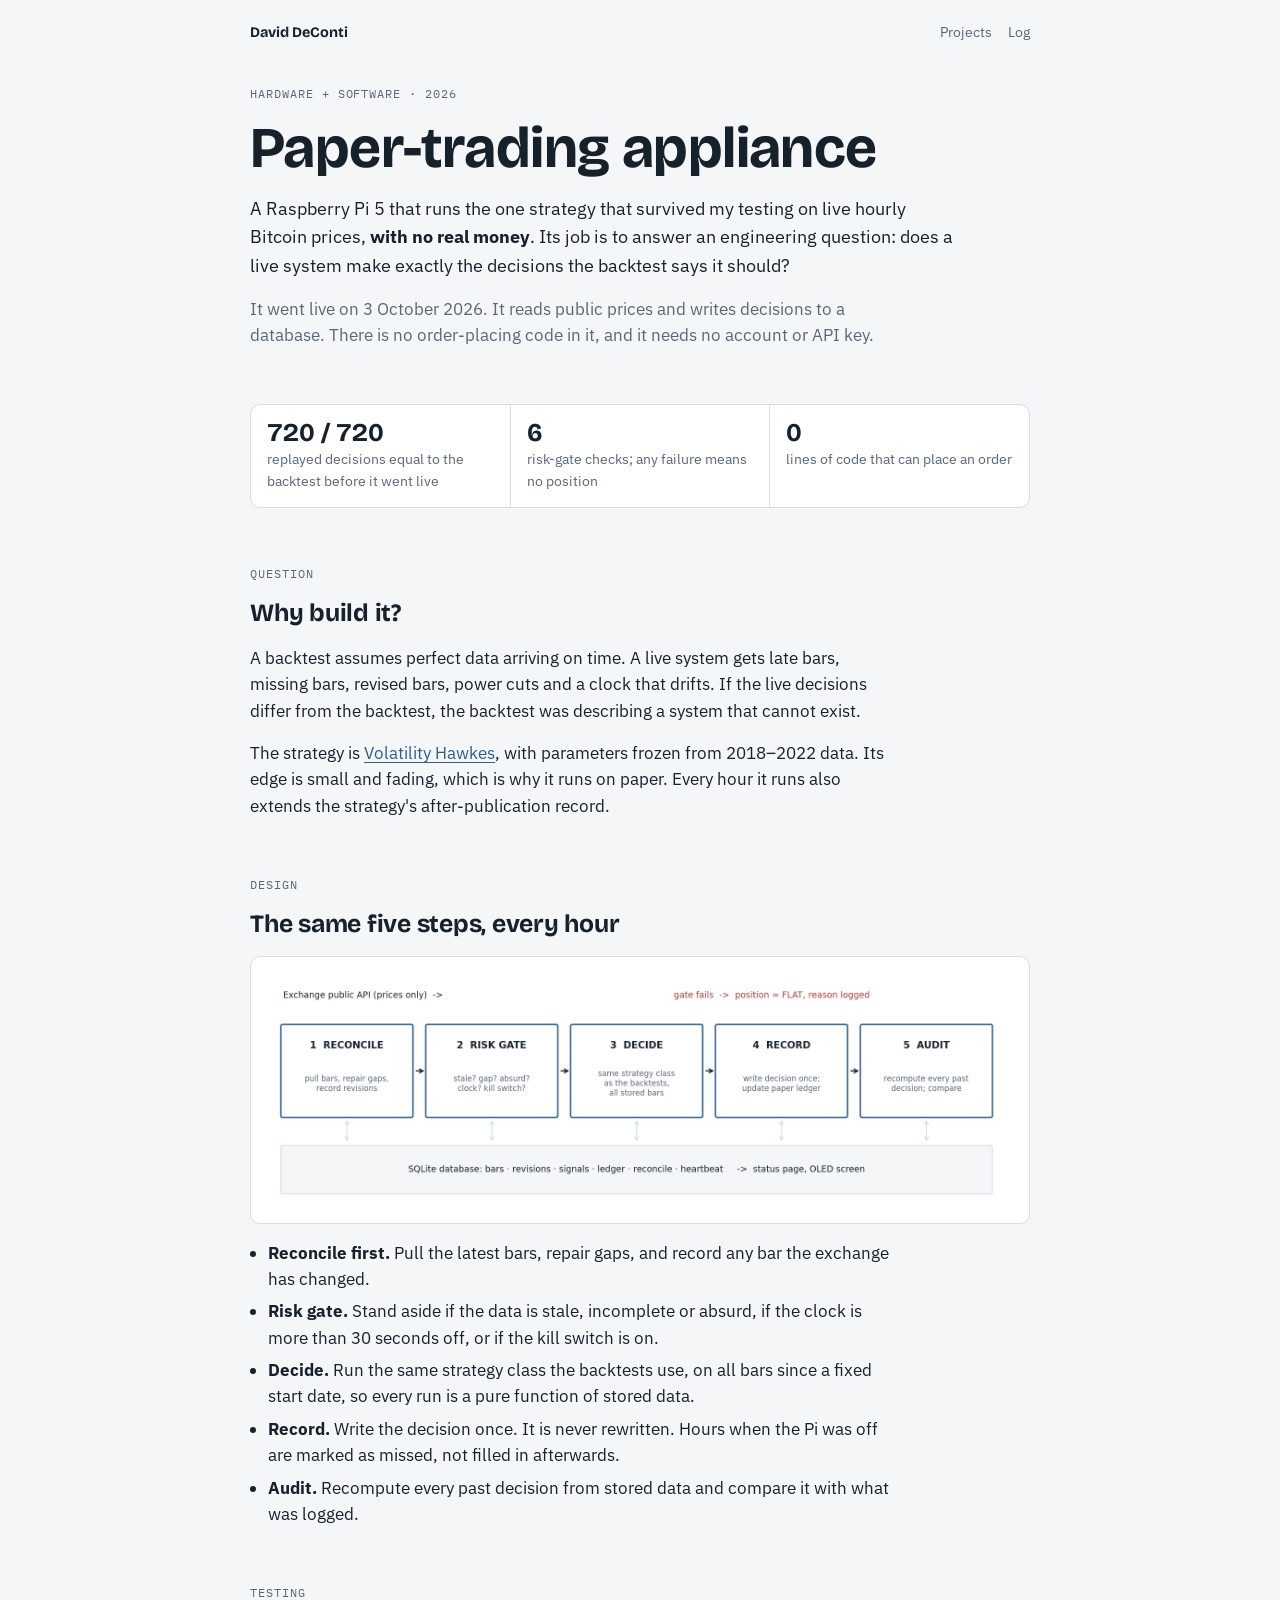
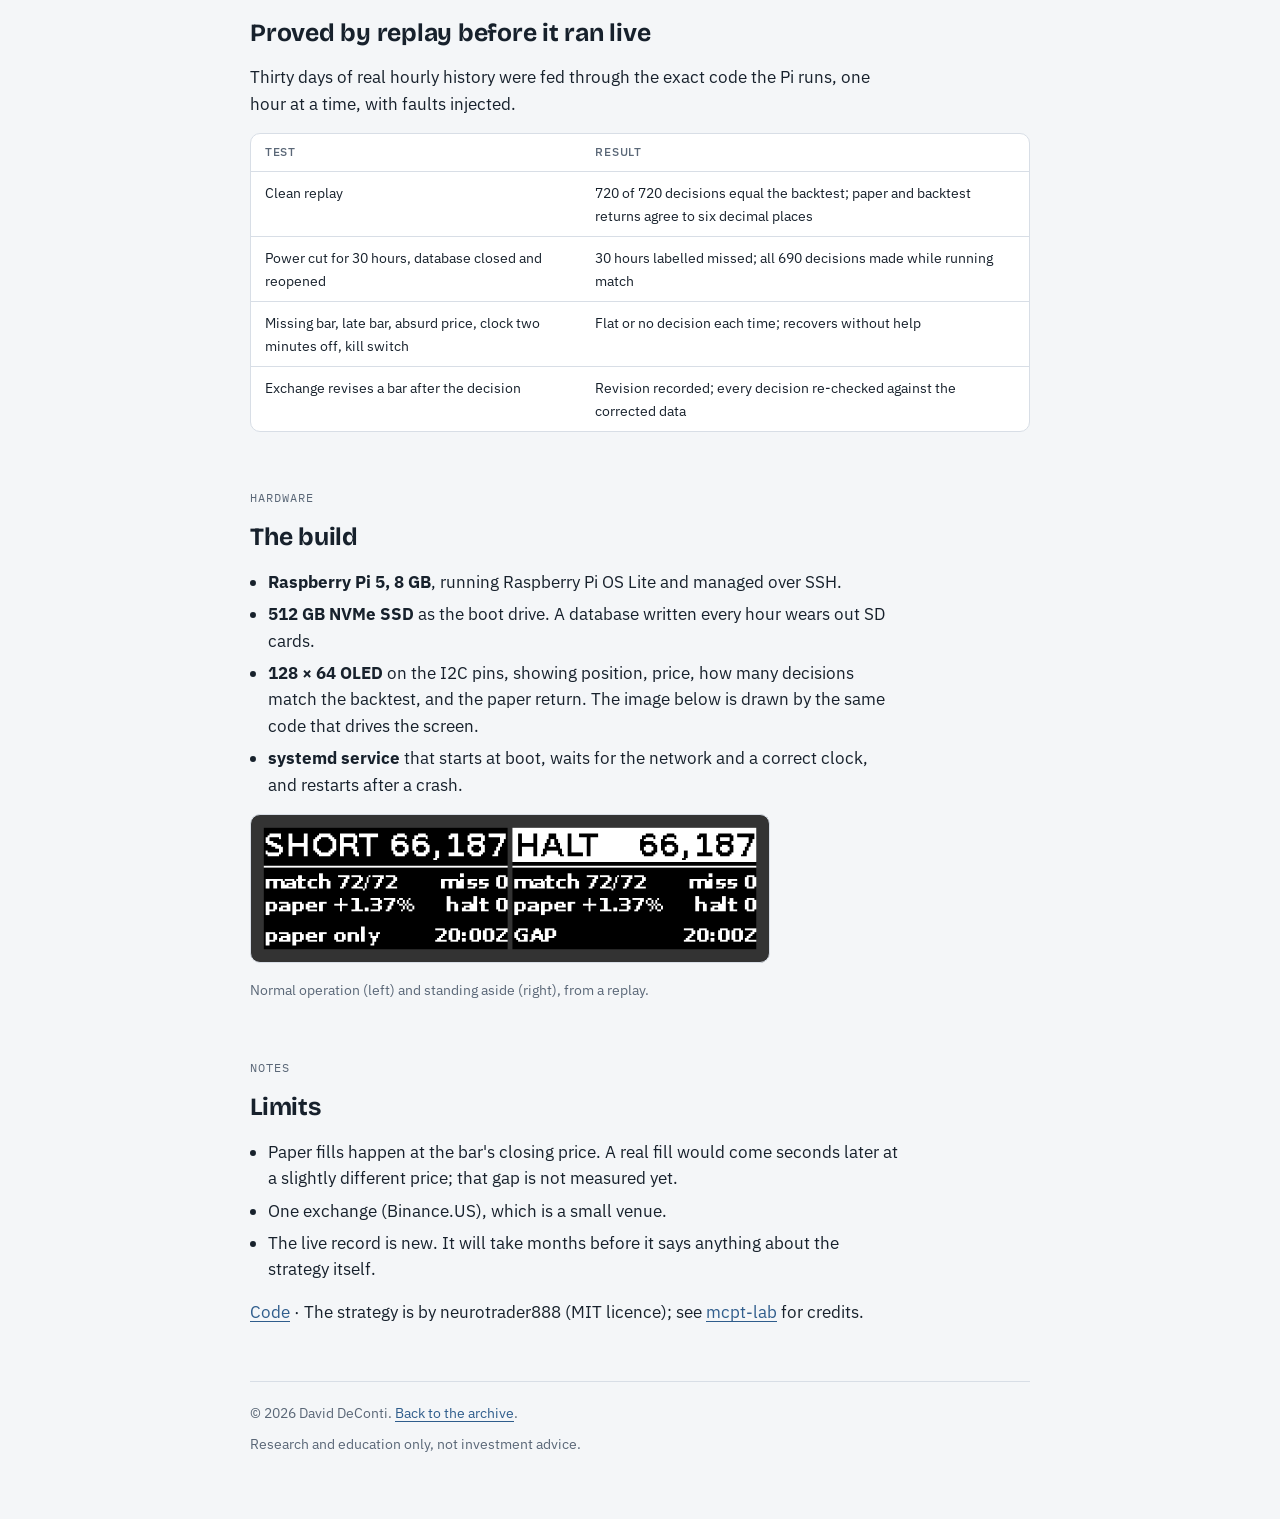
<file: paper-trader/index.html>
<!doctype html>
<html lang="en">
<head>
<meta charset="utf-8">
<meta name="viewport" content="width=device-width,initial-scale=1">
<title>Paper-trading appliance · David DeConti</title>
<meta name="description" content="A Raspberry Pi that runs one tested strategy on live Bitcoin prices with no real money, and audits every decision against the backtest.">
<link rel="preconnect" href="https://fonts.googleapis.com">
<link rel="preconnect" href="https://fonts.gstatic.com" crossorigin>
<link rel="stylesheet" href="https://fonts.googleapis.com/css2?family=Bricolage+Grotesque:opsz,wght@12..96,500;12..96,700&family=IBM+Plex+Mono:wght@400;500&family=IBM+Plex+Sans:ital,wght@0,400;0,500;0,600;1,400&display=swap">
<link rel="stylesheet" href="../assets/site.css">
<style>
.fig{margin:0;background:#fff;border:1px solid var(--rule);border-radius:10px;padding:8px;overflow-x:auto}
.fig img{display:block;width:100%;min-width:560px;height:auto}
.fig.dark{background:#333;max-width:520px}.fig.dark img{min-width:0}
</style>
</head>
<body>
<div class="topbar"><a href="../">David DeConti</a><nav><a href="../#proj-h">Projects</a><a href="../#log-h">Log</a></nav></div>
<main>
  <header style="display:flex;flex-direction:column;gap:16px">
    <div class="eyebrow">Hardware + software · 2026</div>
    <h1>Paper-trading appliance</h1>
    <p class="lede">A Raspberry Pi 5 that runs the one strategy that survived my testing on live hourly Bitcoin prices, <strong>with no real money</strong>. Its job is to answer an engineering question: does a live system make exactly the decisions the backtest says it should?</p>
    <p class="muted">It went live on 3 October 2026. It reads public prices and writes decisions to a database. There is no order-placing code in it, and it needs no account or API key.</p>
  </header>

  <div class="facts">
    <div class="fact"><b class="mono">720 / 720</b><span>replayed decisions equal to the backtest before it went live</span></div>
    <div class="fact"><b class="mono">6</b><span>risk-gate checks; any failure means no position</span></div>
    <div class="fact"><b class="mono">0</b><span>lines of code that can place an order</span></div>
  </div>

  <section aria-labelledby="q-h">
    <div class="eyebrow">Question</div>
    <h2 id="q-h">Why build it?</h2>
    <p>A backtest assumes perfect data arriving on time. A live system gets late bars, missing bars, revised bars, power cuts and a clock that drifts. If the live decisions differ from the backtest, the backtest was describing a system that cannot exist.</p>
    <p>The strategy is <a href="../mcpt-lab/">Volatility Hawkes</a>, with parameters frozen from 2018–2022 data. Its edge is small and fading, which is why it runs on paper. Every hour it runs also extends the strategy's after-publication record.</p>
  </section>

  <section aria-labelledby="m-h">
    <div class="eyebrow">Design</div>
    <h2 id="m-h">The same five steps, every hour</h2>
    <figure class="fig"><img src="cycle.png" alt="Diagram of the hourly cycle: reconcile, risk gate, decide, record, audit, all reading and writing one SQLite database"></figure>
    <ul class="plain">
      <li><strong>Reconcile first.</strong> Pull the latest bars, repair gaps, and record any bar the exchange has changed.</li>
      <li><strong>Risk gate.</strong> Stand aside if the data is stale, incomplete or absurd, if the clock is more than 30 seconds off, or if the kill switch is on.</li>
      <li><strong>Decide.</strong> Run the same strategy class the backtests use, on all bars since a fixed start date, so every run is a pure function of stored data.</li>
      <li><strong>Record.</strong> Write the decision once. It is never rewritten. Hours when the Pi was off are marked as missed, not filled in afterwards.</li>
      <li><strong>Audit.</strong> Recompute every past decision from stored data and compare it with what was logged.</li>
    </ul>
  </section>

  <section aria-labelledby="t-h">
    <div class="eyebrow">Testing</div>
    <h2 id="t-h">Proved by replay before it ran live</h2>
    <p>Thirty days of real hourly history were fed through the exact code the Pi runs, one hour at a time, with faults injected.</p>
    <div class="tablewrap"><table>
      <thead><tr><th>Test</th><th>Result</th></tr></thead>
      <tbody>
        <tr><td>Clean replay</td><td>720 of 720 decisions equal the backtest; paper and backtest returns agree to six decimal places</td></tr>
        <tr><td>Power cut for 30 hours, database closed and reopened</td><td>30 hours labelled missed; all 690 decisions made while running match</td></tr>
        <tr><td>Missing bar, late bar, absurd price, clock two minutes off, kill switch</td><td>Flat or no decision each time; recovers without help</td></tr>
        <tr><td>Exchange revises a bar after the decision</td><td>Revision recorded; every decision re-checked against the corrected data</td></tr>
      </tbody>
    </table></div>
  </section>

  <section aria-labelledby="h-h">
    <div class="eyebrow">Hardware</div>
    <h2 id="h-h">The build</h2>
    <ul class="plain">
      <li><strong>Raspberry Pi 5, 8 GB</strong>, running Raspberry Pi OS Lite and managed over SSH.</li>
      <li><strong>512 GB NVMe SSD</strong> as the boot drive. A database written every hour wears out SD cards.</li>
      <li><strong>128 × 64 OLED</strong> on the I2C pins, showing position, price, how many decisions match the backtest, and the paper return. The image below is drawn by the same code that drives the screen.</li>
      <li><strong>systemd service</strong> that starts at boot, waits for the network and a correct clock, and restarts after a crash.</li>
    </ul>
    <figure class="fig dark"><img src="oled.png" alt="OLED layout: SHORT 66,187, match 72/72, paper +1.37% in normal mode; HALT with the reason GAP when standing aside"></figure>
    <p class="caption">Normal operation (left) and standing aside (right), from a replay.</p>
  </section>

  <section aria-labelledby="l-h">
    <div class="eyebrow">Notes</div>
    <h2 id="l-h">Limits</h2>
    <ul class="plain">
      <li>Paper fills happen at the bar's closing price. A real fill would come seconds later at a slightly different price; that gap is not measured yet.</li>
      <li>One exchange (Binance.US), which is a small venue.</li>
      <li>The live record is new. It will take months before it says anything about the strategy itself.</li>
    </ul>
    <p><a href="https://github.com/dnd8639-byte/dnd8639-byte.github.io/tree/main/paper-trader/code">Code</a> · The strategy is by neurotrader888 (MIT licence); see <a href="../mcpt-lab/">mcpt-lab</a> for credits.</p>
  </section>

  <footer>
    <p>© 2026 David DeConti. <a href="../">Back to the archive</a>.</p>
    <p>Research and education only, not investment advice.</p>
  </footer>
</main>
</body>
</html>
</file>
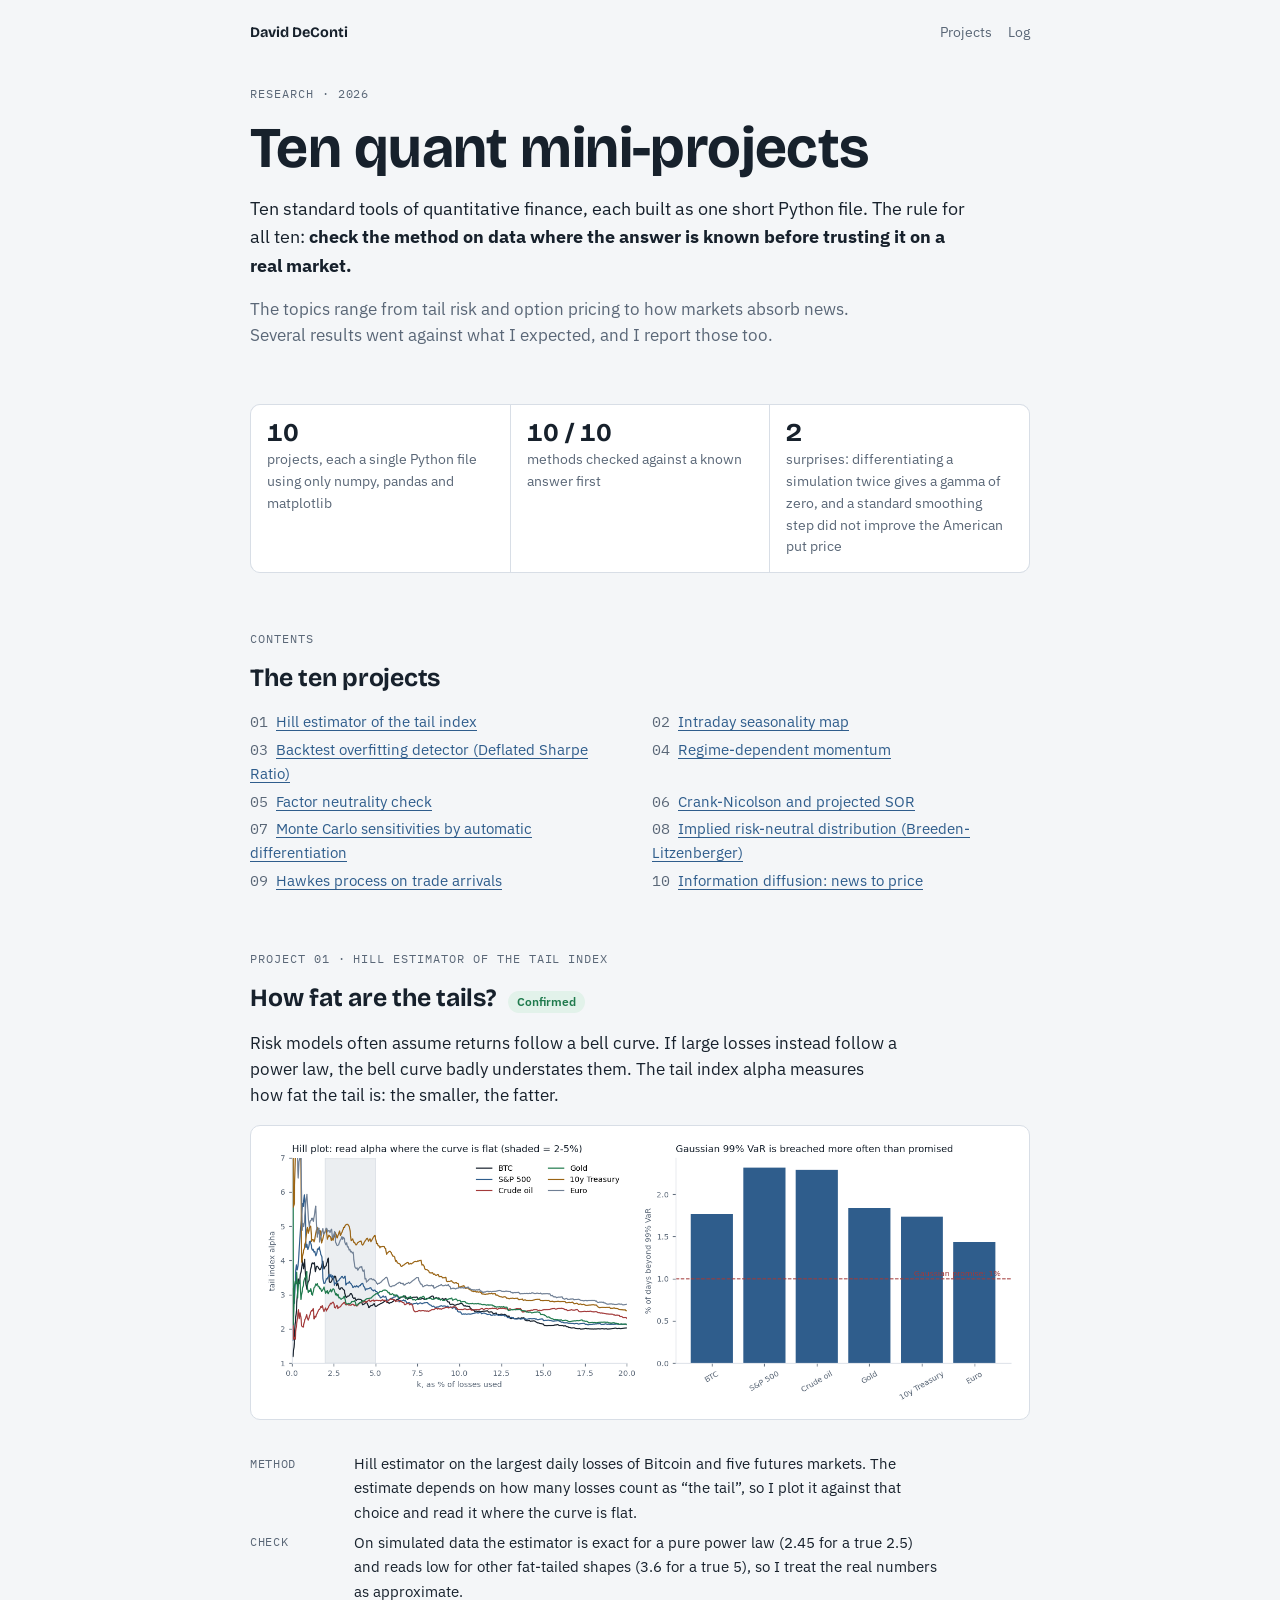
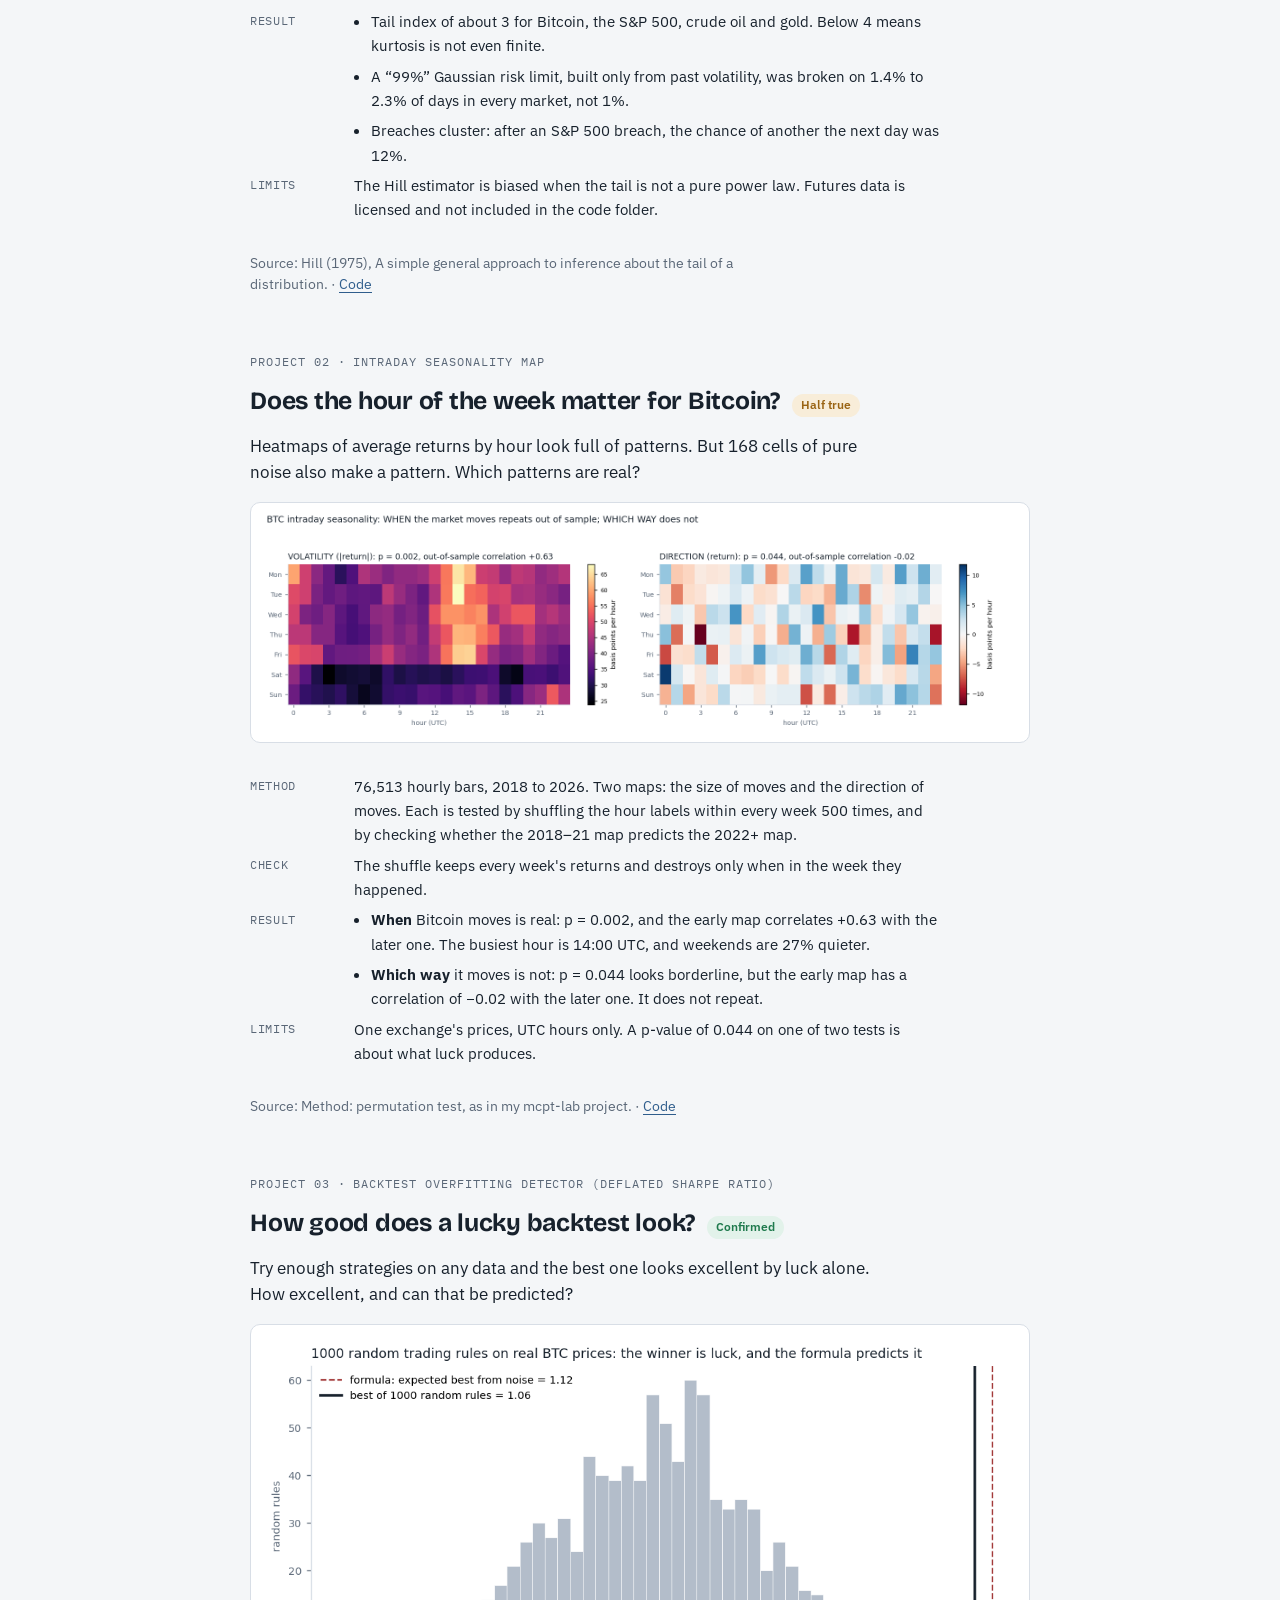
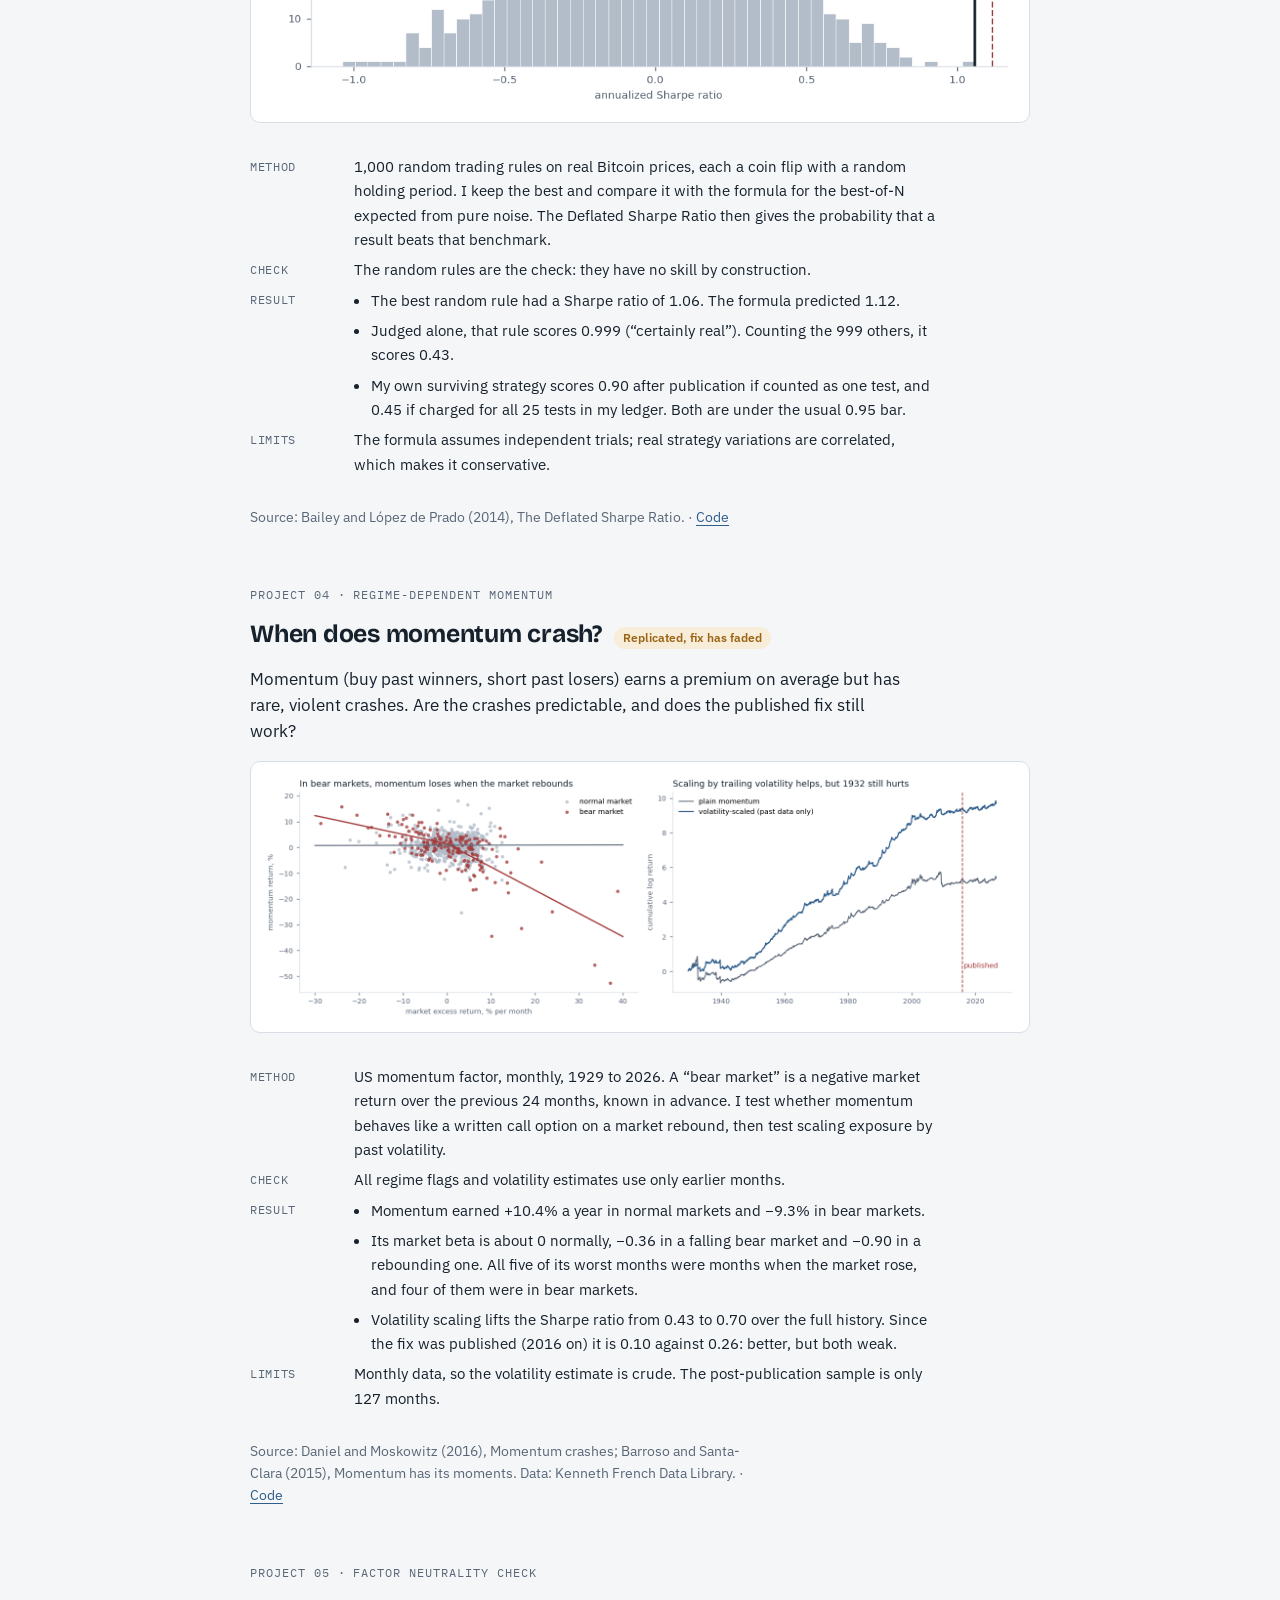
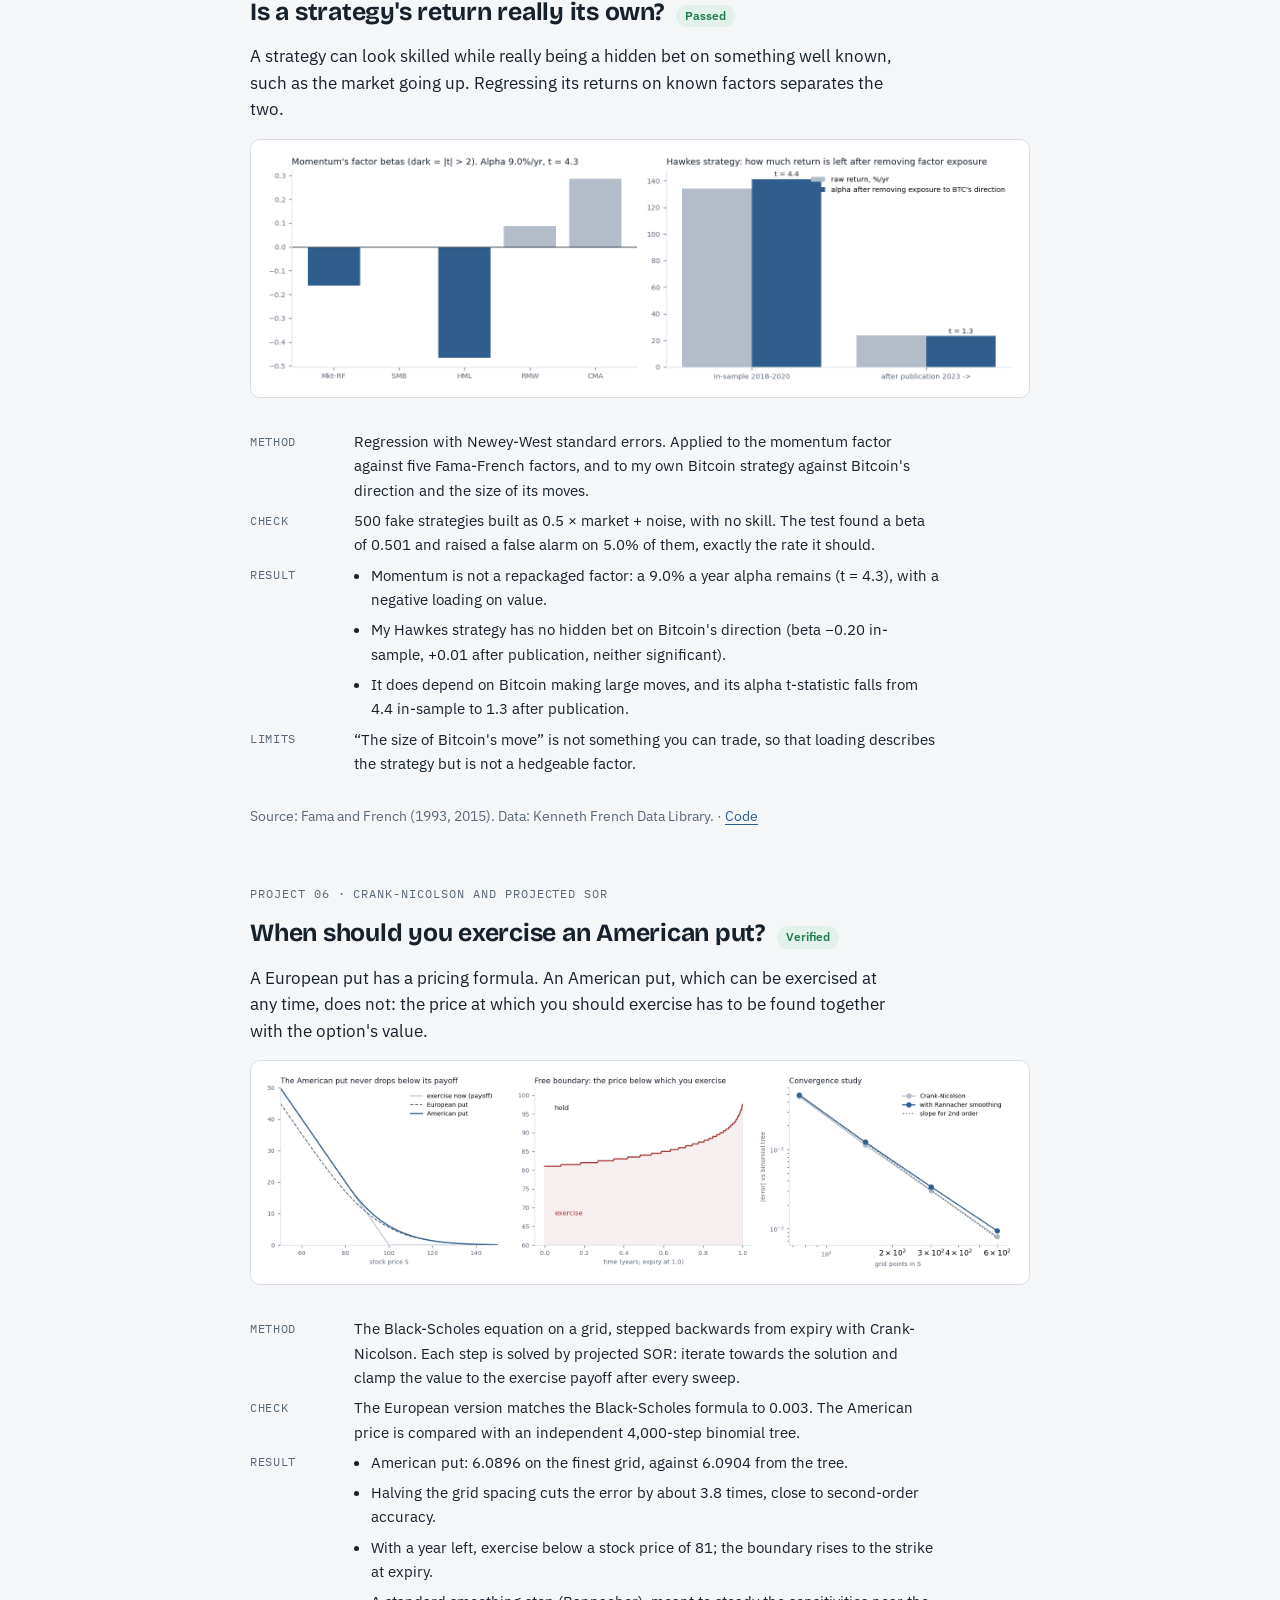
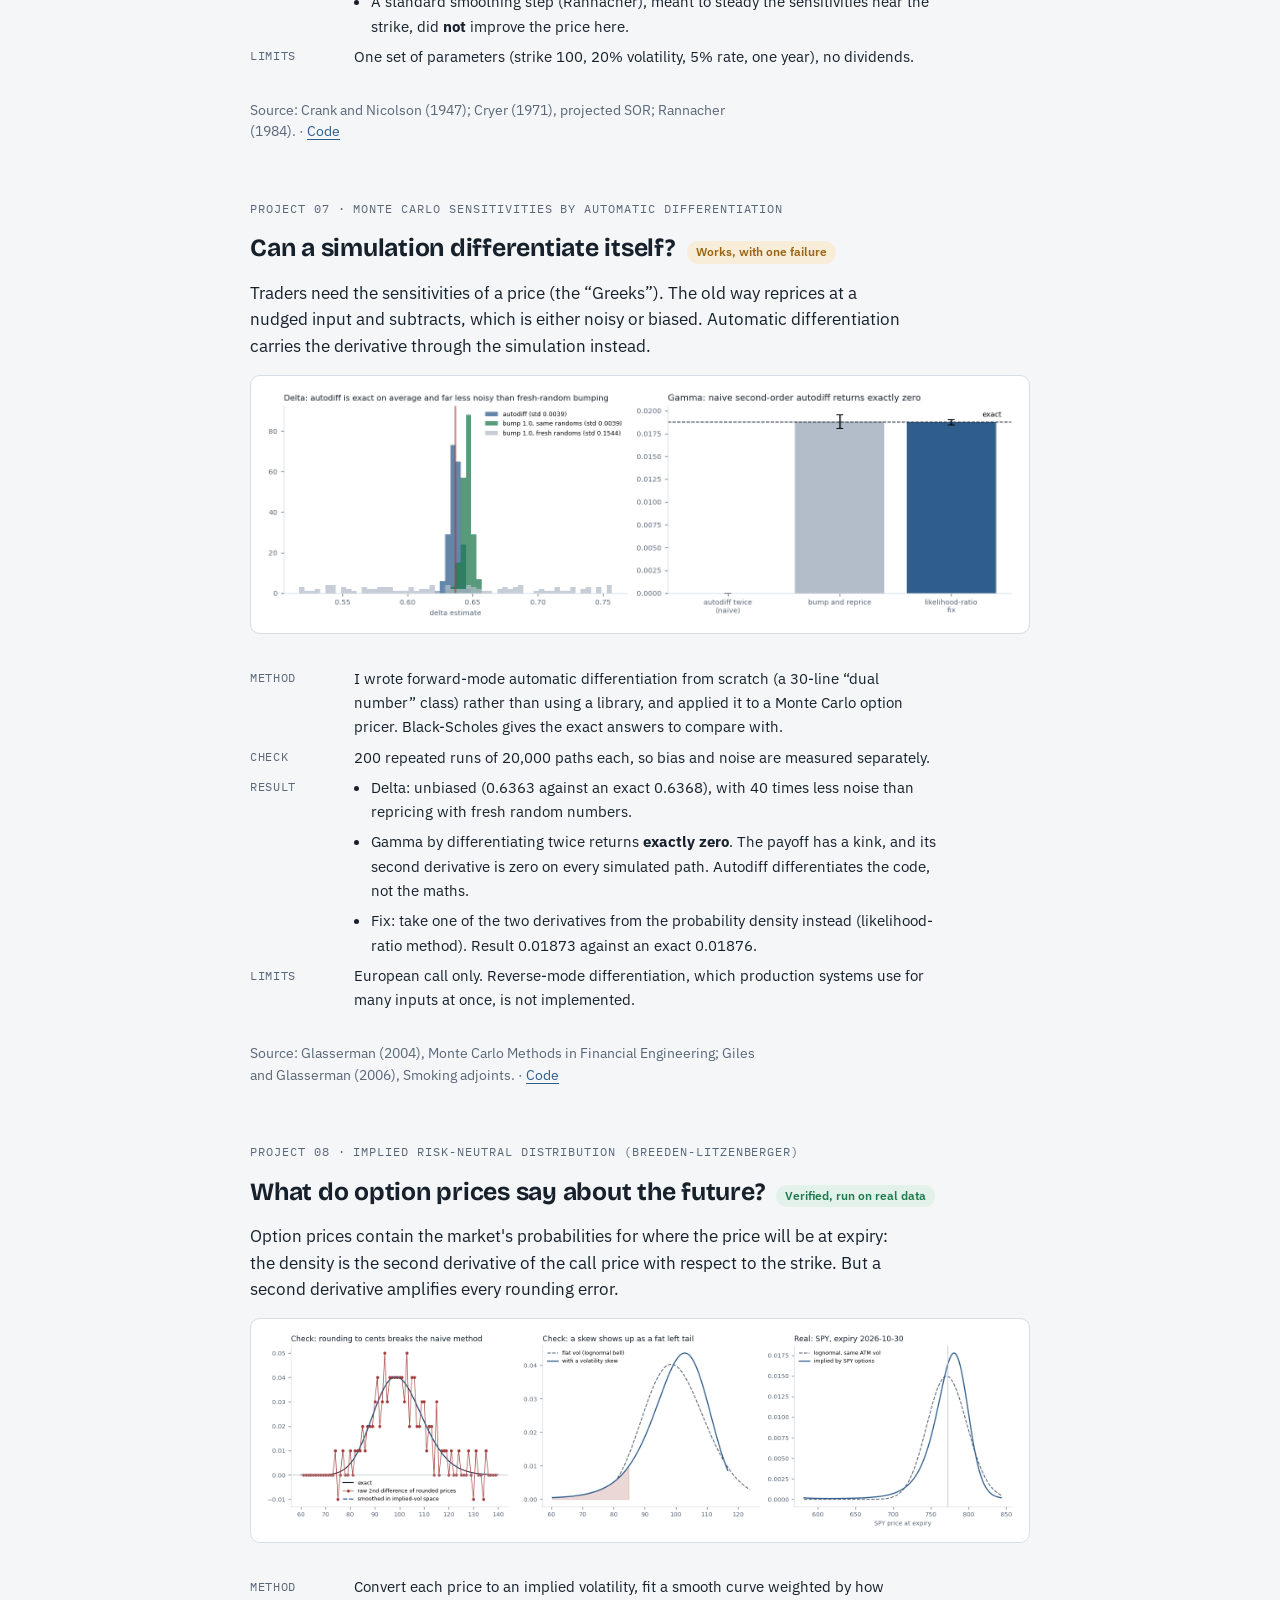
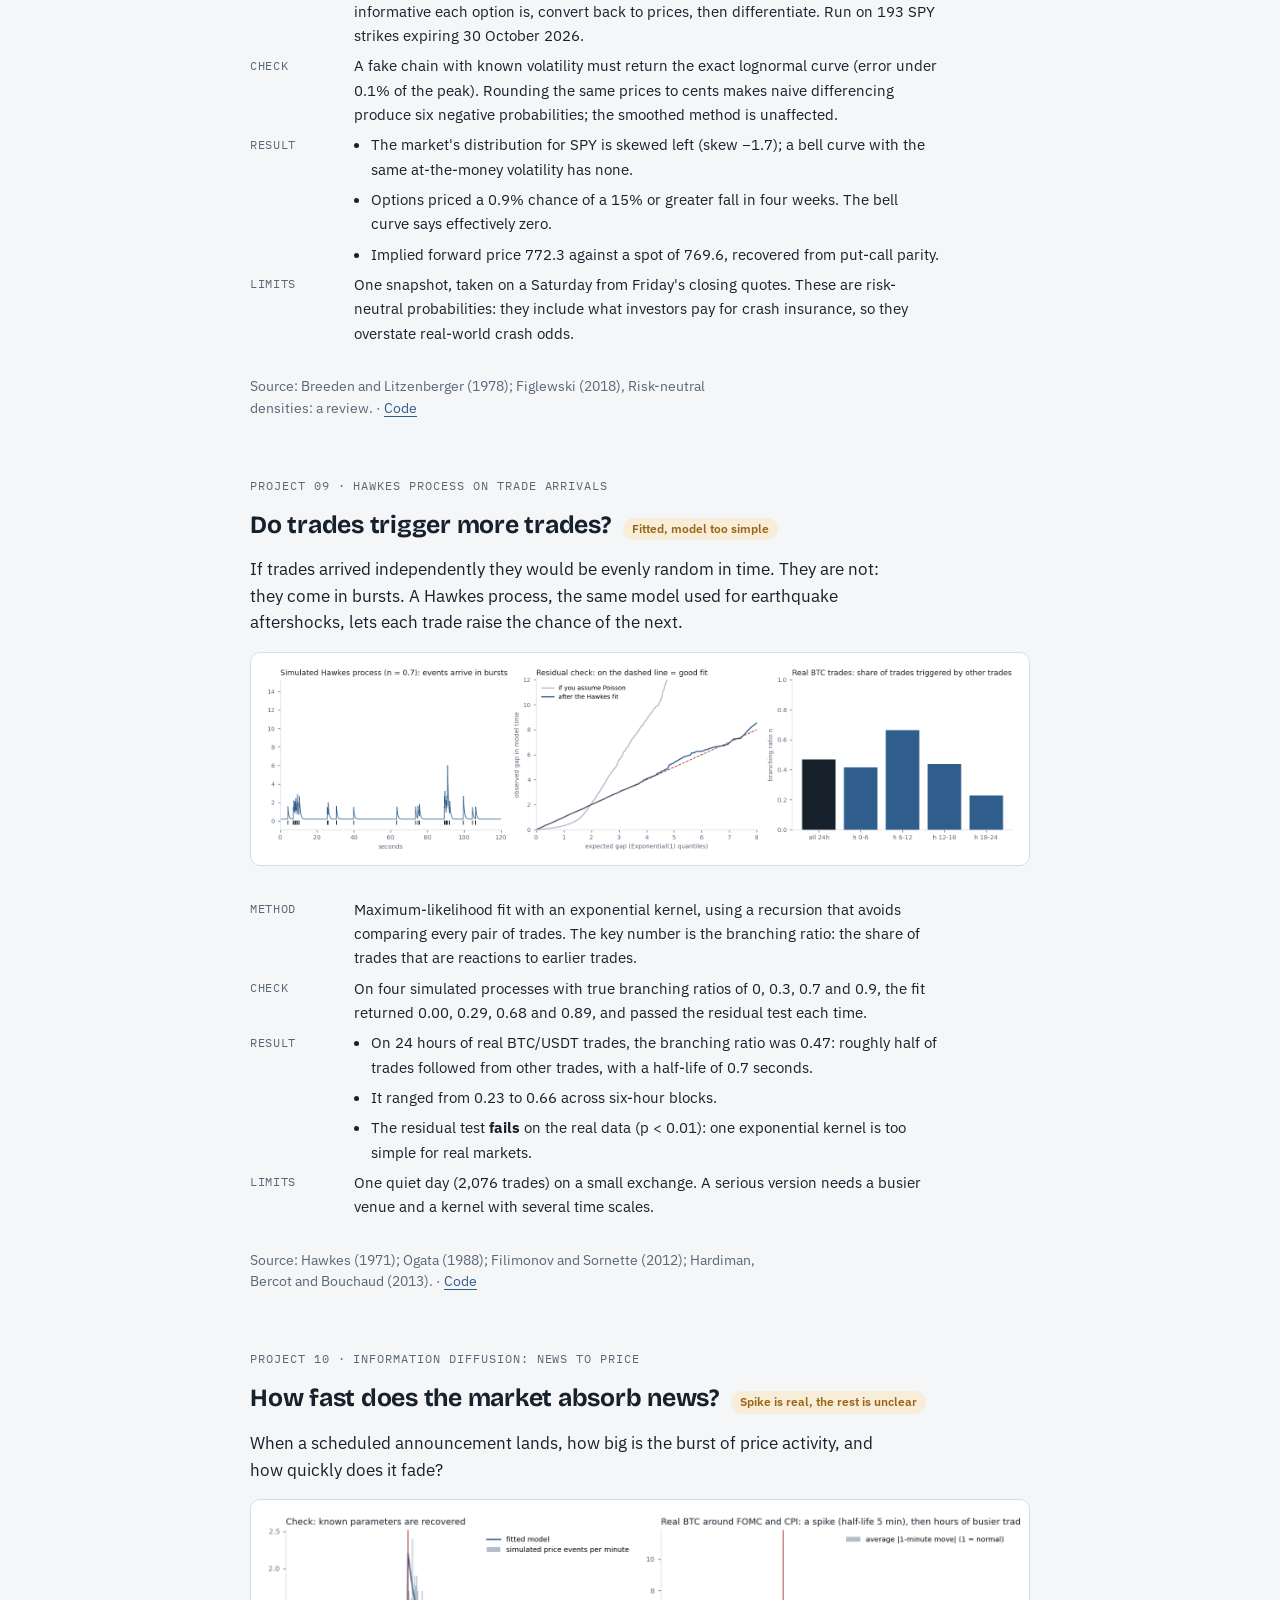
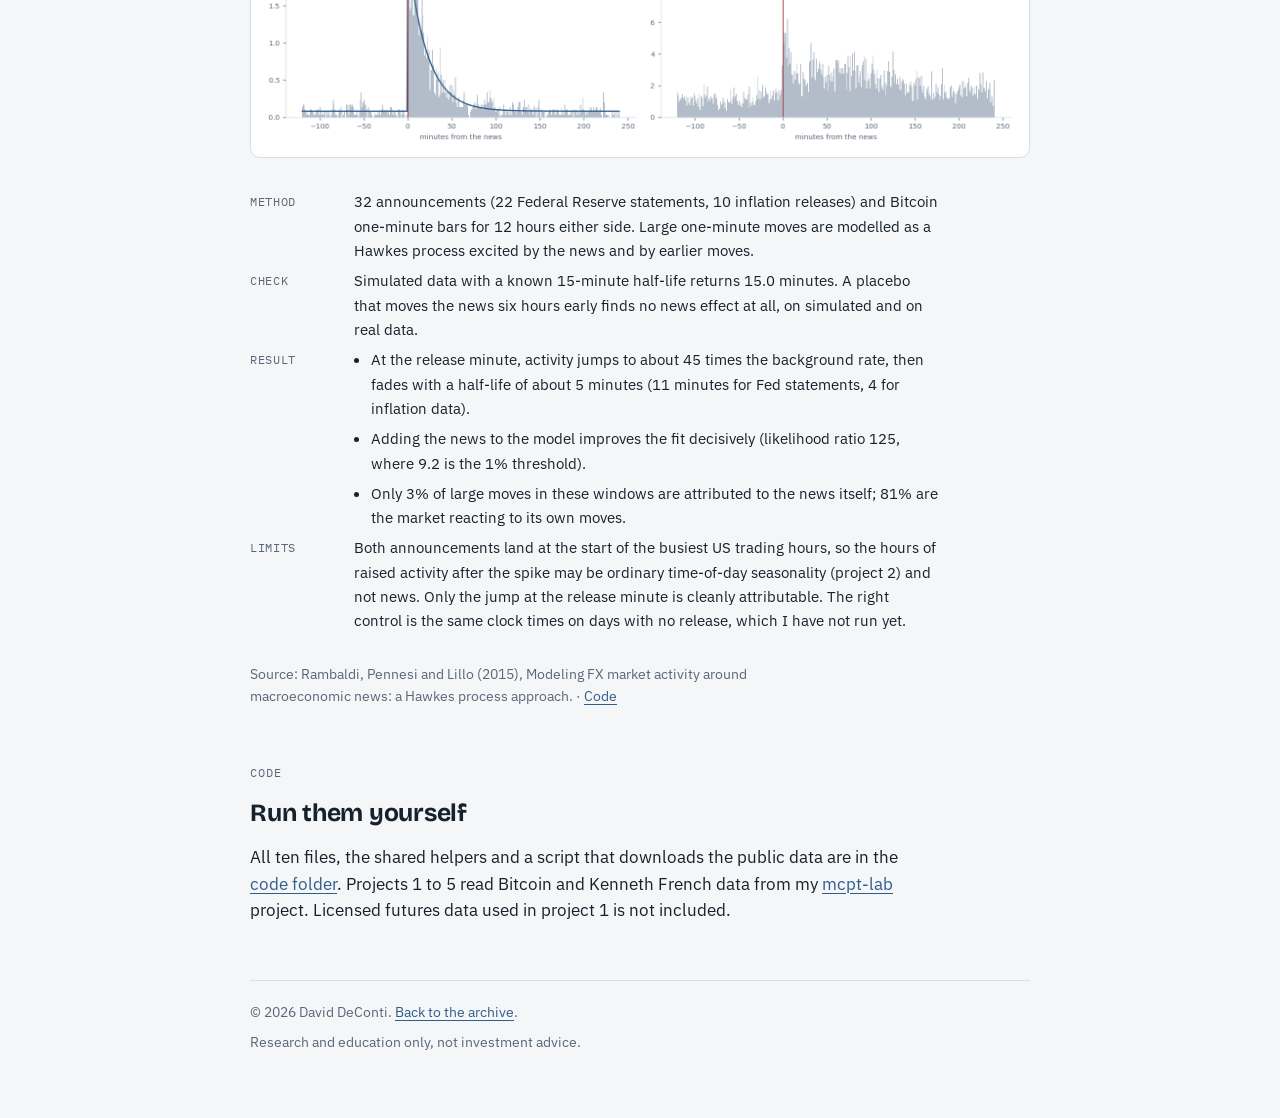
<file: quant-projects/index.html>
<!doctype html>
<html lang="en">
<head>
<meta charset="utf-8">
<meta name="viewport" content="width=device-width,initial-scale=1">
<title>Ten quant mini-projects · David DeConti</title>
<meta name="description" content="Ten small quantitative finance projects in Python. Each method is checked on data with a known answer before it is trusted on real markets.">
<link rel="preconnect" href="https://fonts.googleapis.com">
<link rel="preconnect" href="https://fonts.gstatic.com" crossorigin>
<link rel="stylesheet" href="https://fonts.googleapis.com/css2?family=Bricolage+Grotesque:opsz,wght@12..96,500;12..96,700&family=IBM+Plex+Mono:wght@400;500&family=IBM+Plex+Sans:ital,wght@0,400;0,500;0,600;1,400&display=swap">
<link rel="stylesheet" href="../assets/site.css">
<style>
.fig{margin:0;background:#fff;border:1px solid var(--rule);border-radius:10px;padding:8px;overflow-x:auto}
.fig img{display:block;width:100%;min-width:560px;height:auto}
.kv{display:grid;grid-template-columns:90px 1fr;gap:6px 14px;font-size:.95rem}
.kv dt{font-family:var(--mono);font-size:.72rem;letter-spacing:.06em;text-transform:uppercase;color:var(--muted);padding-top:.3em}
.kv dd{margin:0;max-width:65ch}
.head{display:flex;flex-wrap:wrap;gap:8px 12px;align-items:baseline}
.toc{list-style:none;margin:0;padding:0;display:grid;grid-template-columns:1fr 1fr;gap:4px 24px;font-size:.93rem}
.toc .mono{color:var(--muted);margin-right:8px}
.src{font-size:.85rem;color:var(--muted)}
@media (max-width:640px){.kv{grid-template-columns:1fr;gap:2px}.kv dt{padding-top:8px}.toc{grid-template-columns:1fr}}
</style>
</head>
<body>
<div class="topbar"><a href="../">David DeConti</a><nav><a href="../#proj-h">Projects</a><a href="../#log-h">Log</a></nav></div>
<main>
  <header style="display:flex;flex-direction:column;gap:16px">
    <div class="eyebrow">Research · 2026</div>
    <h1>Ten quant mini-projects</h1>
    <p class="lede">Ten standard tools of quantitative finance, each built as one short Python file. The rule for all ten: <strong>check the method on data where the answer is known before trusting it on a real market.</strong></p>
    <p class="muted">The topics range from tail risk and option pricing to how markets absorb news. Several results went against what I expected, and I report those too.</p>
  </header>

  <div class="facts">
    <div class="fact"><b class="mono">10</b><span>projects, each a single Python file using only numpy, pandas and matplotlib</span></div>
    <div class="fact"><b class="mono">10 / 10</b><span>methods checked against a known answer first</span></div>
    <div class="fact"><b class="mono">2</b><span>surprises: differentiating a simulation twice gives a gamma of zero, and a standard smoothing step did not improve the American put price</span></div>
  </div>

  <section aria-labelledby="toc-h">
    <div class="eyebrow">Contents</div>
    <h2 id="toc-h">The ten projects</h2>
    <ul class="toc">
      <li><span class="mono">01</span><a href="#tail">Hill estimator of the tail index</a></li>
      <li><span class="mono">02</span><a href="#season">Intraday seasonality map</a></li>
      <li><span class="mono">03</span><a href="#overfit">Backtest overfitting detector (Deflated Sharpe Ratio)</a></li>
      <li><span class="mono">04</span><a href="#momentum">Regime-dependent momentum</a></li>
      <li><span class="mono">05</span><a href="#neutral">Factor neutrality check</a></li>
      <li><span class="mono">06</span><a href="#put">Crank-Nicolson and projected SOR</a></li>
      <li><span class="mono">07</span><a href="#autodiff">Monte Carlo sensitivities by automatic differentiation</a></li>
      <li><span class="mono">08</span><a href="#rnd">Implied risk-neutral distribution (Breeden-Litzenberger)</a></li>
      <li><span class="mono">09</span><a href="#hawkes">Hawkes process on trade arrivals</a></li>
      <li><span class="mono">10</span><a href="#news">Information diffusion: news to price</a></li>
    </ul>
  </section>

  <section aria-labelledby="tail">
    <div class="eyebrow">Project 01 · Hill estimator of the tail index</div>
    <div class="head"><h2 id="tail">How fat are the tails?</h2><span class="pill pass">Confirmed</span></div>
    <p>Risk models often assume returns follow a bell curve. If large losses instead follow a power law, the bell curve badly understates them. The tail index alpha measures how fat the tail is: the smaller, the fatter.</p>
    <figure class="fig"><img src="figures/p01_tail_index.png" alt="Hill plot of tail index against tail size for six markets, and a bar chart of Gaussian VaR breach rates, all above 1 percent" loading="lazy"></figure>
    <dl class="kv">
      <dt>Method</dt><dd>Hill estimator on the largest daily losses of Bitcoin and five futures markets. The estimate depends on how many losses count as “the tail”, so I plot it against that choice and read it where the curve is flat.</dd>
      <dt>Check</dt><dd>On simulated data the estimator is exact for a pure power law (2.45 for a true 2.5) and reads low for other fat-tailed shapes (3.6 for a true 5), so I treat the real numbers as approximate.</dd>
      <dt>Result</dt><dd><ul class="plain">
          <li>Tail index of about 3 for Bitcoin, the S&P 500, crude oil and gold. Below 4 means kurtosis is not even finite.</li>
          <li>A “99%” Gaussian risk limit, built only from past volatility, was broken on 1.4% to 2.3% of days in every market, not 1%.</li>
          <li>Breaches cluster: after an S&P 500 breach, the chance of another the next day was 12%.</li>
        </ul></dd>
      <dt>Limits</dt><dd>The Hill estimator is biased when the tail is not a pure power law. Futures data is licensed and not included in the code folder.</dd>
    </dl>
    <p class="src">Source: Hill (1975), A simple general approach to inference about the tail of a distribution. · <a href="https://github.com/dnd8639-byte/dnd8639-byte.github.io/blob/main/quant-projects/code/p01_tail_index.py">Code</a></p>
  </section>

  <section aria-labelledby="season">
    <div class="eyebrow">Project 02 · Intraday seasonality map</div>
    <div class="head"><h2 id="season">Does the hour of the week matter for Bitcoin?</h2><span class="pill warn">Half true</span></div>
    <p>Heatmaps of average returns by hour look full of patterns. But 168 cells of pure noise also make a pattern. Which patterns are real?</p>
    <figure class="fig"><img src="figures/p02_intraday_seasonality.png" alt="Two heatmaps by day of week and hour: volatility shows a clear band of busy hours, direction shows no structure" loading="lazy"></figure>
    <dl class="kv">
      <dt>Method</dt><dd>76,513 hourly bars, 2018 to 2026. Two maps: the size of moves and the direction of moves. Each is tested by shuffling the hour labels within every week 500 times, and by checking whether the 2018–21 map predicts the 2022+ map.</dd>
      <dt>Check</dt><dd>The shuffle keeps every week's returns and destroys only when in the week they happened.</dd>
      <dt>Result</dt><dd><ul class="plain">
          <li><strong>When</strong> Bitcoin moves is real: p = 0.002, and the early map correlates +0.63 with the later one. The busiest hour is 14:00 UTC, and weekends are 27% quieter.</li>
          <li><strong>Which way</strong> it moves is not: p = 0.044 looks borderline, but the early map has a correlation of −0.02 with the later one. It does not repeat.</li>
        </ul></dd>
      <dt>Limits</dt><dd>One exchange's prices, UTC hours only. A p-value of 0.044 on one of two tests is about what luck produces.</dd>
    </dl>
    <p class="src">Source: Method: permutation test, as in my mcpt-lab project. · <a href="https://github.com/dnd8639-byte/dnd8639-byte.github.io/blob/main/quant-projects/code/p02_intraday_seasonality.py">Code</a></p>
  </section>

  <section aria-labelledby="overfit">
    <div class="eyebrow">Project 03 · Backtest overfitting detector (Deflated Sharpe Ratio)</div>
    <div class="head"><h2 id="overfit">How good does a lucky backtest look?</h2><span class="pill pass">Confirmed</span></div>
    <p>Try enough strategies on any data and the best one looks excellent by luck alone. How excellent, and can that be predicted?</p>
    <figure class="fig"><img src="figures/p03_overfitting_detector.png" alt="Histogram of Sharpe ratios of 1,000 random rules with the best rule and the formula&#x27;s prediction marked" loading="lazy"></figure>
    <dl class="kv">
      <dt>Method</dt><dd>1,000 random trading rules on real Bitcoin prices, each a coin flip with a random holding period. I keep the best and compare it with the formula for the best-of-N expected from pure noise. The Deflated Sharpe Ratio then gives the probability that a result beats that benchmark.</dd>
      <dt>Check</dt><dd>The random rules are the check: they have no skill by construction.</dd>
      <dt>Result</dt><dd><ul class="plain">
          <li>The best random rule had a Sharpe ratio of 1.06. The formula predicted 1.12.</li>
          <li>Judged alone, that rule scores 0.999 (“certainly real”). Counting the 999 others, it scores 0.43.</li>
          <li>My own surviving strategy scores 0.90 after publication if counted as one test, and 0.45 if charged for all 25 tests in my ledger. Both are under the usual 0.95 bar.</li>
        </ul></dd>
      <dt>Limits</dt><dd>The formula assumes independent trials; real strategy variations are correlated, which makes it conservative.</dd>
    </dl>
    <p class="src">Source: Bailey and López de Prado (2014), The Deflated Sharpe Ratio. · <a href="https://github.com/dnd8639-byte/dnd8639-byte.github.io/blob/main/quant-projects/code/p03_overfitting_detector.py">Code</a></p>
  </section>

  <section aria-labelledby="momentum">
    <div class="eyebrow">Project 04 · Regime-dependent momentum</div>
    <div class="head"><h2 id="momentum">When does momentum crash?</h2><span class="pill warn">Replicated, fix has faded</span></div>
    <p>Momentum (buy past winners, short past losers) earns a premium on average but has rare, violent crashes. Are the crashes predictable, and does the published fix still work?</p>
    <figure class="fig"><img src="figures/p04_momentum_regimes.png" alt="Scatter of momentum against market returns with a downward-bending line in bear markets, and cumulative returns of plain and volatility-scaled momentum" loading="lazy"></figure>
    <dl class="kv">
      <dt>Method</dt><dd>US momentum factor, monthly, 1929 to 2026. A “bear market” is a negative market return over the previous 24 months, known in advance. I test whether momentum behaves like a written call option on a market rebound, then test scaling exposure by past volatility.</dd>
      <dt>Check</dt><dd>All regime flags and volatility estimates use only earlier months.</dd>
      <dt>Result</dt><dd><ul class="plain">
          <li>Momentum earned +10.4% a year in normal markets and −9.3% in bear markets.</li>
          <li>Its market beta is about 0 normally, −0.36 in a falling bear market and −0.90 in a rebounding one. All five of its worst months were months when the market rose, and four of them were in bear markets.</li>
          <li>Volatility scaling lifts the Sharpe ratio from 0.43 to 0.70 over the full history. Since the fix was published (2016 on) it is 0.10 against 0.26: better, but both weak.</li>
        </ul></dd>
      <dt>Limits</dt><dd>Monthly data, so the volatility estimate is crude. The post-publication sample is only 127 months.</dd>
    </dl>
    <p class="src">Source: Daniel and Moskowitz (2016), Momentum crashes; Barroso and Santa-Clara (2015), Momentum has its moments. Data: Kenneth French Data Library. · <a href="https://github.com/dnd8639-byte/dnd8639-byte.github.io/blob/main/quant-projects/code/p04_momentum_regimes.py">Code</a></p>
  </section>

  <section aria-labelledby="neutral">
    <div class="eyebrow">Project 05 · Factor neutrality check</div>
    <div class="head"><h2 id="neutral">Is a strategy's return really its own?</h2><span class="pill pass">Passed</span></div>
    <p>A strategy can look skilled while really being a hidden bet on something well known, such as the market going up. Regressing its returns on known factors separates the two.</p>
    <figure class="fig"><img src="figures/p05_factor_neutrality.png" alt="Bar charts of momentum&#x27;s factor betas and of the Hawkes strategy&#x27;s return before and after removing exposure to Bitcoin&#x27;s direction" loading="lazy"></figure>
    <dl class="kv">
      <dt>Method</dt><dd>Regression with Newey-West standard errors. Applied to the momentum factor against five Fama-French factors, and to my own Bitcoin strategy against Bitcoin's direction and the size of its moves.</dd>
      <dt>Check</dt><dd>500 fake strategies built as 0.5 × market + noise, with no skill. The test found a beta of 0.501 and raised a false alarm on 5.0% of them, exactly the rate it should.</dd>
      <dt>Result</dt><dd><ul class="plain">
          <li>Momentum is not a repackaged factor: a 9.0% a year alpha remains (t = 4.3), with a negative loading on value.</li>
          <li>My Hawkes strategy has no hidden bet on Bitcoin's direction (beta −0.20 in-sample, +0.01 after publication, neither significant).</li>
          <li>It does depend on Bitcoin making large moves, and its alpha t-statistic falls from 4.4 in-sample to 1.3 after publication.</li>
        </ul></dd>
      <dt>Limits</dt><dd>“The size of Bitcoin's move” is not something you can trade, so that loading describes the strategy but is not a hedgeable factor.</dd>
    </dl>
    <p class="src">Source: Fama and French (1993, 2015). Data: Kenneth French Data Library. · <a href="https://github.com/dnd8639-byte/dnd8639-byte.github.io/blob/main/quant-projects/code/p05_factor_neutrality.py">Code</a></p>
  </section>

  <section aria-labelledby="put">
    <div class="eyebrow">Project 06 · Crank-Nicolson and projected SOR</div>
    <div class="head"><h2 id="put">When should you exercise an American put?</h2><span class="pill pass">Verified</span></div>
    <p>A European put has a pricing formula. An American put, which can be exercised at any time, does not: the price at which you should exercise has to be found together with the option's value.</p>
    <figure class="fig"><img src="figures/p06_american_put.png" alt="American and European put values against stock price, the early-exercise boundary over time, and a convergence plot" loading="lazy"></figure>
    <dl class="kv">
      <dt>Method</dt><dd>The Black-Scholes equation on a grid, stepped backwards from expiry with Crank-Nicolson. Each step is solved by projected SOR: iterate towards the solution and clamp the value to the exercise payoff after every sweep.</dd>
      <dt>Check</dt><dd>The European version matches the Black-Scholes formula to 0.003. The American price is compared with an independent 4,000-step binomial tree.</dd>
      <dt>Result</dt><dd><ul class="plain">
          <li>American put: 6.0896 on the finest grid, against 6.0904 from the tree.</li>
          <li>Halving the grid spacing cuts the error by about 3.8 times, close to second-order accuracy.</li>
          <li>With a year left, exercise below a stock price of 81; the boundary rises to the strike at expiry.</li>
          <li>A standard smoothing step (Rannacher), meant to steady the sensitivities near the strike, did <strong>not</strong> improve the price here.</li>
        </ul></dd>
      <dt>Limits</dt><dd>One set of parameters (strike 100, 20% volatility, 5% rate, one year), no dividends.</dd>
    </dl>
    <p class="src">Source: Crank and Nicolson (1947); Cryer (1971), projected SOR; Rannacher (1984). · <a href="https://github.com/dnd8639-byte/dnd8639-byte.github.io/blob/main/quant-projects/code/p06_american_put.py">Code</a></p>
  </section>

  <section aria-labelledby="autodiff">
    <div class="eyebrow">Project 07 · Monte Carlo sensitivities by automatic differentiation</div>
    <div class="head"><h2 id="autodiff">Can a simulation differentiate itself?</h2><span class="pill warn">Works, with one failure</span></div>
    <p>Traders need the sensitivities of a price (the “Greeks”). The old way reprices at a nudged input and subtracts, which is either noisy or biased. Automatic differentiation carries the derivative through the simulation instead.</p>
    <figure class="fig"><img src="figures/p07_autodiff_greeks.png" alt="Histograms of delta estimates by three methods, and a bar chart of gamma estimates where naive autodiff is zero" loading="lazy"></figure>
    <dl class="kv">
      <dt>Method</dt><dd>I wrote forward-mode automatic differentiation from scratch (a 30-line “dual number” class) rather than using a library, and applied it to a Monte Carlo option pricer. Black-Scholes gives the exact answers to compare with.</dd>
      <dt>Check</dt><dd>200 repeated runs of 20,000 paths each, so bias and noise are measured separately.</dd>
      <dt>Result</dt><dd><ul class="plain">
          <li>Delta: unbiased (0.6363 against an exact 0.6368), with 40 times less noise than repricing with fresh random numbers.</li>
          <li>Gamma by differentiating twice returns <strong>exactly zero</strong>. The payoff has a kink, and its second derivative is zero on every simulated path. Autodiff differentiates the code, not the maths.</li>
          <li>Fix: take one of the two derivatives from the probability density instead (likelihood-ratio method). Result 0.01873 against an exact 0.01876.</li>
        </ul></dd>
      <dt>Limits</dt><dd>European call only. Reverse-mode differentiation, which production systems use for many inputs at once, is not implemented.</dd>
    </dl>
    <p class="src">Source: Glasserman (2004), Monte Carlo Methods in Financial Engineering; Giles and Glasserman (2006), Smoking adjoints. · <a href="https://github.com/dnd8639-byte/dnd8639-byte.github.io/blob/main/quant-projects/code/p07_autodiff_greeks.py">Code</a></p>
  </section>

  <section aria-labelledby="rnd">
    <div class="eyebrow">Project 08 · Implied risk-neutral distribution (Breeden-Litzenberger)</div>
    <div class="head"><h2 id="rnd">What do option prices say about the future?</h2><span class="pill pass">Verified, run on real data</span></div>
    <p>Option prices contain the market's probabilities for where the price will be at expiry: the density is the second derivative of the call price with respect to the strike. But a second derivative amplifies every rounding error.</p>
    <figure class="fig"><img src="figures/p08_implied_distribution.png" alt="Three panels: naive differencing breaking on rounded prices, a skewed density with a fat left tail, and the density implied by SPY options against a lognormal" loading="lazy"></figure>
    <dl class="kv">
      <dt>Method</dt><dd>Convert each price to an implied volatility, fit a smooth curve weighted by how informative each option is, convert back to prices, then differentiate. Run on 193 SPY strikes expiring 30 October 2026.</dd>
      <dt>Check</dt><dd>A fake chain with known volatility must return the exact lognormal curve (error under 0.1% of the peak). Rounding the same prices to cents makes naive differencing produce six negative probabilities; the smoothed method is unaffected.</dd>
      <dt>Result</dt><dd><ul class="plain">
          <li>The market's distribution for SPY is skewed left (skew −1.7); a bell curve with the same at-the-money volatility has none.</li>
          <li>Options priced a 0.9% chance of a 15% or greater fall in four weeks. The bell curve says effectively zero.</li>
          <li>Implied forward price 772.3 against a spot of 769.6, recovered from put-call parity.</li>
        </ul></dd>
      <dt>Limits</dt><dd>One snapshot, taken on a Saturday from Friday's closing quotes. These are risk-neutral probabilities: they include what investors pay for crash insurance, so they overstate real-world crash odds.</dd>
    </dl>
    <p class="src">Source: Breeden and Litzenberger (1978); Figlewski (2018), Risk-neutral densities: a review. · <a href="https://github.com/dnd8639-byte/dnd8639-byte.github.io/blob/main/quant-projects/code/p08_implied_distribution.py">Code</a></p>
  </section>

  <section aria-labelledby="hawkes">
    <div class="eyebrow">Project 09 · Hawkes process on trade arrivals</div>
    <div class="head"><h2 id="hawkes">Do trades trigger more trades?</h2><span class="pill warn">Fitted, model too simple</span></div>
    <p>If trades arrived independently they would be evenly random in time. They are not: they come in bursts. A Hawkes process, the same model used for earthquake aftershocks, lets each trade raise the chance of the next.</p>
    <figure class="fig"><img src="figures/p09_hawkes_trades.png" alt="A simulated bursty Hawkes process, a residual check plot, and branching ratios for real Bitcoin trades by six-hour block" loading="lazy"></figure>
    <dl class="kv">
      <dt>Method</dt><dd>Maximum-likelihood fit with an exponential kernel, using a recursion that avoids comparing every pair of trades. The key number is the branching ratio: the share of trades that are reactions to earlier trades.</dd>
      <dt>Check</dt><dd>On four simulated processes with true branching ratios of 0, 0.3, 0.7 and 0.9, the fit returned 0.00, 0.29, 0.68 and 0.89, and passed the residual test each time.</dd>
      <dt>Result</dt><dd><ul class="plain">
          <li>On 24 hours of real BTC/USDT trades, the branching ratio was 0.47: roughly half of trades followed from other trades, with a half-life of 0.7 seconds.</li>
          <li>It ranged from 0.23 to 0.66 across six-hour blocks.</li>
          <li>The residual test <strong>fails</strong> on the real data (p < 0.01): one exponential kernel is too simple for real markets.</li>
        </ul></dd>
      <dt>Limits</dt><dd>One quiet day (2,076 trades) on a small exchange. A serious version needs a busier venue and a kernel with several time scales.</dd>
    </dl>
    <p class="src">Source: Hawkes (1971); Ogata (1988); Filimonov and Sornette (2012); Hardiman, Bercot and Bouchaud (2013). · <a href="https://github.com/dnd8639-byte/dnd8639-byte.github.io/blob/main/quant-projects/code/p09_hawkes_trades.py">Code</a></p>
  </section>

  <section aria-labelledby="news">
    <div class="eyebrow">Project 10 · Information diffusion: news to price</div>
    <div class="head"><h2 id="news">How fast does the market absorb news?</h2><span class="pill warn">Spike is real, the rest is unclear</span></div>
    <p>When a scheduled announcement lands, how big is the burst of price activity, and how quickly does it fade?</p>
    <figure class="fig"><img src="figures/p10_news_diffusion.png" alt="Price events per minute around news for simulated data with the fitted curve, and average Bitcoin move size around real announcements" loading="lazy"></figure>
    <dl class="kv">
      <dt>Method</dt><dd>32 announcements (22 Federal Reserve statements, 10 inflation releases) and Bitcoin one-minute bars for 12 hours either side. Large one-minute moves are modelled as a Hawkes process excited by the news and by earlier moves.</dd>
      <dt>Check</dt><dd>Simulated data with a known 15-minute half-life returns 15.0 minutes. A placebo that moves the news six hours early finds no news effect at all, on simulated and on real data.</dd>
      <dt>Result</dt><dd><ul class="plain">
          <li>At the release minute, activity jumps to about 45 times the background rate, then fades with a half-life of about 5 minutes (11 minutes for Fed statements, 4 for inflation data).</li>
          <li>Adding the news to the model improves the fit decisively (likelihood ratio 125, where 9.2 is the 1% threshold).</li>
          <li>Only 3% of large moves in these windows are attributed to the news itself; 81% are the market reacting to its own moves.</li>
        </ul></dd>
      <dt>Limits</dt><dd>Both announcements land at the start of the busiest US trading hours, so the hours of raised activity after the spike may be ordinary time-of-day seasonality (project 2) and not news. Only the jump at the release minute is cleanly attributable. The right control is the same clock times on days with no release, which I have not run yet.</dd>
    </dl>
    <p class="src">Source: Rambaldi, Pennesi and Lillo (2015), Modeling FX market activity around macroeconomic news: a Hawkes process approach. · <a href="https://github.com/dnd8639-byte/dnd8639-byte.github.io/blob/main/quant-projects/code/p10_news_diffusion.py">Code</a></p>
  </section>

  <section aria-labelledby="run-h">
    <div class="eyebrow">Code</div>
    <h2 id="run-h">Run them yourself</h2>
    <p>All ten files, the shared helpers and a script that downloads the public data are in the <a href="https://github.com/dnd8639-byte/dnd8639-byte.github.io/tree/main/quant-projects/code">code folder</a>. Projects 1 to 5 read Bitcoin and Kenneth French data from my <a href="../mcpt-lab/">mcpt-lab</a> project. Licensed futures data used in project 1 is not included.</p>
  </section>

  <footer>
    <p>© 2026 David DeConti. <a href="../">Back to the archive</a>.</p>
    <p>Research and education only, not investment advice.</p>
  </footer>
</main>
</body>
</html>
</file>
<file: assets/site.css>
/* Shared styles for the whole archive. Colors are tokens: change them here, every page follows. */
:root{
  --paper:#F4F6F8; --surface:#FFFFFF; --ink:#17212C; --muted:#5A6777; --rule:#D8DEE6;
  --noise:#B3BDCA; --noise-hot:#6F7F94; --accent:#2F5D8C; --accent-soft:#E3ECF6;
  --pass:#1F7A4D; --pass-bg:#E2F2EA; --warn:#9A6414; --warn-bg:#F8EDD9; --fail:#A33A3A; --fail-bg:#F6E3E3;
  --display:"Bricolage Grotesque", "Avenir Next", "Segoe UI", sans-serif;
  --body:"IBM Plex Sans", "Helvetica Neue", Arial, sans-serif;
  --mono:"IBM Plex Mono", ui-monospace, "SF Mono", Menlo, monospace;
  color-scheme:light;
}
@media (prefers-color-scheme: dark){
  :root:not([data-theme="light"]){
    color-scheme:dark;
    --paper:#0F141B; --surface:#161E29; --ink:#E6EBF1; --muted:#95A2B3; --rule:#283341;
    --noise:#3E4B5D; --noise-hot:#8494AA; --accent:#86AEDB; --accent-soft:#1C2A3B;
    --pass:#5CC08D; --pass-bg:#16291F; --warn:#E3AE55; --warn-bg:#2D2413; --fail:#E57C7C; --fail-bg:#301A1B;
  }
}
:root[data-theme="dark"]{
  color-scheme:dark;
  --paper:#0F141B; --surface:#161E29; --ink:#E6EBF1; --muted:#95A2B3; --rule:#283341;
  --noise:#3E4B5D; --noise-hot:#8494AA; --accent:#86AEDB; --accent-soft:#1C2A3B;
  --pass:#5CC08D; --pass-bg:#16291F; --warn:#E3AE55; --warn-bg:#2D2413; --fail:#E57C7C; --fail-bg:#301A1B;
}
*{box-sizing:border-box}
html{-webkit-text-size-adjust:100%}
body{margin:0;background:var(--paper);color:var(--ink);font-family:var(--body);font-size:16.5px;line-height:1.6;padding-inline:16px}
main{max-width:780px;margin:0 auto;padding-block:40px 64px;display:flex;flex-direction:column;gap:56px}
h1,h2,h3{font-family:var(--display);text-wrap:balance;margin:0;letter-spacing:-0.01em}
h1{font-size:clamp(2.4rem,7vw,3.6rem);line-height:1.02;font-weight:700}
h2{font-size:1.55rem;line-height:1.2;font-weight:700}
h3{font-size:1.08rem;font-weight:500;line-height:1.3}
p{margin:0;max-width:65ch}
a{color:var(--accent);text-underline-offset:3px}
a:focus-visible,button:focus-visible{outline:2px solid var(--accent);outline-offset:2px}
section{display:flex;flex-direction:column;gap:16px}
.eyebrow{font-family:var(--mono);font-size:.75rem;letter-spacing:.08em;text-transform:uppercase;color:var(--muted)}
.mono{font-family:var(--mono);font-variant-numeric:tabular-nums}
.muted{color:var(--muted)}
.lede{font-size:1.15rem;line-height:1.55}
.caption{font-size:.88rem;color:var(--muted)}

/* top bar shared by every page */
.topbar{max-width:780px;margin:0 auto;padding-top:20px;display:flex;justify-content:space-between;align-items:baseline;gap:12px;flex-wrap:wrap;font-size:.9rem}
.topbar a{color:var(--ink);text-decoration:none;font-family:var(--display);font-weight:700}
.topbar a:hover{color:var(--accent)}
.topbar nav{display:flex;gap:16px}
.topbar nav a{font-family:var(--body);font-weight:400;color:var(--muted)}

/* project list */
.projects{list-style:none;margin:0;padding:0;display:flex;flex-direction:column;gap:12px}
.project{background:var(--surface);border:1px solid var(--rule);border-radius:10px;padding:18px 20px;display:flex;flex-direction:column;gap:8px}
.project .meta{display:flex;gap:10px;flex-wrap:wrap;align-items:center;font-size:.8rem;color:var(--muted)}
.project h3 a{color:var(--ink);text-decoration:none}
.project h3 a:hover{color:var(--accent);text-decoration:underline}
.project p{font-size:.95rem;color:var(--muted)}
.project .links{display:flex;gap:16px;flex-wrap:wrap;font-size:.9rem}
.project .stat{font-family:var(--mono);font-size:.85rem;color:var(--ink)}
.pill{display:inline-block;font-size:.72rem;font-weight:600;padding:2px 9px;border-radius:999px;white-space:nowrap}
.pill.pass{color:var(--pass);background:var(--pass-bg)}
.pill.warn{color:var(--warn);background:var(--warn-bg)}
.pill.fail{color:var(--fail);background:var(--fail-bg)}
.pill.info{color:var(--accent);background:var(--accent-soft)}

/* dated log */
.log{list-style:none;margin:0;padding:0;border-left:2px solid var(--rule);display:flex;flex-direction:column;gap:14px}
.log li{padding-left:16px;position:relative}
.log li::before{content:"";position:absolute;left:-6px;top:.55em;width:10px;height:10px;border-radius:50%;background:var(--paper);border:2px solid var(--noise-hot)}
.log time{font-family:var(--mono);font-size:.78rem;color:var(--muted);display:block}

/* tables, facts, cards */
.tablewrap{overflow-x:auto;border:1px solid var(--rule);border-radius:10px;background:var(--surface)}
table{border-collapse:collapse;width:100%;min-width:560px;font-size:.9rem}
th,td{text-align:left;padding:9px 14px;border-bottom:1px solid var(--rule);vertical-align:baseline}
th{font-size:.72rem;letter-spacing:.06em;text-transform:uppercase;color:var(--muted);font-weight:500}
td.num,th.num{text-align:right;font-family:var(--mono);font-variant-numeric:tabular-nums}
tr.grp td{background:var(--paper);font-weight:600;font-size:.82rem;padding-block:6px}
tbody tr:last-child td{border-bottom:0}
.facts{display:grid;grid-template-columns:repeat(3,1fr);gap:1px;background:var(--rule);border:1px solid var(--rule);border-radius:10px;overflow:hidden}
.fact{background:var(--surface);padding:14px 16px;display:flex;flex-direction:column;gap:2px}
.fact b{font-family:var(--display);font-size:1.6rem;font-weight:700;line-height:1.1}
.fact span{font-size:.85rem;color:var(--muted)}
.chart{position:relative;background:var(--surface);border:1px solid var(--rule);border-radius:10px;padding:14px;display:flex;flex-direction:column;gap:8px}
.chart svg{width:100%;height:auto;display:block}
.chart svg text{font-family:var(--mono);font-size:12px;fill:var(--muted)}
.tip{position:absolute;z-index:5;pointer-events:none;background:var(--surface);border:1px solid var(--rule);border-radius:8px;padding:8px 10px;font-size:.8rem;line-height:1.45;box-shadow:0 4px 14px rgba(0,0,0,.12);max-width:260px}
ul.plain{margin:0;padding-left:1.1em;display:flex;flex-direction:column;gap:6px;max-width:65ch}
footer{border-top:1px solid var(--rule);padding-top:20px;font-size:.88rem;color:var(--muted);display:flex;flex-direction:column;gap:8px}
@media (max-width:640px){
  .facts{grid-template-columns:1fr 1fr}
  main{gap:48px;padding-block:28px 48px}
}
</file>
